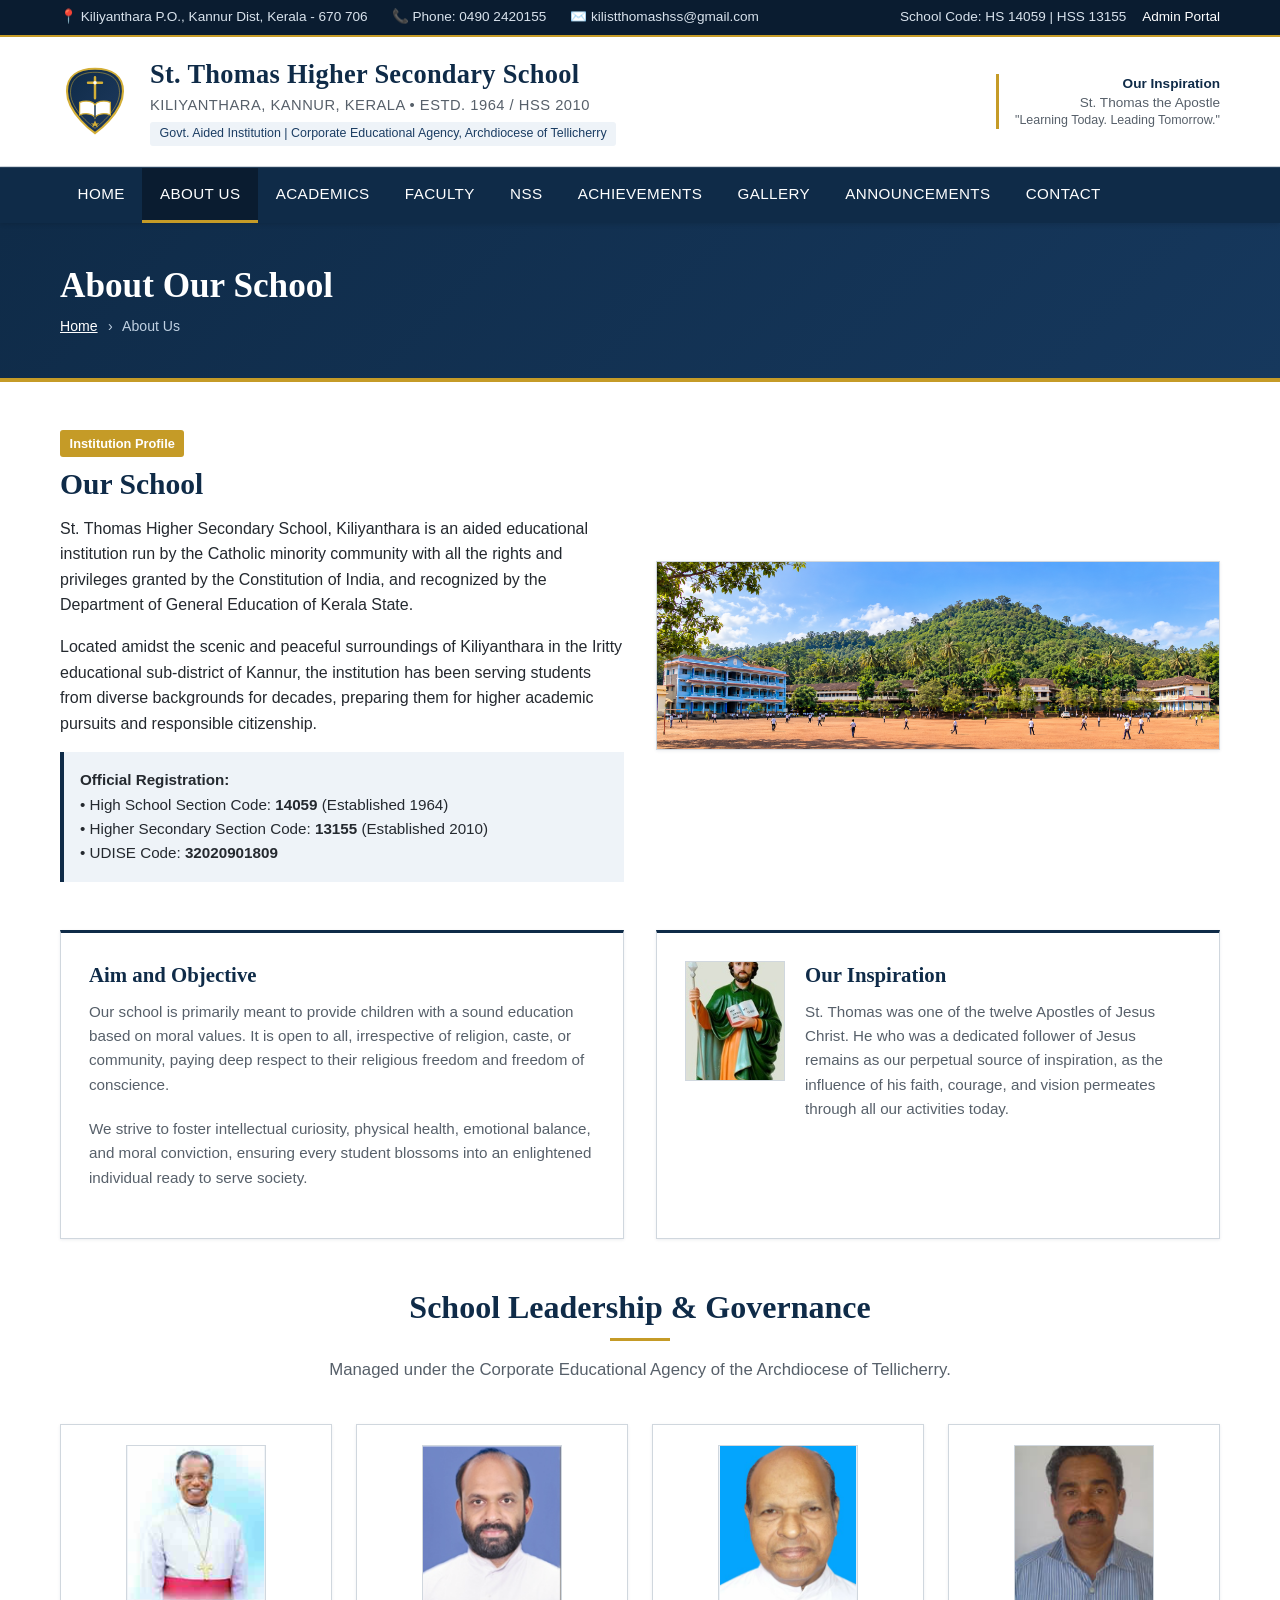
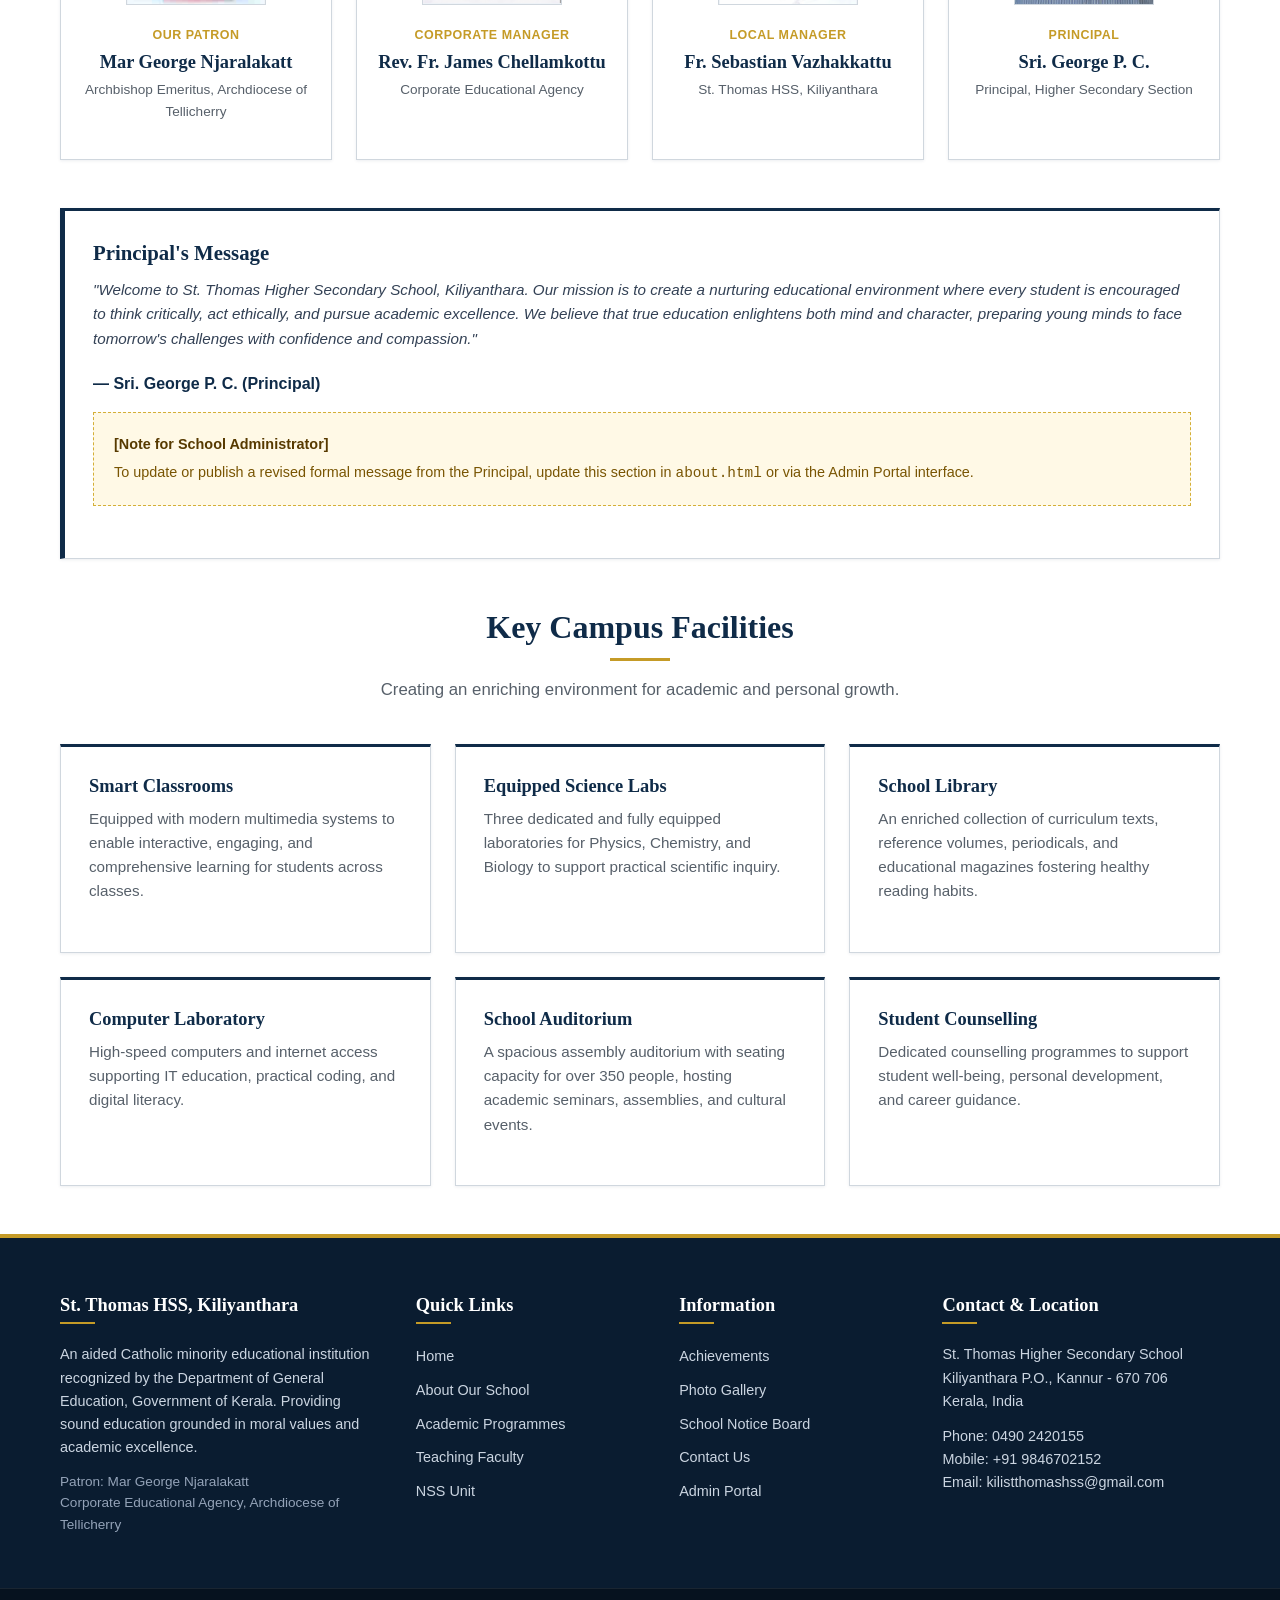
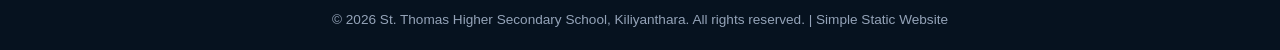
<file: about.html>
<!DOCTYPE html>
<html lang="en">
<head>
  <meta charset="UTF-8">
  <meta name="viewport" content="width=device-width, initial-scale=1.0">
  <meta http-equiv="X-UA-Compatible" content="ie=edge">
  <title>About Us | St. Thomas Higher Secondary School, Kiliyanthara</title>
  <link rel="icon" type="image/svg+xml" href="favicon.svg">
  <link rel="stylesheet" href="style.css">
</head>
<body>

  <!-- Top Utility Bar -->
  <div class="top-bar">
    <div class="container">
      <div class="top-bar-contact">
        <span>📍 Kiliyanthara P.O., Kannur Dist, Kerala - 670 706</span>
        <span>📞 Phone: 0490 2420155</span>
        <span>✉️ kilistthomashss@gmail.com</span>
      </div>
      <div class="top-bar-links">
        <span>School Code: HS 14059 | HSS 13155</span>
        <a href="admin.html">Admin Portal</a>
      </div>
    </div>
  </div>

  <!-- Header & School Branding -->
  <header class="site-header">
    <div class="container header-inner">
      <div class="brand-wrapper">
        <a href="index.html">
          <img src="favicon.svg" alt="St. Thomas School Crest" class="school-logo">
        </a>
        <div class="school-title-area">
          <h1>St. Thomas Higher Secondary School</h1>
          <div class="school-subtitle">Kiliyanthara, Kannur, Kerala • Estd. 1964 / HSS 2010</div>
          <div class="school-codes">Govt. Aided Institution | Corporate Educational Agency, Archdiocese of Tellicherry</div>
        </div>
      </div>
      <div class="header-extra">
        <strong>Our Inspiration</strong>
        <span>St. Thomas the Apostle</span>
        <div style="font-size: 0.78rem; color: #57606a;">"Learning Today. Leading Tomorrow."</div>
      </div>
    </div>
  </header>

  <!-- Primary Navigation Bar -->
  <nav class="navbar" aria-label="Main Navigation">
    <div class="container nav-container">
      <button class="mobile-nav-toggle" aria-label="Toggle navigation" aria-expanded="false">
        ☰ Menu
      </button>
      <ul class="nav-menu">
        <li class="nav-item"><a href="index.html" class="nav-link">Home</a></li>
        <li class="nav-item active"><a href="about.html" class="nav-link">About Us</a></li>
        <li class="nav-item"><a href="academics.html" class="nav-link">Academics</a></li>
        <li class="nav-item"><a href="faculty.html" class="nav-link">Faculty</a></li>
        <li class="nav-item"><a href="nss.html" class="nav-link">NSS</a></li>
        <li class="nav-item"><a href="achievements.html" class="nav-link">Achievements</a></li>
        <li class="nav-item"><a href="gallery.html" class="nav-link">Gallery</a></li>
        <li class="nav-item"><a href="announcements.html" class="nav-link">Announcements</a></li>
        <li class="nav-item"><a href="contact.html" class="nav-link">Contact</a></li>
      </ul>
    </div>
  </nav>

  <!-- Page Title Banner -->
  <section class="page-title-banner">
    <div class="container">
      <h1>About Our School</h1>
      <div class="breadcrumb">
        <a href="index.html">Home</a> <span>›</span> About Us
      </div>
    </div>
  </section>

  <!-- Main About Content Section -->
  <section class="section">
    <div class="container">
      <div class="grid-2" style="align-items: center; margin-bottom: 3rem;">
        <div>
          <span class="badge-gold">Institution Profile</span>
          <h2 style="margin-top: 0.5rem;">Our School</h2>
          <p>
            St. Thomas Higher Secondary School, Kiliyanthara is an aided educational institution run by the Catholic minority community with all the rights and privileges granted by the Constitution of India, and recognized by the Department of General Education of Kerala State.
          </p>
          <p>
            Located amidst the scenic and peaceful surroundings of Kiliyanthara in the Iritty educational sub-district of Kannur, the institution has been serving students from diverse backgrounds for decades, preparing them for higher academic pursuits and responsible citizenship.
          </p>
          <div style="background: var(--color-accent-blue); padding: 1rem; border-left: 4px solid var(--color-primary); font-size: 0.95rem;">
            <strong>Official Registration:</strong><br>
            • High School Section Code: <strong>14059</strong> (Established 1964)<br>
            • Higher Secondary Section Code: <strong>13155</strong> (Established 2010)<br>
            • UDISE Code: <strong>32020901809</strong>
          </div>
        </div>
        <div>
          <img src="image1.png" alt="St. Thomas School Building" style="border: 1px solid var(--color-border); box-shadow: var(--box-shadow);" onerror="this.src='gallery1.jpg'">
        </div>
      </div>

      <!-- Aim & Objective & Inspiration -->
      <div class="grid-2" style="margin-bottom: 3rem;">
        <div class="feature-box">
          <h3>Aim and Objective</h3>
          <p>
            Our school is primarily meant to provide children with a sound education based on moral values. It is open to all, irrespective of religion, caste, or community, paying deep respect to their religious freedom and freedom of conscience.
          </p>
          <p>
            We strive to foster intellectual curiosity, physical health, emotional balance, and moral conviction, ensuring every student blossoms into an enlightened individual ready to serve society.
          </p>
        </div>

        <div class="feature-box">
          <div style="display: flex; gap: 1.25rem; align-items: flex-start;">
            <div style="width: 100px; height: 120px; flex-shrink: 0; border: 1px solid var(--color-border);">
              <img src="st_thomas.jpg" alt="St. Thomas the Apostle" style="width: 100%; height: 100%; object-fit: cover;" onerror="this.style.display='none'">
            </div>
            <div>
              <h3>Our Inspiration</h3>
              <p>
                St. Thomas was one of the twelve Apostles of Jesus Christ. He who was a dedicated follower of Jesus remains as our perpetual source of inspiration, as the influence of his faith, courage, and vision permeates through all our activities today.
              </p>
            </div>
          </div>
        </div>
      </div>

      <!-- School Leadership Hierarchy (Verified Information) -->
      <div class="section-header">
        <h2>School Leadership & Governance</h2>
        <p>Managed under the Corporate Educational Agency of the Archdiocese of Tellicherry.</p>
      </div>

      <div class="leadership-grid" style="margin-bottom: 3rem;">
        <div class="leader-card">
          <div class="leader-photo-wrapper">
            <img src="patron.jpg" alt="Mar George Njaralakatt" class="leader-photo" onerror="this.style.display='none'">
          </div>
          <span class="leader-role">Our Patron</span>
          <h3 class="leader-name">Mar George Njaralakatt</h3>
          <p class="leader-desc">Archbishop Emeritus, Archdiocese of Tellicherry</p>
        </div>

        <div class="leader-card">
          <div class="leader-photo-wrapper">
            <img src="corp_manager.png" alt="Rev. Fr. James Chellamkottu" class="leader-photo" onerror="this.style.display='none'">
          </div>
          <span class="leader-role">Corporate Manager</span>
          <h3 class="leader-name">Rev. Fr. James Chellamkottu</h3>
          <p class="leader-desc">Corporate Educational Agency</p>
        </div>

        <div class="leader-card">
          <div class="leader-photo-wrapper">
            <img src="manager.png" alt="Fr. Sebastian Vazhakkattu" class="leader-photo" onerror="this.style.display='none'">
          </div>
          <span class="leader-role">Local Manager</span>
          <h3 class="leader-name">Fr. Sebastian Vazhakkattu</h3>
          <p class="leader-desc">St. Thomas HSS, Kiliyanthara</p>
        </div>

        <div class="leader-card">
          <div class="leader-photo-wrapper">
            <img src="principal.jpg" alt="Sri. George P. C." class="leader-photo" onerror="this.style.display='none'">
          </div>
          <span class="leader-role">Principal</span>
          <h3 class="leader-name">Sri. George P. C.</h3>
          <p class="leader-desc">Principal, Higher Secondary Section</p>
        </div>
      </div>

      <!-- Principal's Message Placeholder -->
      <div class="feature-box" style="border-left: 5px solid var(--color-primary); margin-bottom: 2rem;">
        <h3>Principal's Message</h3>
        <p style="font-style: italic; color: #334155;">
          "Welcome to St. Thomas Higher Secondary School, Kiliyanthara. Our mission is to create a nurturing educational environment where every student is encouraged to think critically, act ethically, and pursue academic excellence. We believe that true education enlightens both mind and character, preparing young minds to face tomorrow's challenges with confidence and compassion."
        </p>
        <div style="margin-top: 1rem; font-weight: bold; color: var(--color-primary);">
          — Sri. George P. C. (Principal)
        </div>
        <div class="placeholder-callout" style="margin-top: 1rem;">
          <strong>[Note for School Administrator]</strong>
          To update or publish a revised formal message from the Principal, update this section in <code>about.html</code> or via the Admin Portal interface.
        </div>
      </div>

      <!-- Campus Infrastructure & Facilities Overview -->
      <div class="section-header" style="margin-top: 3rem;">
        <h2>Key Campus Facilities</h2>
        <p>Creating an enriching environment for academic and personal growth.</p>
      </div>

      <div class="grid-3">
        <div class="feature-box">
          <h4>Smart Classrooms</h4>
          <p>Equipped with modern multimedia systems to enable interactive, engaging, and comprehensive learning for students across classes.</p>
        </div>
        <div class="feature-box">
          <h4>Equipped Science Labs</h4>
          <p>Three dedicated and fully equipped laboratories for Physics, Chemistry, and Biology to support practical scientific inquiry.</p>
        </div>
        <div class="feature-box">
          <h4>School Library</h4>
          <p>An enriched collection of curriculum texts, reference volumes, periodicals, and educational magazines fostering healthy reading habits.</p>
        </div>
        <div class="feature-box">
          <h4>Computer Laboratory</h4>
          <p>High-speed computers and internet access supporting IT education, practical coding, and digital literacy.</p>
        </div>
        <div class="feature-box">
          <h4>School Auditorium</h4>
          <p>A spacious assembly auditorium with seating capacity for over 350 people, hosting academic seminars, assemblies, and cultural events.</p>
        </div>
        <div class="feature-box">
          <h4>Student Counselling</h4>
          <p>Dedicated counselling programmes to support student well-being, personal development, and career guidance.</p>
        </div>
      </div>

    </div>
  </section>

  <!-- Site Footer -->
  <footer class="site-footer">
    <div class="container footer-grid">
      <div class="footer-col">
        <h4>St. Thomas HSS, Kiliyanthara</h4>
        <p>
          An aided Catholic minority educational institution recognized by the Department of General Education, Government of Kerala. Providing sound education grounded in moral values and academic excellence.
        </p>
        <p style="font-size: 0.85rem; color: #94a3b8;">
          Patron: Mar George Njaralakatt<br>
          Corporate Educational Agency, Archdiocese of Tellicherry
        </p>
      </div>

      <div class="footer-col">
        <h4>Quick Links</h4>
        <ul class="footer-links">
          <li><a href="index.html">Home</a></li>
          <li><a href="about.html">About Our School</a></li>
          <li><a href="academics.html">Academic Programmes</a></li>
          <li><a href="faculty.html">Teaching Faculty</a></li>
          <li><a href="nss.html">NSS Unit</a></li>
        </ul>
      </div>

      <div class="footer-col">
        <h4>Information</h4>
        <ul class="footer-links">
          <li><a href="achievements.html">Achievements</a></li>
          <li><a href="gallery.html">Photo Gallery</a></li>
          <li><a href="announcements.html">School Notice Board</a></li>
          <li><a href="contact.html">Contact Us</a></li>
          <li><a href="admin.html">Admin Portal</a></li>
        </ul>
      </div>

      <div class="footer-col">
        <h4>Contact & Location</h4>
        <p>
          St. Thomas Higher Secondary School<br>
          Kiliyanthara P.O., Kannur - 670 706<br>
          Kerala, India
        </p>
        <p>
          Phone: 0490 2420155<br>
          Mobile: +91 9846702152<br>
          Email: kilistthomashss@gmail.com
        </p>
      </div>
    </div>

    <div class="footer-bottom">
      <div class="container">
        <p>© 2026 St. Thomas Higher Secondary School, Kiliyanthara. All rights reserved. | Simple Static Website</p>
      </div>
    </div>
  </footer>

  <script src="script.js"></script>
</body>
</html>
</file>
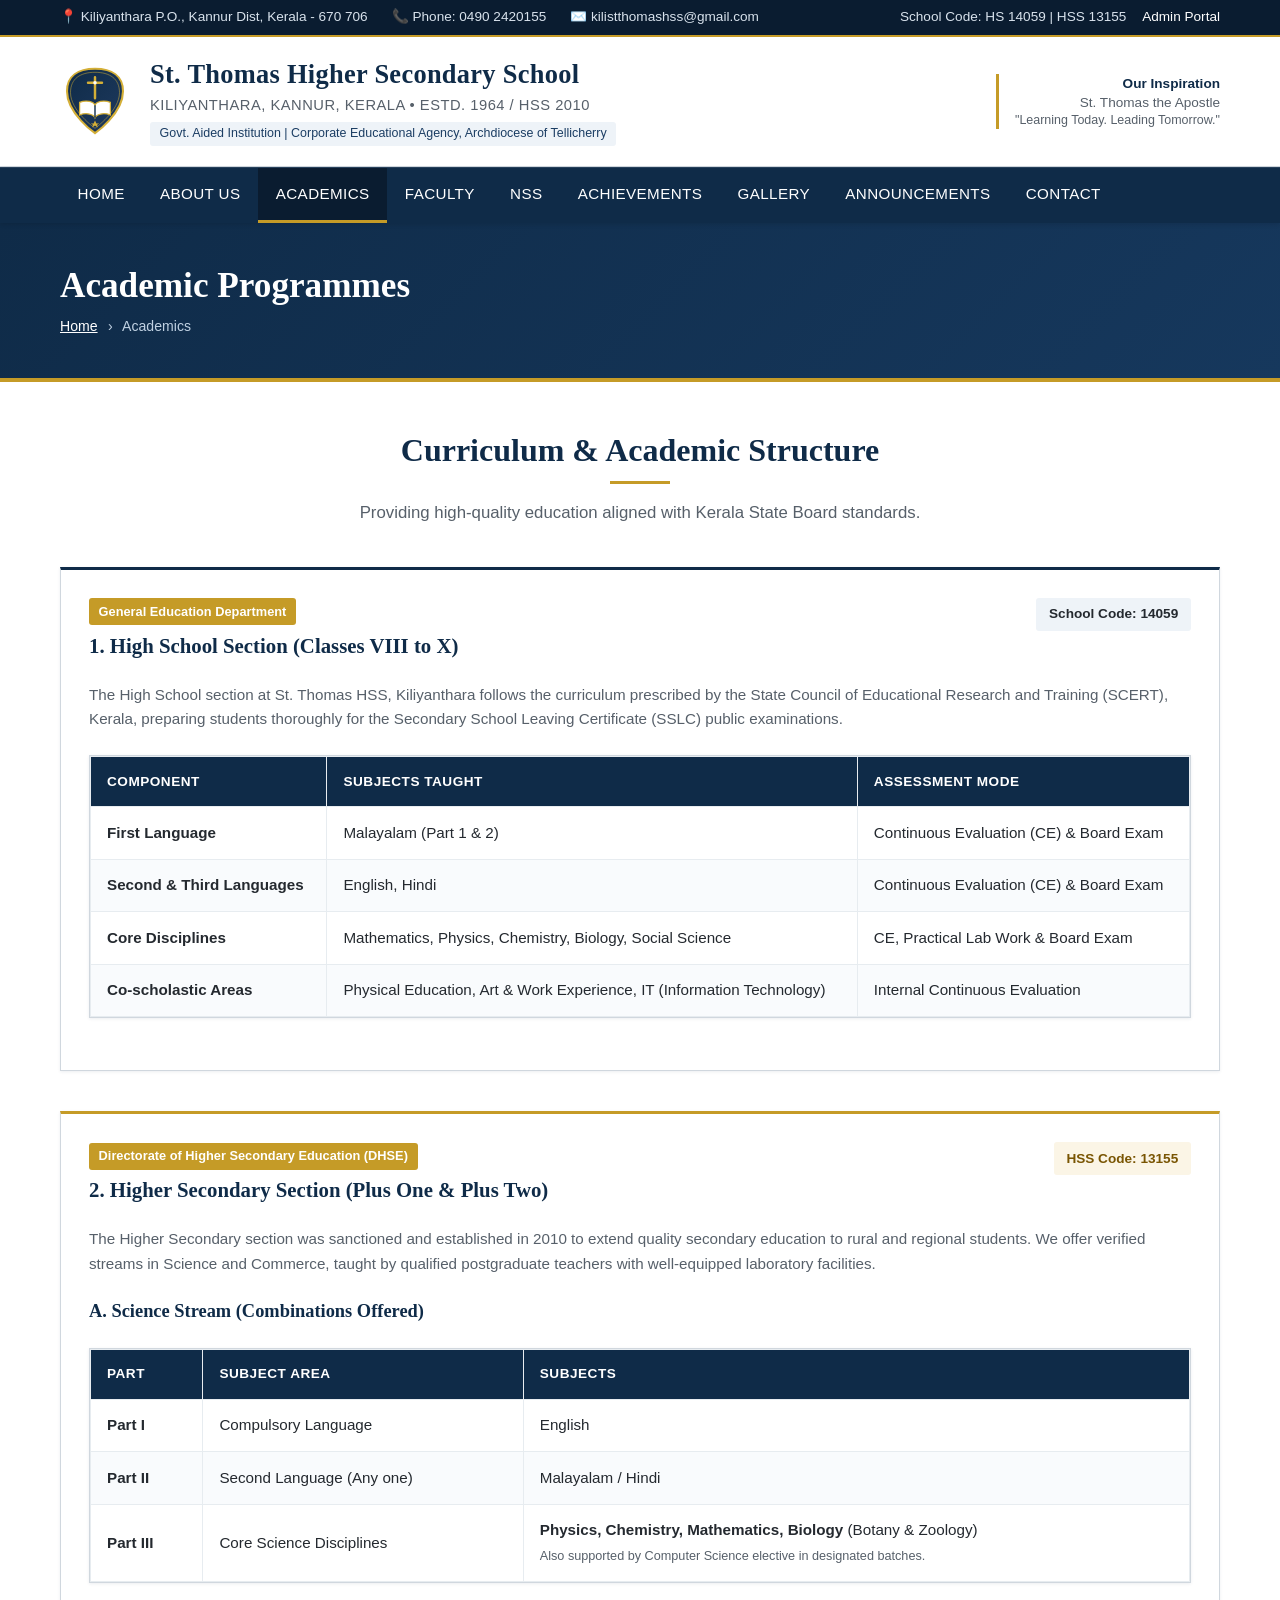
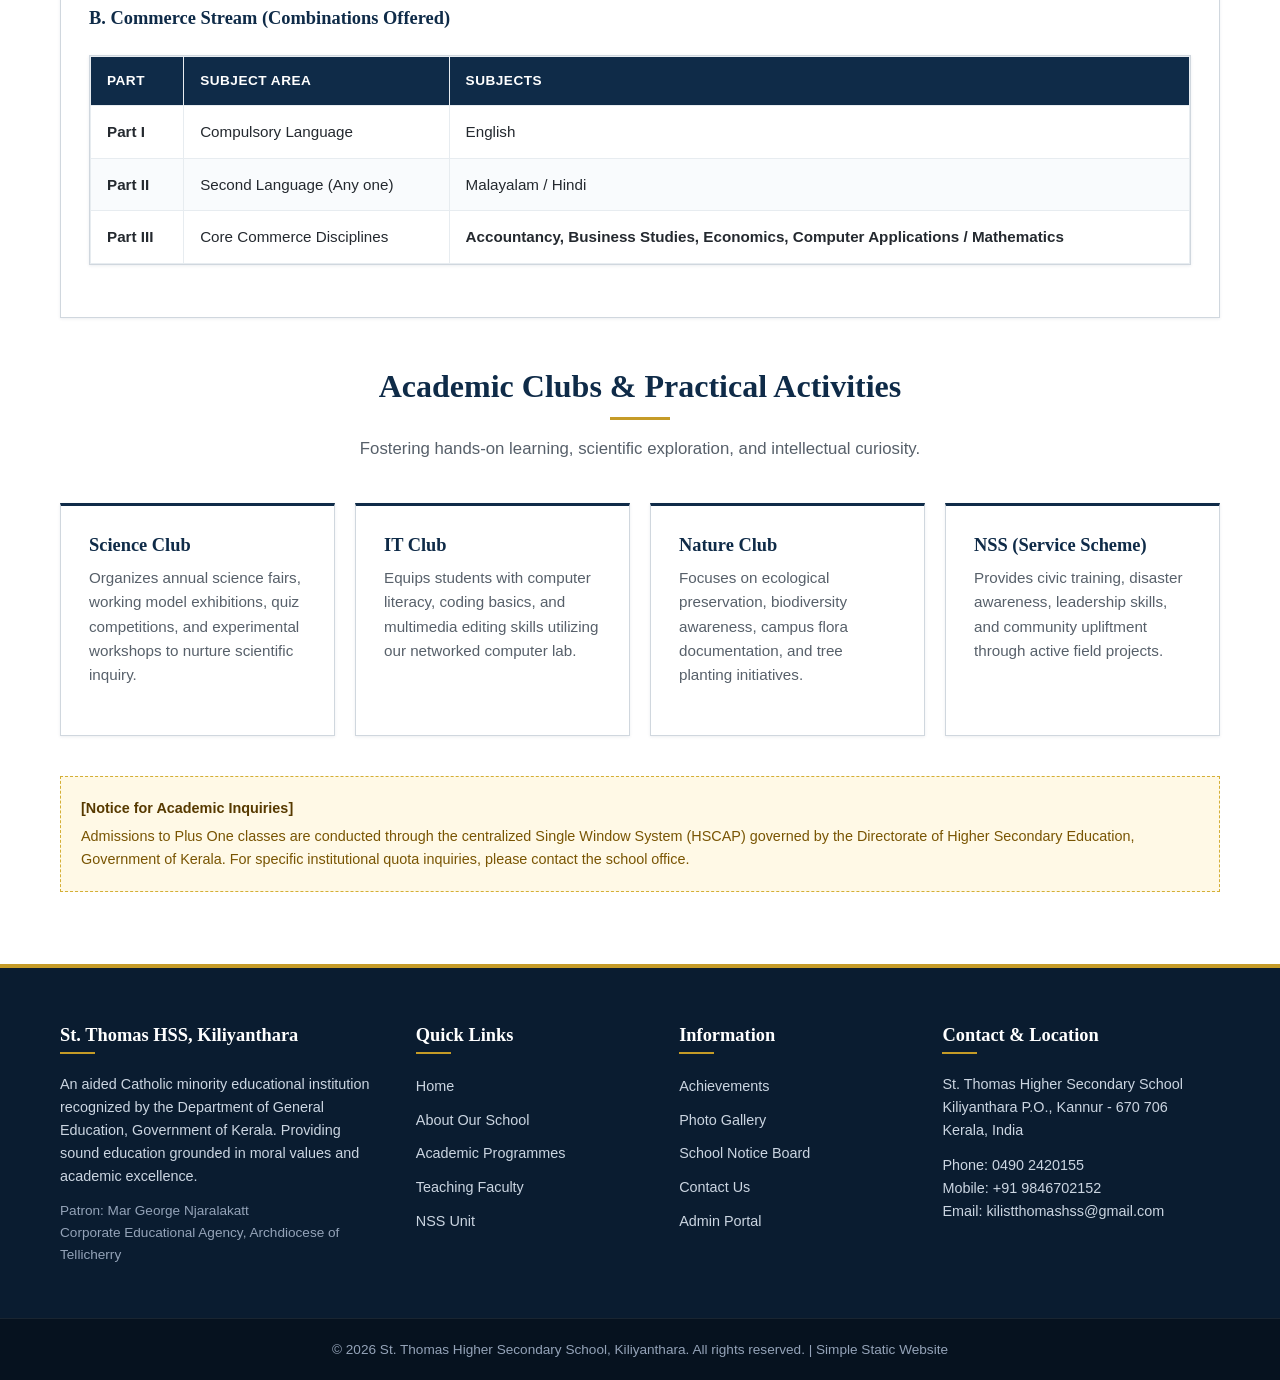
<file: academics.html>
<!DOCTYPE html>
<html lang="en">
<head>
  <meta charset="UTF-8">
  <meta name="viewport" content="width=device-width, initial-scale=1.0">
  <meta http-equiv="X-UA-Compatible" content="ie=edge">
  <title>Academics | St. Thomas Higher Secondary School, Kiliyanthara</title>
  <link rel="icon" type="image/svg+xml" href="favicon.svg">
  <link rel="stylesheet" href="style.css">
</head>
<body>

  <!-- Top Utility Bar -->
  <div class="top-bar">
    <div class="container">
      <div class="top-bar-contact">
        <span>📍 Kiliyanthara P.O., Kannur Dist, Kerala - 670 706</span>
        <span>📞 Phone: 0490 2420155</span>
        <span>✉️ kilistthomashss@gmail.com</span>
      </div>
      <div class="top-bar-links">
        <span>School Code: HS 14059 | HSS 13155</span>
        <a href="admin.html">Admin Portal</a>
      </div>
    </div>
  </div>

  <!-- Header & School Branding -->
  <header class="site-header">
    <div class="container header-inner">
      <div class="brand-wrapper">
        <a href="index.html">
          <img src="favicon.svg" alt="St. Thomas School Crest" class="school-logo">
        </a>
        <div class="school-title-area">
          <h1>St. Thomas Higher Secondary School</h1>
          <div class="school-subtitle">Kiliyanthara, Kannur, Kerala • Estd. 1964 / HSS 2010</div>
          <div class="school-codes">Govt. Aided Institution | Corporate Educational Agency, Archdiocese of Tellicherry</div>
        </div>
      </div>
      <div class="header-extra">
        <strong>Our Inspiration</strong>
        <span>St. Thomas the Apostle</span>
        <div style="font-size: 0.78rem; color: #57606a;">"Learning Today. Leading Tomorrow."</div>
      </div>
    </div>
  </header>

  <!-- Primary Navigation Bar -->
  <nav class="navbar" aria-label="Main Navigation">
    <div class="container nav-container">
      <button class="mobile-nav-toggle" aria-label="Toggle navigation" aria-expanded="false">
        ☰ Menu
      </button>
      <ul class="nav-menu">
        <li class="nav-item"><a href="index.html" class="nav-link">Home</a></li>
        <li class="nav-item"><a href="about.html" class="nav-link">About Us</a></li>
        <li class="nav-item active"><a href="academics.html" class="nav-link">Academics</a></li>
        <li class="nav-item"><a href="faculty.html" class="nav-link">Faculty</a></li>
        <li class="nav-item"><a href="nss.html" class="nav-link">NSS</a></li>
        <li class="nav-item"><a href="achievements.html" class="nav-link">Achievements</a></li>
        <li class="nav-item"><a href="gallery.html" class="nav-link">Gallery</a></li>
        <li class="nav-item"><a href="announcements.html" class="nav-link">Announcements</a></li>
        <li class="nav-item"><a href="contact.html" class="nav-link">Contact</a></li>
      </ul>
    </div>
  </nav>

  <!-- Page Title Banner -->
  <section class="page-title-banner">
    <div class="container">
      <h1>Academic Programmes</h1>
      <div class="breadcrumb">
        <a href="index.html">Home</a> <span>›</span> Academics
      </div>
    </div>
  </section>

  <!-- Academic Overview Section -->
  <section class="section">
    <div class="container">
      <div class="section-header">
        <h2>Curriculum & Academic Structure</h2>
        <p>Providing high-quality education aligned with Kerala State Board standards.</p>
      </div>

      <!-- High School Section -->
      <div class="feature-box" style="margin-bottom: 2.5rem; border-top-color: var(--color-primary);">
        <div style="display: flex; justify-content: space-between; align-items: flex-start; flex-wrap: wrap; gap: 1rem;">
          <div>
            <span class="badge-gold">General Education Department</span>
            <h3 style="margin-top: 0.4rem;">1. High School Section (Classes VIII to X)</h3>
          </div>
          <div style="background: var(--color-accent-blue); padding: 0.35rem 0.8rem; border-radius: 3px; font-weight: 600; font-size: 0.85rem;">
            School Code: 14059
          </div>
        </div>
        <p style="margin-top: 0.75rem;">
          The High School section at St. Thomas HSS, Kiliyanthara follows the curriculum prescribed by the State Council of Educational Research and Training (SCERT), Kerala, preparing students thoroughly for the Secondary School Leaving Certificate (SSLC) public examinations.
        </p>
        <div class="school-table-wrapper">
          <table class="school-table">
            <thead>
              <tr>
                <th>Component</th>
                <th>Subjects Taught</th>
                <th>Assessment Mode</th>
              </tr>
            </thead>
            <tbody>
              <tr>
                <td><strong>First Language</strong></td>
                <td>Malayalam (Part 1 & 2)</td>
                <td>Continuous Evaluation (CE) & Board Exam</td>
              </tr>
              <tr>
                <td><strong>Second & Third Languages</strong></td>
                <td>English, Hindi</td>
                <td>Continuous Evaluation (CE) & Board Exam</td>
              </tr>
              <tr>
                <td><strong>Core Disciplines</strong></td>
                <td>Mathematics, Physics, Chemistry, Biology, Social Science</td>
                <td>CE, Practical Lab Work & Board Exam</td>
              </tr>
              <tr>
                <td><strong>Co-scholastic Areas</strong></td>
                <td>Physical Education, Art & Work Experience, IT (Information Technology)</td>
                <td>Internal Continuous Evaluation</td>
              </tr>
            </tbody>
          </table>
        </div>
      </div>

      <!-- Higher Secondary Section -->
      <div class="feature-box" style="margin-bottom: 2.5rem; border-top-color: var(--color-gold);">
        <div style="display: flex; justify-content: space-between; align-items: flex-start; flex-wrap: wrap; gap: 1rem;">
          <div>
            <span class="badge-gold">Directorate of Higher Secondary Education (DHSE)</span>
            <h3 style="margin-top: 0.4rem;">2. Higher Secondary Section (Plus One & Plus Two)</h3>
          </div>
          <div style="background: var(--color-gold-light); color: #795503; padding: 0.35rem 0.8rem; border-radius: 3px; font-weight: 600; font-size: 0.85rem;">
            HSS Code: 13155
          </div>
        </div>
        <p style="margin-top: 0.75rem;">
          The Higher Secondary section was sanctioned and established in 2010 to extend quality secondary education to rural and regional students. We offer verified streams in Science and Commerce, taught by qualified postgraduate teachers with well-equipped laboratory facilities.
        </p>

        <!-- Science Stream Table -->
        <h4 style="margin-top: 1.5rem; color: var(--color-primary);">A. Science Stream (Combinations Offered)</h4>
        <div class="school-table-wrapper">
          <table class="school-table">
            <thead>
              <tr>
                <th>Part</th>
                <th>Subject Area</th>
                <th>Subjects</th>
              </tr>
            </thead>
            <tbody>
              <tr>
                <td><strong>Part I</strong></td>
                <td>Compulsory Language</td>
                <td>English</td>
              </tr>
              <tr>
                <td><strong>Part II</strong></td>
                <td>Second Language (Any one)</td>
                <td>Malayalam / Hindi</td>
              </tr>
              <tr>
                <td><strong>Part III</strong></td>
                <td>Core Science Disciplines</td>
                <td>
                  <strong>Physics, Chemistry, Mathematics, Biology</strong> (Botany & Zoology)<br>
                  <small style="color: var(--color-text-muted);">Also supported by Computer Science elective in designated batches.</small>
                </td>
              </tr>
            </tbody>
          </table>
        </div>

        <!-- Commerce Stream Table -->
        <h4 style="margin-top: 1.5rem; color: var(--color-primary);">B. Commerce Stream (Combinations Offered)</h4>
        <div class="school-table-wrapper">
          <table class="school-table">
            <thead>
              <tr>
                <th>Part</th>
                <th>Subject Area</th>
                <th>Subjects</th>
              </tr>
            </thead>
            <tbody>
              <tr>
                <td><strong>Part I</strong></td>
                <td>Compulsory Language</td>
                <td>English</td>
              </tr>
              <tr>
                <td><strong>Part II</strong></td>
                <td>Second Language (Any one)</td>
                <td>Malayalam / Hindi</td>
              </tr>
              <tr>
                <td><strong>Part III</strong></td>
                <td>Core Commerce Disciplines</td>
                <td>
                  <strong>Accountancy, Business Studies, Economics, Computer Applications / Mathematics</strong>
                </td>
              </tr>
            </tbody>
          </table>
        </div>
      </div>

      <!-- Co-curricular Academic Clubs -->
      <div class="section-header" style="margin-top: 3rem;">
        <h2>Academic Clubs & Practical Activities</h2>
        <p>Fostering hands-on learning, scientific exploration, and intellectual curiosity.</p>
      </div>

      <div class="grid-4">
        <div class="feature-box">
          <h4>Science Club</h4>
          <p>Organizes annual science fairs, working model exhibitions, quiz competitions, and experimental workshops to nurture scientific inquiry.</p>
        </div>
        <div class="feature-box">
          <h4>IT Club</h4>
          <p>Equips students with computer literacy, coding basics, and multimedia editing skills utilizing our networked computer lab.</p>
        </div>
        <div class="feature-box">
          <h4>Nature Club</h4>
          <p>Focuses on ecological preservation, biodiversity awareness, campus flora documentation, and tree planting initiatives.</p>
        </div>
        <div class="feature-box">
          <h4>NSS (Service Scheme)</h4>
          <p>Provides civic training, disaster awareness, leadership skills, and community upliftment through active field projects.</p>
        </div>
      </div>

      <div class="placeholder-callout" style="margin-top: 2.5rem;">
        <strong>[Notice for Academic Inquiries]</strong>
        Admissions to Plus One classes are conducted through the centralized Single Window System (HSCAP) governed by the Directorate of Higher Secondary Education, Government of Kerala. For specific institutional quota inquiries, please contact the school office.
      </div>

    </div>
  </section>

  <!-- Site Footer -->
  <footer class="site-footer">
    <div class="container footer-grid">
      <div class="footer-col">
        <h4>St. Thomas HSS, Kiliyanthara</h4>
        <p>
          An aided Catholic minority educational institution recognized by the Department of General Education, Government of Kerala. Providing sound education grounded in moral values and academic excellence.
        </p>
        <p style="font-size: 0.85rem; color: #94a3b8;">
          Patron: Mar George Njaralakatt<br>
          Corporate Educational Agency, Archdiocese of Tellicherry
        </p>
      </div>

      <div class="footer-col">
        <h4>Quick Links</h4>
        <ul class="footer-links">
          <li><a href="index.html">Home</a></li>
          <li><a href="about.html">About Our School</a></li>
          <li><a href="academics.html">Academic Programmes</a></li>
          <li><a href="faculty.html">Teaching Faculty</a></li>
          <li><a href="nss.html">NSS Unit</a></li>
        </ul>
      </div>

      <div class="footer-col">
        <h4>Information</h4>
        <ul class="footer-links">
          <li><a href="achievements.html">Achievements</a></li>
          <li><a href="gallery.html">Photo Gallery</a></li>
          <li><a href="announcements.html">School Notice Board</a></li>
          <li><a href="contact.html">Contact Us</a></li>
          <li><a href="admin.html">Admin Portal</a></li>
        </ul>
      </div>

      <div class="footer-col">
        <h4>Contact & Location</h4>
        <p>
          St. Thomas Higher Secondary School<br>
          Kiliyanthara P.O., Kannur - 670 706<br>
          Kerala, India
        </p>
        <p>
          Phone: 0490 2420155<br>
          Mobile: +91 9846702152<br>
          Email: kilistthomashss@gmail.com
        </p>
      </div>
    </div>

    <div class="footer-bottom">
      <div class="container">
        <p>© 2026 St. Thomas Higher Secondary School, Kiliyanthara. All rights reserved. | Simple Static Website</p>
      </div>
    </div>
  </footer>

  <script src="script.js"></script>
</body>
</html>
</file>
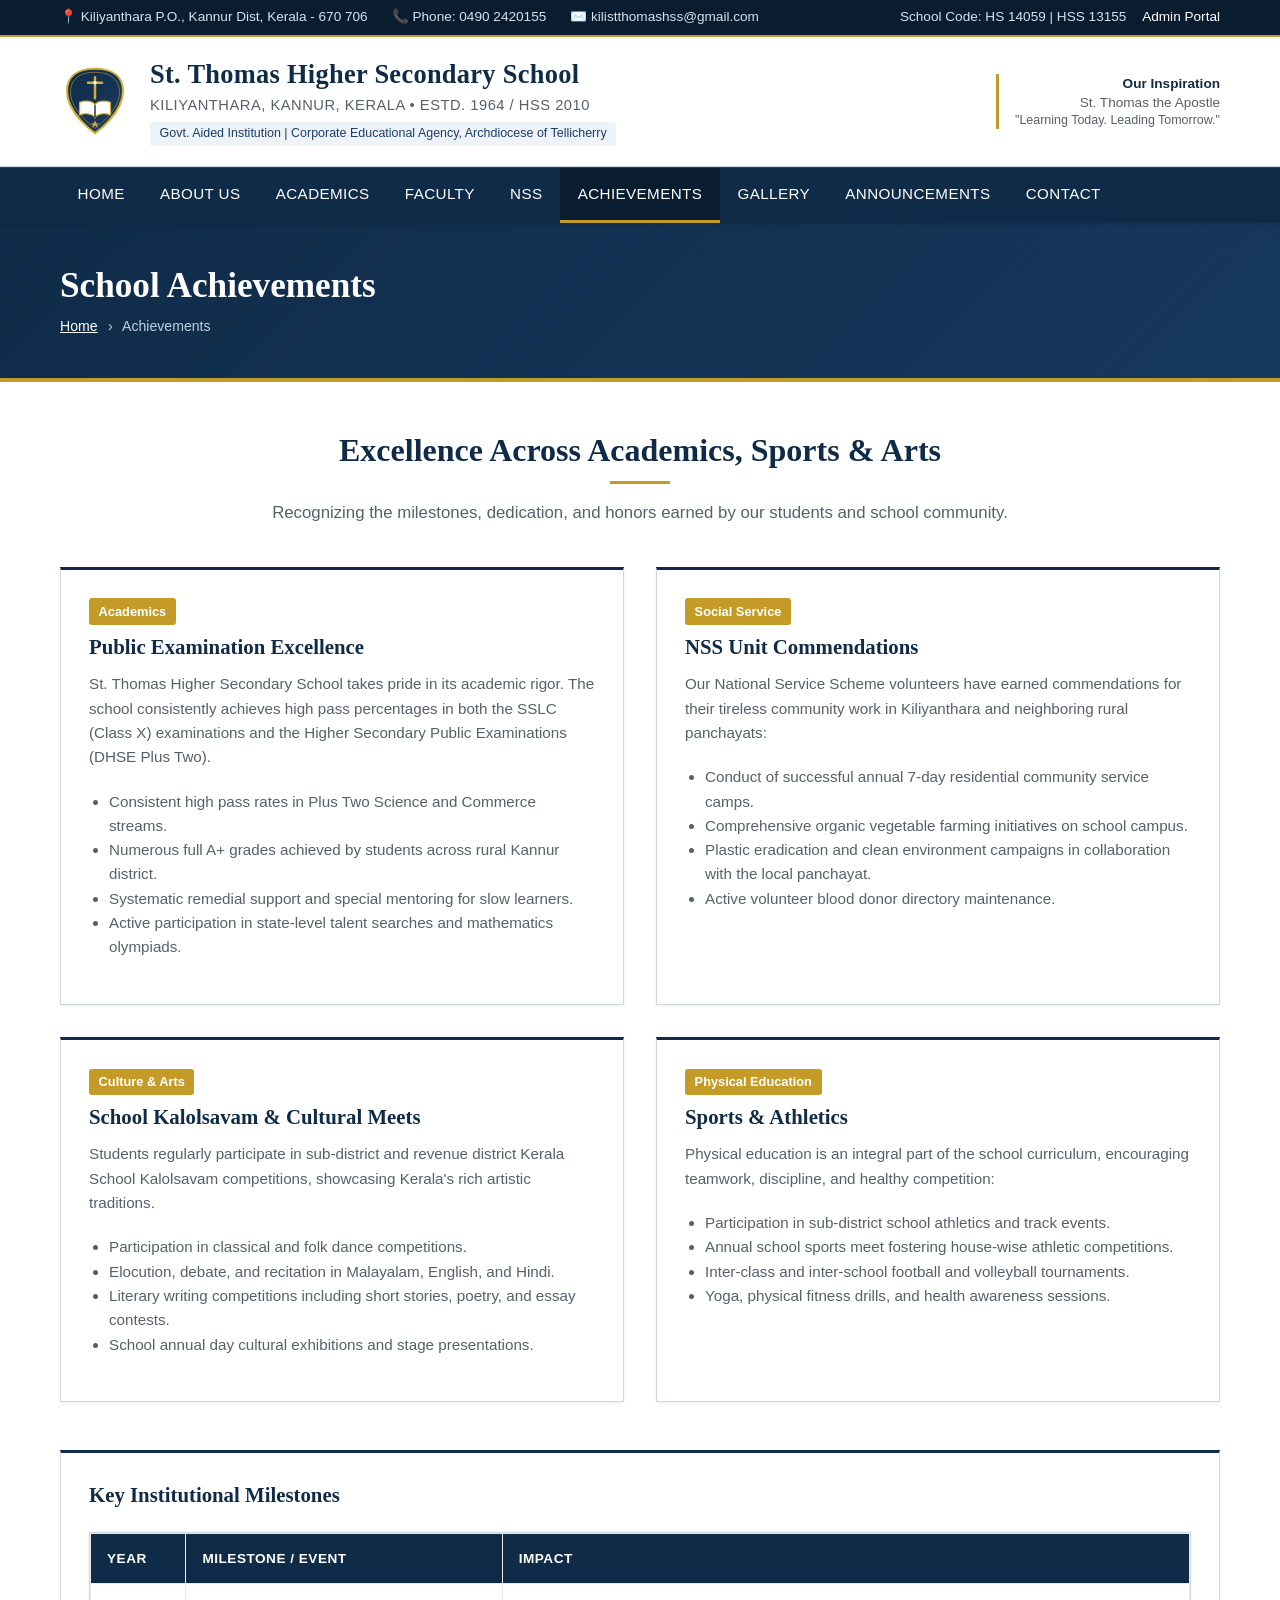
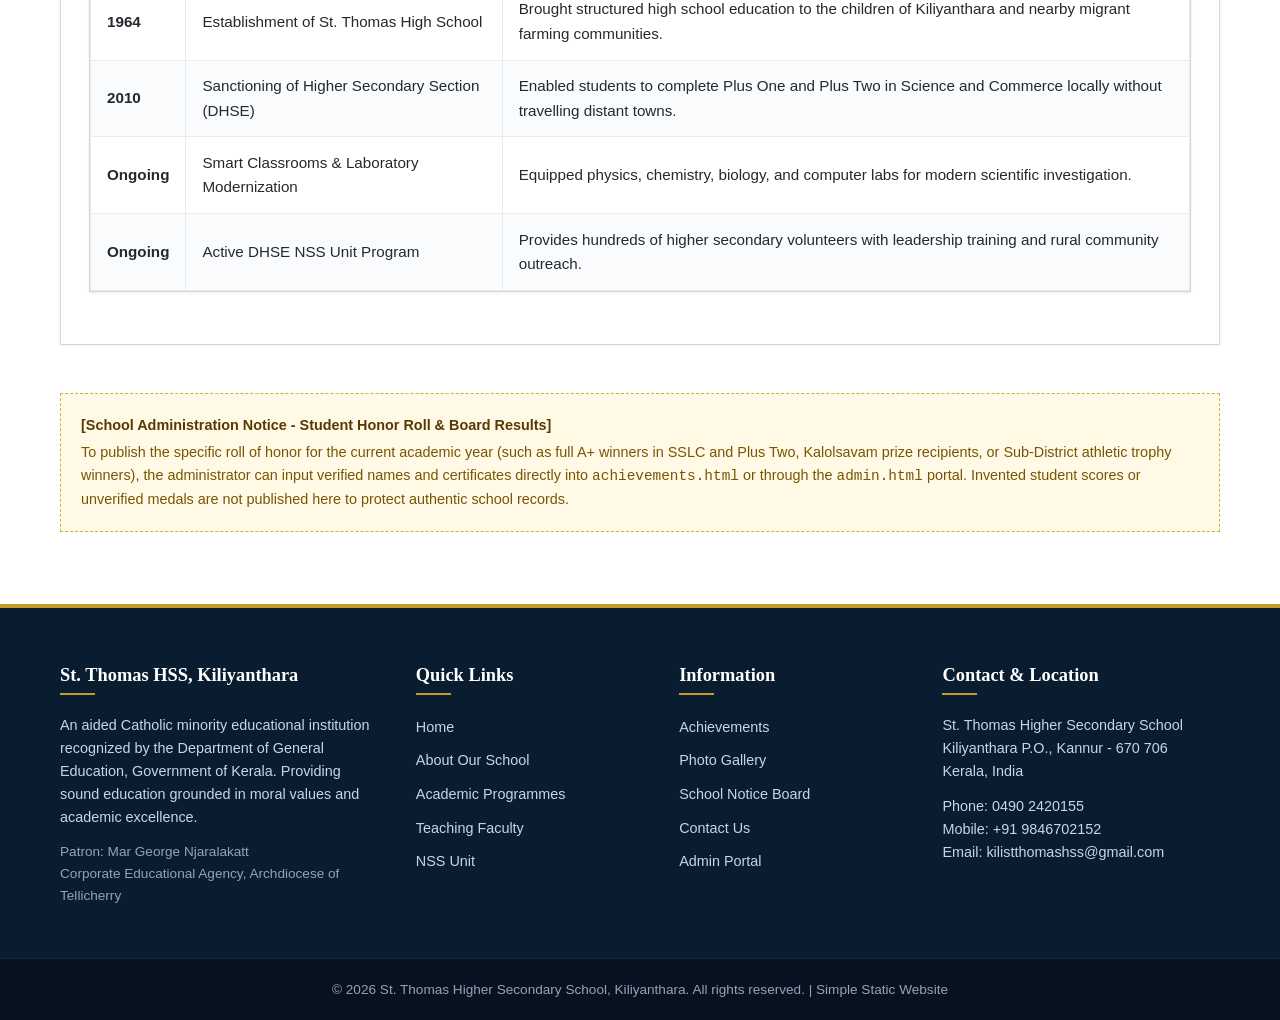
<file: achievements.html>
<!DOCTYPE html>
<html lang="en">
<head>
  <meta charset="UTF-8">
  <meta name="viewport" content="width=device-width, initial-scale=1.0">
  <meta http-equiv="X-UA-Compatible" content="ie=edge">
  <title>Achievements | St. Thomas Higher Secondary School, Kiliyanthara</title>
  <link rel="icon" type="image/svg+xml" href="favicon.svg">
  <link rel="stylesheet" href="style.css">
</head>
<body>

  <!-- Top Utility Bar -->
  <div class="top-bar">
    <div class="container">
      <div class="top-bar-contact">
        <span>📍 Kiliyanthara P.O., Kannur Dist, Kerala - 670 706</span>
        <span>📞 Phone: 0490 2420155</span>
        <span>✉️ kilistthomashss@gmail.com</span>
      </div>
      <div class="top-bar-links">
        <span>School Code: HS 14059 | HSS 13155</span>
        <a href="admin.html">Admin Portal</a>
      </div>
    </div>
  </div>

  <!-- Header & School Branding -->
  <header class="site-header">
    <div class="container header-inner">
      <div class="brand-wrapper">
        <a href="index.html">
          <img src="favicon.svg" alt="St. Thomas School Crest" class="school-logo">
        </a>
        <div class="school-title-area">
          <h1>St. Thomas Higher Secondary School</h1>
          <div class="school-subtitle">Kiliyanthara, Kannur, Kerala • Estd. 1964 / HSS 2010</div>
          <div class="school-codes">Govt. Aided Institution | Corporate Educational Agency, Archdiocese of Tellicherry</div>
        </div>
      </div>
      <div class="header-extra">
        <strong>Our Inspiration</strong>
        <span>St. Thomas the Apostle</span>
        <div style="font-size: 0.78rem; color: #57606a;">"Learning Today. Leading Tomorrow."</div>
      </div>
    </div>
  </header>

  <!-- Primary Navigation Bar -->
  <nav class="navbar" aria-label="Main Navigation">
    <div class="container nav-container">
      <button class="mobile-nav-toggle" aria-label="Toggle navigation" aria-expanded="false">
        ☰ Menu
      </button>
      <ul class="nav-menu">
        <li class="nav-item"><a href="index.html" class="nav-link">Home</a></li>
        <li class="nav-item"><a href="about.html" class="nav-link">About Us</a></li>
        <li class="nav-item"><a href="academics.html" class="nav-link">Academics</a></li>
        <li class="nav-item"><a href="faculty.html" class="nav-link">Faculty</a></li>
        <li class="nav-item"><a href="nss.html" class="nav-link">NSS</a></li>
        <li class="nav-item active"><a href="achievements.html" class="nav-link">Achievements</a></li>
        <li class="nav-item"><a href="gallery.html" class="nav-link">Gallery</a></li>
        <li class="nav-item"><a href="announcements.html" class="nav-link">Announcements</a></li>
        <li class="nav-item"><a href="contact.html" class="nav-link">Contact</a></li>
      </ul>
    </div>
  </nav>

  <!-- Page Title Banner -->
  <section class="page-title-banner">
    <div class="container">
      <h1>School Achievements</h1>
      <div class="breadcrumb">
        <a href="index.html">Home</a> <span>›</span> Achievements
      </div>
    </div>
  </section>

  <!-- Achievements Content Section -->
  <section class="section">
    <div class="container">
      <div class="section-header">
        <h2>Excellence Across Academics, Sports & Arts</h2>
        <p>Recognizing the milestones, dedication, and honors earned by our students and school community.</p>
      </div>

      <!-- Categories Grid -->
      <div class="grid-2" style="margin-bottom: 3rem;">
        
        <!-- 1. Academic Performance -->
        <div class="feature-box">
          <span class="badge-gold">Academics</span>
          <h3 style="margin-top: 0.5rem;">Public Examination Excellence</h3>
          <p>
            St. Thomas Higher Secondary School takes pride in its academic rigor. The school consistently achieves high pass percentages in both the SSLC (Class X) examinations and the Higher Secondary Public Examinations (DHSE Plus Two).
          </p>
          <ul style="color: var(--color-text-muted); font-size: 0.95rem;">
            <li>Consistent high pass rates in Plus Two Science and Commerce streams.</li>
            <li>Numerous full A+ grades achieved by students across rural Kannur district.</li>
            <li>Systematic remedial support and special mentoring for slow learners.</li>
            <li>Active participation in state-level talent searches and mathematics olympiads.</li>
          </ul>
        </div>

        <!-- 2. NSS & Community Recognition -->
        <div class="feature-box">
          <span class="badge-gold">Social Service</span>
          <h3 style="margin-top: 0.5rem;">NSS Unit Commendations</h3>
          <p>
            Our National Service Scheme volunteers have earned commendations for their tireless community work in Kiliyanthara and neighboring rural panchayats:
          </p>
          <ul style="color: var(--color-text-muted); font-size: 0.95rem;">
            <li>Conduct of successful annual 7-day residential community service camps.</li>
            <li>Comprehensive organic vegetable farming initiatives on school campus.</li>
            <li>Plastic eradication and clean environment campaigns in collaboration with the local panchayat.</li>
            <li>Active volunteer blood donor directory maintenance.</li>
          </ul>
        </div>

        <!-- 3. Arts & Cultural Competitions -->
        <div class="feature-box">
          <span class="badge-gold">Culture & Arts</span>
          <h3 style="margin-top: 0.5rem;">School Kalolsavam & Cultural Meets</h3>
          <p>
            Students regularly participate in sub-district and revenue district Kerala School Kalolsavam competitions, showcasing Kerala's rich artistic traditions.
          </p>
          <ul style="color: var(--color-text-muted); font-size: 0.95rem;">
            <li>Participation in classical and folk dance competitions.</li>
            <li>Elocution, debate, and recitation in Malayalam, English, and Hindi.</li>
            <li>Literary writing competitions including short stories, poetry, and essay contests.</li>
            <li>School annual day cultural exhibitions and stage presentations.</li>
          </ul>
        </div>

        <!-- 4. Sports & Games -->
        <div class="feature-box">
          <span class="badge-gold">Physical Education</span>
          <h3 style="margin-top: 0.5rem;">Sports & Athletics</h3>
          <p>
            Physical education is an integral part of the school curriculum, encouraging teamwork, discipline, and healthy competition:
          </p>
          <ul style="color: var(--color-text-muted); font-size: 0.95rem;">
            <li>Participation in sub-district school athletics and track events.</li>
            <li>Annual school sports meet fostering house-wise athletic competitions.</li>
            <li>Inter-class and inter-school football and volleyball tournaments.</li>
            <li>Yoga, physical fitness drills, and health awareness sessions.</li>
          </ul>
        </div>

      </div>

      <!-- Institutional Milestones Table -->
      <div class="feature-box" style="margin-bottom: 3rem;">
        <h3>Key Institutional Milestones</h3>
        <div class="school-table-wrapper">
          <table class="school-table">
            <thead>
              <tr>
                <th>Year</th>
                <th>Milestone / Event</th>
                <th>Impact</th>
              </tr>
            </thead>
            <tbody>
              <tr>
                <td><strong>1964</strong></td>
                <td>Establishment of St. Thomas High School</td>
                <td>Brought structured high school education to the children of Kiliyanthara and nearby migrant farming communities.</td>
              </tr>
              <tr>
                <td><strong>2010</strong></td>
                <td>Sanctioning of Higher Secondary Section (DHSE)</td>
                <td>Enabled students to complete Plus One and Plus Two in Science and Commerce locally without travelling distant towns.</td>
              </tr>
              <tr>
                <td><strong>Ongoing</strong></td>
                <td>Smart Classrooms & Laboratory Modernization</td>
                <td>Equipped physics, chemistry, biology, and computer labs for modern scientific investigation.</td>
              </tr>
              <tr>
                <td><strong>Ongoing</strong></td>
                <td>Active DHSE NSS Unit Program</td>
                <td>Provides hundreds of higher secondary volunteers with leadership training and rural community outreach.</td>
              </tr>
            </tbody>
          </table>
        </div>
      </div>

      <!-- Verified Information Placeholder for Current Year -->
      <div class="placeholder-callout">
        <strong>[School Administration Notice - Student Honor Roll & Board Results]</strong>
        To publish the specific roll of honor for the current academic year (such as full A+ winners in SSLC and Plus Two, Kalolsavam prize recipients, or Sub-District athletic trophy winners), the administrator can input verified names and certificates directly into <code>achievements.html</code> or through the <code>admin.html</code> portal. Invented student scores or unverified medals are not published here to protect authentic school records.
      </div>

    </div>
  </section>

  <!-- Site Footer -->
  <footer class="site-footer">
    <div class="container footer-grid">
      <div class="footer-col">
        <h4>St. Thomas HSS, Kiliyanthara</h4>
        <p>
          An aided Catholic minority educational institution recognized by the Department of General Education, Government of Kerala. Providing sound education grounded in moral values and academic excellence.
        </p>
        <p style="font-size: 0.85rem; color: #94a3b8;">
          Patron: Mar George Njaralakatt<br>
          Corporate Educational Agency, Archdiocese of Tellicherry
        </p>
      </div>

      <div class="footer-col">
        <h4>Quick Links</h4>
        <ul class="footer-links">
          <li><a href="index.html">Home</a></li>
          <li><a href="about.html">About Our School</a></li>
          <li><a href="academics.html">Academic Programmes</a></li>
          <li><a href="faculty.html">Teaching Faculty</a></li>
          <li><a href="nss.html">NSS Unit</a></li>
        </ul>
      </div>

      <div class="footer-col">
        <h4>Information</h4>
        <ul class="footer-links">
          <li><a href="achievements.html">Achievements</a></li>
          <li><a href="gallery.html">Photo Gallery</a></li>
          <li><a href="announcements.html">School Notice Board</a></li>
          <li><a href="contact.html">Contact Us</a></li>
          <li><a href="admin.html">Admin Portal</a></li>
        </ul>
      </div>

      <div class="footer-col">
        <h4>Contact & Location</h4>
        <p>
          St. Thomas Higher Secondary School<br>
          Kiliyanthara P.O., Kannur - 670 706<br>
          Kerala, India
        </p>
        <p>
          Phone: 0490 2420155<br>
          Mobile: +91 9846702152<br>
          Email: kilistthomashss@gmail.com
        </p>
      </div>
    </div>

    <div class="footer-bottom">
      <div class="container">
        <p>© 2026 St. Thomas Higher Secondary School, Kiliyanthara. All rights reserved. | Simple Static Website</p>
      </div>
    </div>
  </footer>

  <script src="script.js"></script>
</body>
</html>
</file>
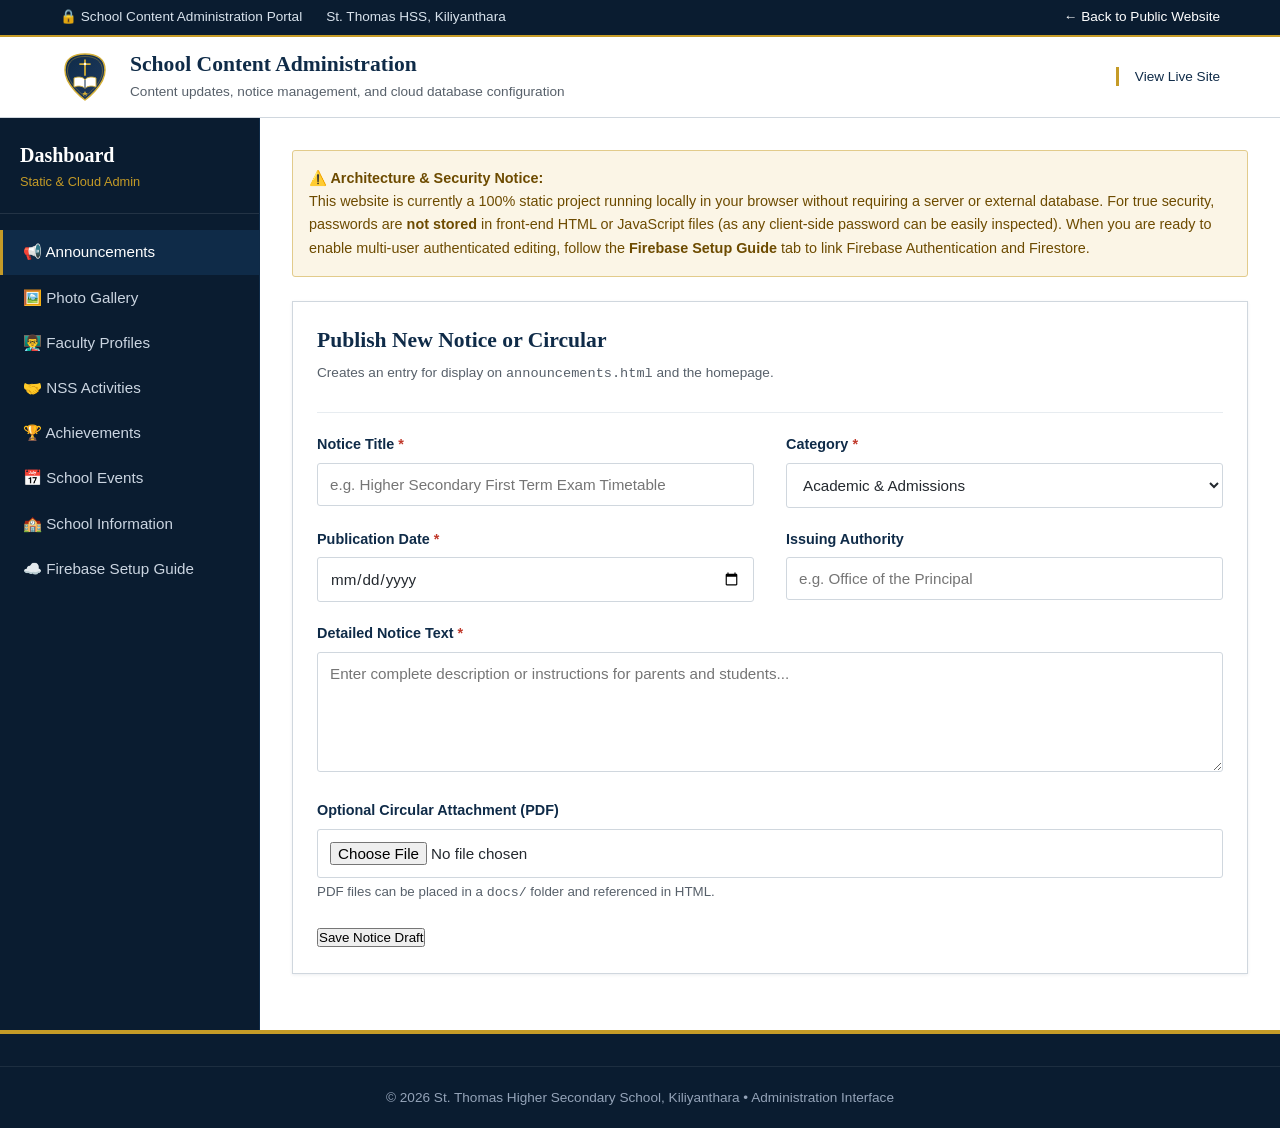
<file: admin.html>
<!DOCTYPE html>
<html lang="en">
<head>
  <meta charset="UTF-8">
  <meta name="viewport" content="width=device-width, initial-scale=1.0">
  <meta http-equiv="X-UA-Compatible" content="ie=edge">
  <title>Admin Interface | St. Thomas Higher Secondary School, Kiliyanthara</title>
  <link rel="icon" type="image/svg+xml" href="favicon.svg">
  <link rel="stylesheet" href="style.css">
</head>
<body>

  <!-- Top Utility Bar -->
  <div class="top-bar">
    <div class="container">
      <div class="top-bar-contact">
        <span>🔒 School Content Administration Portal</span>
        <span>St. Thomas HSS, Kiliyanthara</span>
      </div>
      <div class="top-bar-links">
        <a href="index.html">← Back to Public Website</a>
      </div>
    </div>
  </div>

  <!-- Header -->
  <header class="site-header" style="padding: 0.85rem 0;">
    <div class="container header-inner">
      <div class="brand-wrapper">
        <a href="index.html">
          <img src="favicon.svg" alt="St. Thomas Crest" class="school-logo" style="width: 50px; height: 50px;">
        </a>
        <div>
          <h2 style="font-size: 1.35rem; margin-bottom: 0;">School Content Administration</h2>
          <span style="font-size: 0.85rem; color: var(--color-text-muted);">Content updates, notice management, and cloud database configuration</span>
        </div>
      </div>
      <div class="header-extra">
        <a href="index.html" class="btn btn-outline btn-sm">View Live Site</a>
      </div>
    </div>
  </header>

  <!-- Admin Interface Layout -->
  <div class="admin-layout">
    
    <!-- Sidebar Navigation -->
    <aside class="admin-sidebar">
      <div class="admin-sidebar-header">
        <h2>Dashboard</h2>
        <p>Static & Cloud Admin</p>
      </div>

      <ul class="admin-nav">
        <li class="admin-nav-item">
          <button type="button" class="active" data-tab="tab-announcements">
            📢 Announcements
          </button>
        </li>
        <li class="admin-nav-item">
          <button type="button" data-tab="tab-gallery">
            🖼️ Photo Gallery
          </button>
        </li>
        <li class="admin-nav-item">
          <button type="button" data-tab="tab-faculty">
            👨‍🏫 Faculty Profiles
          </button>
        </li>
        <li class="admin-nav-item">
          <button type="button" data-tab="tab-nss">
            🤝 NSS Activities
          </button>
        </li>
        <li class="admin-nav-item">
          <button type="button" data-tab="tab-achievements">
            🏆 Achievements
          </button>
        </li>
        <li class="admin-nav-item">
          <button type="button" data-tab="tab-events">
            📅 School Events
          </button>
        </li>
        <li class="admin-nav-item">
          <button type="button" data-tab="tab-school-info">
            🏫 School Information
          </button>
        </li>
        <li class="admin-nav-item">
          <button type="button" data-tab="tab-cloud-setup">
            ☁️ Firebase Setup Guide
          </button>
        </li>
      </ul>
    </aside>

    <!-- Content Workspace -->
    <main class="admin-content">

      <!-- Security / Static Architecture Notice -->
      <div class="admin-alert-box">
        <strong>⚠️ Architecture & Security Notice:</strong><br>
        This website is currently a 100% static project running locally in your browser without requiring a server or external database.
        For true security, passwords are <strong>not stored</strong> in front-end HTML or JavaScript files (as any client-side password can be easily inspected).
        When you are ready to enable multi-user authenticated editing, follow the <strong>Firebase Setup Guide</strong> tab to link Firebase Authentication and Firestore.
      </div>

      <!-- Tab 1: Announcements -->
      <div class="admin-tab-pane active" id="tab-announcements">
        <div class="admin-card">
          <div class="admin-card-header">
            <h3>Publish New Notice or Circular</h3>
            <p style="font-size: 0.85rem; color: var(--color-text-muted);">Creates an entry for display on <code>announcements.html</code> and the homepage.</p>
          </div>
          <form onsubmit="event.preventDefault(); alert('In static mode: Copy this notice content into announcements.html, or connect Firebase Firestore for real-time live updates.');">
            <div class="grid-2">
              <div class="form-group">
                <label class="form-label">Notice Title <span class="required">*</span></label>
                <input type="text" class="form-control" placeholder="e.g. Higher Secondary First Term Exam Timetable" required>
              </div>
              <div class="form-group">
                <label class="form-label">Category <span class="required">*</span></label>
                <select class="form-control" required>
                  <option value="academic">Academic & Admissions</option>
                  <option value="exam">Examinations</option>
                  <option value="nss">NSS Unit</option>
                  <option value="general">General Notice</option>
                </select>
              </div>
            </div>
            <div class="grid-2">
              <div class="form-group">
                <label class="form-label">Publication Date <span class="required">*</span></label>
                <input type="date" class="form-control" required>
              </div>
              <div class="form-group">
                <label class="form-label">Issuing Authority</label>
                <input type="text" class="form-control" placeholder="e.g. Office of the Principal">
              </div>
            </div>
            <div class="form-group">
              <label class="form-label">Detailed Notice Text <span class="required">*</span></label>
              <textarea class="form-control" placeholder="Enter complete description or instructions for parents and students..." required></textarea>
            </div>
            <div class="form-group">
              <label class="form-label">Optional Circular Attachment (PDF)</label>
              <input type="file" class="form-control" accept=".pdf,.doc,.docx">
              <small style="color: var(--color-text-muted);">PDF files can be placed in a <code>docs/</code> folder and referenced in HTML.</small>
            </div>
            <button type="submit" class="btn btn-primary">Save Notice Draft</button>
          </form>
        </div>
      </div>

      <!-- Tab 2: Gallery -->
      <div class="admin-tab-pane" id="tab-gallery">
        <div class="admin-card">
          <div class="admin-card-header">
            <h3>Upload & Manage Photo Gallery</h3>
            <p style="font-size: 0.85rem; color: var(--color-text-muted);">Add new photographs to <code>gallery.html</code>.</p>
          </div>
          <form onsubmit="event.preventDefault(); alert('To add photos to the static site: copy your image file to the  folder, then add a gallery-card element in gallery.html.');">
            <div class="grid-2">
              <div class="form-group">
                <label class="form-label">Photo Title</label>
                <input type="text" class="form-control" placeholder="e.g. Annual Sports Meet 100m Dash">
              </div>
              <div class="form-group">
                <label class="form-label">Gallery Category</label>
                <select class="form-control">
                  <option value="campus">School Campus</option>
                  <option value="academic">Academic Activities</option>
                  <option value="nss">NSS Activities</option>
                  <option value="arts">Arts & Culture</option>
                  <option value="sports">Sports</option>
                </select>
              </div>
            </div>
            <div class="form-group">
              <label class="form-label">Image File (JPG, PNG)</label>
              <input type="file" class="form-control" accept="image/*">
            </div>
            <div class="form-group">
              <label class="form-label">Caption / Description</label>
              <textarea class="form-control" placeholder="Short description of the event or activity..."></textarea>
            </div>
            <button type="submit" class="btn btn-primary">Add Photo to Gallery</button>
          </form>
        </div>
      </div>

      <!-- Tab 3: Faculty -->
      <div class="admin-tab-pane" id="tab-faculty">
        <div class="admin-card">
          <div class="admin-card-header">
            <h3>Faculty Directory Management</h3>
            <p style="font-size: 0.85rem; color: var(--color-text-muted);">Update staff rosters, subjects, or contact numbers on <code>faculty.html</code>.</p>
          </div>
          <form onsubmit="event.preventDefault(); alert('Faculty details are stored cleanly in faculty.html. Update the roster there or connect Cloud Firestore.');">
            <div class="grid-2">
              <div class="form-group">
                <label class="form-label">Teacher Name</label>
                <input type="text" class="form-control" placeholder="e.g. Ancy Varghese">
              </div>
              <div class="form-group">
                <label class="form-label">Designation</label>
                <input type="text" class="form-control" placeholder="e.g. HSST / HST / Principal">
              </div>
            </div>
            <div class="grid-2">
              <div class="form-group">
                <label class="form-label">Subject / Discipline</label>
                <input type="text" class="form-control" placeholder="e.g. Chemistry / Mathematics">
              </div>
              <div class="form-group">
                <label class="form-label">Department</label>
                <select class="form-control">
                  <option value="Science">Science Department</option>
                  <option value="Commerce">Commerce Department</option>
                  <option value="Languages">Languages (Malayalam, English, Hindi)</option>
                  <option value="Computer">Computer Applications</option>
                  <option value="HighSchool">High School Section</option>
                </select>
              </div>
            </div>
            <div class="form-group">
              <label class="form-label">Official Contact / Extension</label>
              <input type="text" class="form-control" placeholder="Optional phone number or school extension">
            </div>
            <button type="submit" class="btn btn-primary">Save Faculty Entry</button>
          </form>
        </div>
      </div>

      <!-- Tab 4: NSS Activities -->
      <div class="admin-tab-pane" id="tab-nss">
        <div class="admin-card">
          <div class="admin-card-header">
            <h3>National Service Scheme (NSS) Records</h3>
            <p style="font-size: 0.85rem; color: var(--color-text-muted);">Record unit programs, volunteer counts, and annual special camps on <code>nss.html</code>.</p>
          </div>
          <form onsubmit="event.preventDefault(); alert('NSS details can be updated in nss.html or stored in Firestore.');">
            <div class="grid-2">
              <div class="form-group">
                <label class="form-label">Activity Title</label>
                <input type="text" class="form-control" placeholder="e.g. World Environment Day Sapling Plantation">
              </div>
              <div class="form-group">
                <label class="form-label">Activity Category</label>
                <select class="form-control">
                  <option value="Environment">Environmental / Green Campus</option>
                  <option value="Community">Village Outreach / Sanitation</option>
                  <option value="Agriculture">Organic Farming Project</option>
                  <option value="Camp">Annual 7-Day Residential Camp</option>
                  <option value="Health">Blood Donation / Health Camp</option>
                </select>
              </div>
            </div>
            <div class="grid-2">
              <div class="form-group">
                <label class="form-label">Date Conducted</label>
                <input type="date" class="form-control">
              </div>
              <div class="form-group">
                <label class="form-label">Participating Volunteers</label>
                <input type="number" class="form-control" placeholder="e.g. 50">
              </div>
            </div>
            <div class="form-group">
              <label class="form-label">Report & Outcomes</label>
              <textarea class="form-control" placeholder="Summary of community service carried out, location, and outcomes..."></textarea>
            </div>
            <button type="submit" class="btn btn-primary">Save NSS Record</button>
          </form>
        </div>
      </div>

      <!-- Tab 5: Achievements -->
      <div class="admin-tab-pane" id="tab-achievements">
        <div class="admin-card">
          <div class="admin-card-header">
            <h3>Student Honors & School Achievements</h3>
            <p style="font-size: 0.85rem; color: var(--color-text-muted);">Publish verified results on <code>achievements.html</code>.</p>
          </div>
          <form onsubmit="event.preventDefault(); alert('Add verified student awards directly into achievements.html.');">
            <div class="grid-2">
              <div class="form-group">
                <label class="form-label">Student / Team Name</label>
                <input type="text" class="form-control" placeholder="e.g. Class XII Science Batch 2026">
              </div>
              <div class="form-group">
                <label class="form-label">Category</label>
                <select class="form-control">
                  <option value="BoardExam">Board Exam (SSLC / DHSE Full A+)</option>
                  <option value="Kalolsavam">Arts & Kalolsavam</option>
                  <option value="Sports">Sports & Athletics</option>
                  <option value="Science">Science Fair & Olympiad</option>
                  <option value="NSS">NSS Award / Recognition</option>
                </select>
              </div>
            </div>
            <div class="grid-2">
              <div class="form-group">
                <label class="form-label">Award / Rank Secured</label>
                <input type="text" class="form-control" placeholder="e.g. First Prize in District Level Elocution">
              </div>
              <div class="form-group">
                <label class="form-label">Academic Year</label>
                <input type="text" class="form-control" placeholder="e.g. 2025-2026">
              </div>
            </div>
            <button type="submit" class="btn btn-primary">Publish Achievement</button>
          </form>
        </div>
      </div>

      <!-- Tab 6: Events -->
      <div class="admin-tab-pane" id="tab-events">
        <div class="admin-card">
          <div class="admin-card-header">
            <h3>School Events & Academic Calendar</h3>
            <p style="font-size: 0.85rem; color: var(--color-text-muted);">Schedule assemblies, sports days, and celebrations.</p>
          </div>
          <form onsubmit="event.preventDefault(); alert('Event scheduled. For public broadcast, append to announcements.html.');">
            <div class="grid-2">
              <div class="form-group">
                <label class="form-label">Event Name</label>
                <input type="text" class="form-control" placeholder="e.g. Annual School Day & Kalolsavam">
              </div>
              <div class="form-group">
                <label class="form-label">Event Date</label>
                <input type="date" class="form-control">
              </div>
            </div>
            <div class="grid-2">
              <div class="form-group">
                <label class="form-label">Venue</label>
                <input type="text" class="form-control" placeholder="e.g. School Main Auditorium">
              </div>
              <div class="form-group">
                <label class="form-label">Time</label>
                <input type="text" class="form-control" placeholder="e.g. 10:00 AM - 3:30 PM">
              </div>
            </div>
            <button type="submit" class="btn btn-primary">Save Calendar Event</button>
          </form>
        </div>
      </div>

      <!-- Tab 7: School Info -->
      <div class="admin-tab-pane" id="tab-school-info">
        <div class="admin-card">
          <div class="admin-card-header">
            <h3>General School Credentials & Metadata</h3>
            <p style="font-size: 0.85rem; color: var(--color-text-muted);">Verified institutional data for reference across site headers and footers.</p>
          </div>
          <div class="grid-2">
            <div class="form-group">
              <label class="form-label">Official Institution Name</label>
              <input type="text" class="form-control" value="St. Thomas Higher Secondary School, Kiliyanthara" readonly>
            </div>
            <div class="form-group">
              <label class="form-label">Postal Address</label>
              <input type="text" class="form-control" value="Kiliyanthara P.O., Kannur District, Kerala - 670 706" readonly>
            </div>
          </div>
          <div class="grid-3">
            <div class="form-group">
              <label class="form-label">High School Code</label>
              <input type="text" class="form-control" value="14059" readonly>
            </div>
            <div class="form-group">
              <label class="form-label">Higher Secondary Code</label>
              <input type="text" class="form-control" value="13155" readonly>
            </div>
            <div class="form-group">
              <label class="form-label">UDISE Code</label>
              <input type="text" class="form-control" value="32020901809" readonly>
            </div>
          </div>
          <div class="grid-2">
            <div class="form-group">
              <label class="form-label">Office Telephone</label>
              <input type="text" class="form-control" value="0490 2420155" readonly>
            </div>
            <div class="form-group">
              <label class="form-label">Mobile Contact</label>
              <input type="text" class="form-control" value="+91 9846702152" readonly>
            </div>
          </div>
          <div class="form-group">
            <label class="form-label">Official Email</label>
            <input type="text" class="form-control" value="kilistthomashss@gmail.com" readonly>
          </div>
        </div>
      </div>

      <!-- Tab 8: Firebase & Cloud CMS Setup Guide -->
      <div class="admin-tab-pane" id="tab-cloud-setup">
        <div class="admin-card">
          <div class="admin-card-header">
            <h3>How to Connect Firebase for Live Multi-User Admin</h3>
            <p style="font-size: 0.85rem; color: var(--color-text-muted);">Step-by-step instructions for adding real authentication and cloud database updates.</p>
          </div>
          
          <div style="font-size: 0.95rem; line-height: 1.7; color: var(--color-text-main);">
            <p>
              To allow school administrators to securely log in, publish notices, and upload photos directly from a browser without modifying HTML code manually, follow these steps using Google Firebase (which provides a generous free tier):
            </p>

            <h4 style="color: var(--color-primary); margin-top: 1.5rem;">Step 1: Create a Free Firebase Project</h4>
            <ol>
              <li>Go to <a href="https://console.firebase.google.com/" target="_blank" style="color: var(--color-primary); text-decoration: underline;">https://console.firebase.google.com/</a>.</li>
              <li>Click <strong>"Add project"</strong> and name it (e.g. <code>st-thomas-kiliyanthara</code>).</li>
              <li>Under <strong>Project Settings</strong>, click <strong>"Add web app"</strong> to obtain your project configuration keys.</li>
            </ol>

            <h4 style="color: var(--color-primary); margin-top: 1.5rem;">Step 2: Enable Firebase Authentication</h4>
            <ol>
              <li>Navigate to <strong>Authentication</strong> &gt; <strong>Sign-in method</strong>.</li>
              <li>Enable <strong>Email/Password</strong> authentication.</li>
              <li>Add the school administrator's email (e.g. <code>admin@stthomashss.org</code>) under the <strong>Users</strong> tab.</li>
              <li>This ensures that only authorized staff with verified credentials can make changes.</li>
            </ol>

            <h4 style="color: var(--color-primary); margin-top: 1.5rem;">Step 3: Enable Cloud Firestore</h4>
            <ol>
              <li>Go to <strong>Firestore Database</strong> and click <strong>Create database</strong>.</li>
              <li>Set up collections such as <code>announcements</code>, <code>gallery</code>, and <code>faculty</code>.</li>
              <li>Set Firestore Security Rules to allow <em>read</em> access for the public website, and <em>write</em> access only for authenticated users:
                <pre style="background: #f1f5f9; padding: 1rem; border: 1px solid var(--color-border); margin: 0.5rem 0; overflow-x: auto; font-size: 0.85rem;">
service cloud.firestore {
  match /databases/{database}/documents {
    match /{document=**} {
      allow read: if true;
      allow write: if request.auth != null;
    }
  }
}</pre>
              </li>
            </ol>

            <h4 style="color: var(--color-primary); margin-top: 1.5rem;">Step 4: Enable Firebase Storage (for Photos & Circulars)</h4>
            <ol>
              <li>Navigate to <strong>Storage</strong> and click <strong>Get started</strong>.</li>
              <li>Configure rules to allow public downloads and authenticated uploads.</li>
              <li>Uploaded event photographs will generate direct public download URLs that can be saved into Firestore.</li>
            </ol>

            <div style="background-color: var(--color-accent-blue); padding: 1rem; border-left: 4px solid var(--color-primary); margin-top: 1.5rem;">
              <strong>Alternative: Netlify CMS / Decap CMS</strong><br>
              If deploying to Netlify, you can alternatively enable <strong>Decap CMS</strong> (formerly Netlify CMS). It uses Git commits under the hood to store content directly in your repository without any external database fees.
            </div>
          </div>
        </div>
      </div>

    </main>
  </div>

  <!-- Site Footer -->
  <footer class="site-footer" style="padding-top: 2rem;">
    <div class="footer-bottom" style="background-color: var(--color-primary-dark);">
      <div class="container">
        <p>© 2026 St. Thomas Higher Secondary School, Kiliyanthara • Administration Interface</p>
      </div>
    </div>
  </footer>

  <script src="script.js"></script>
</body>
</html>
</file>
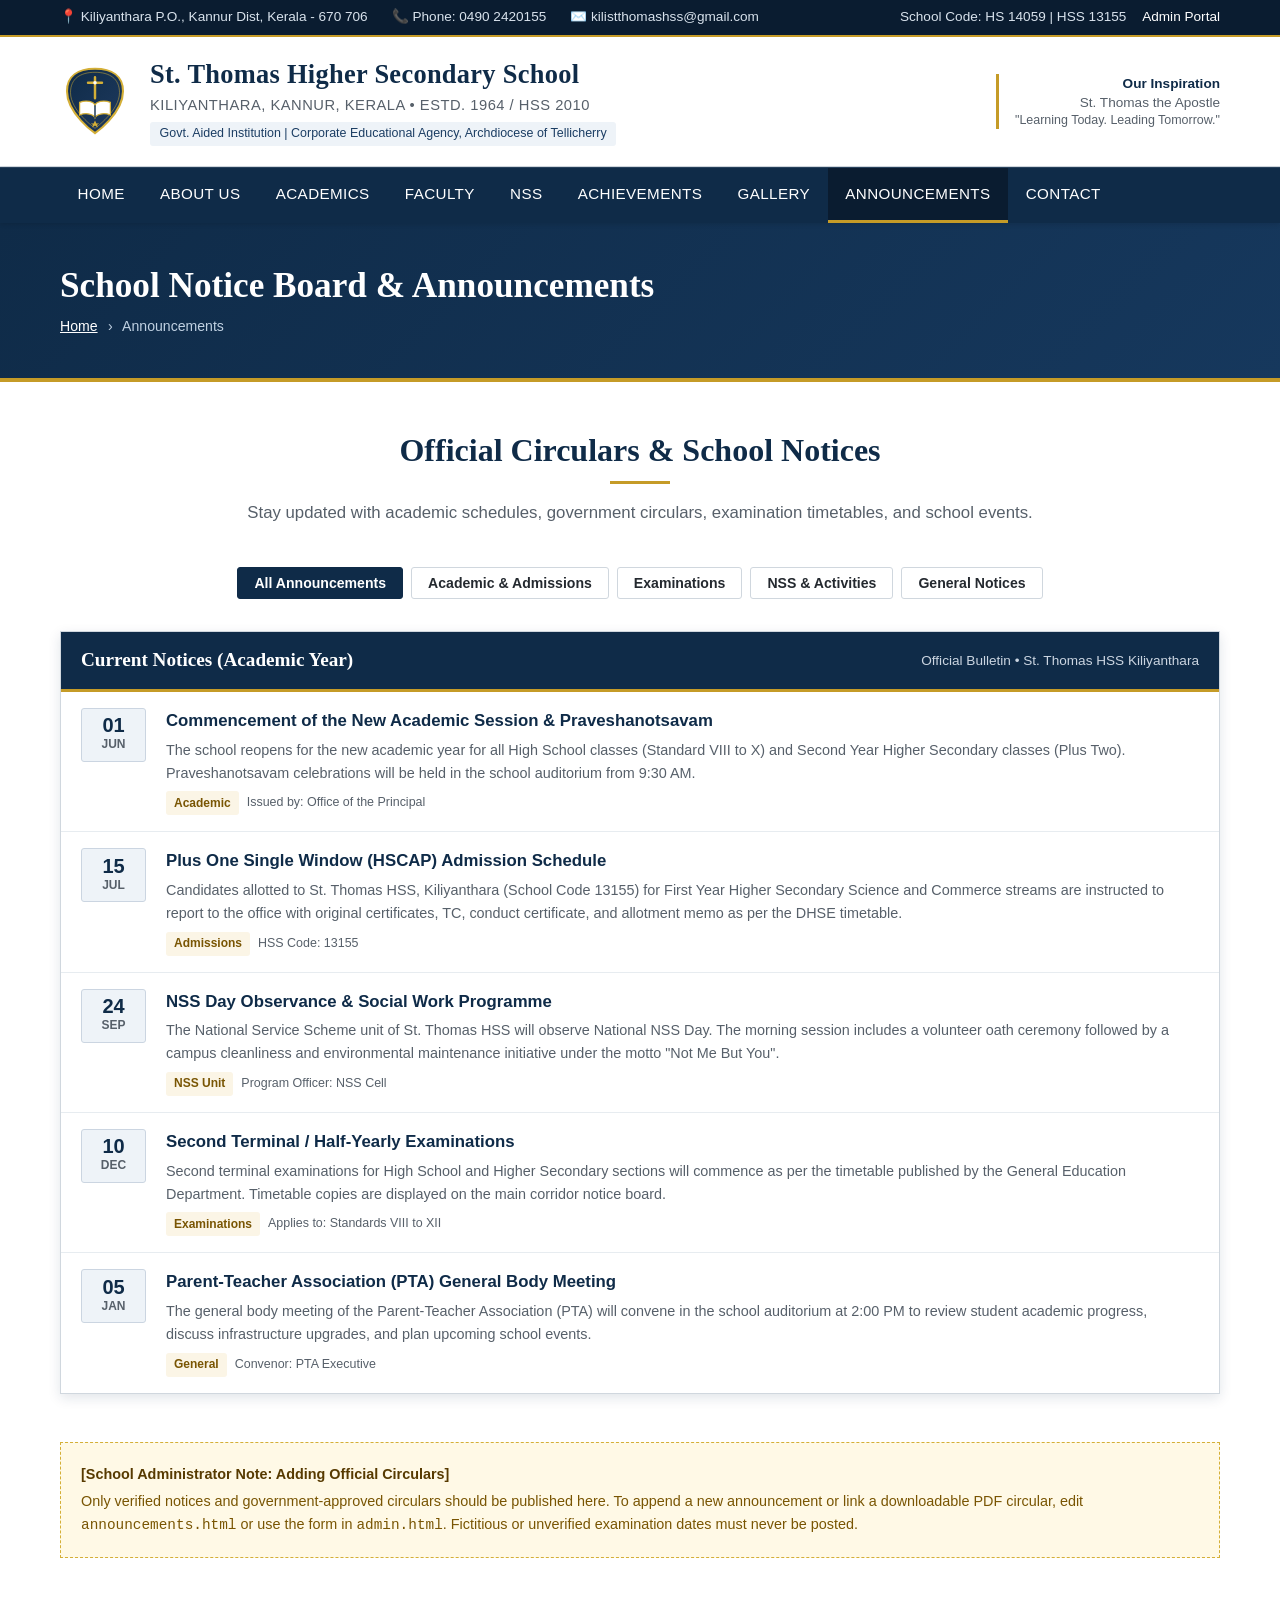
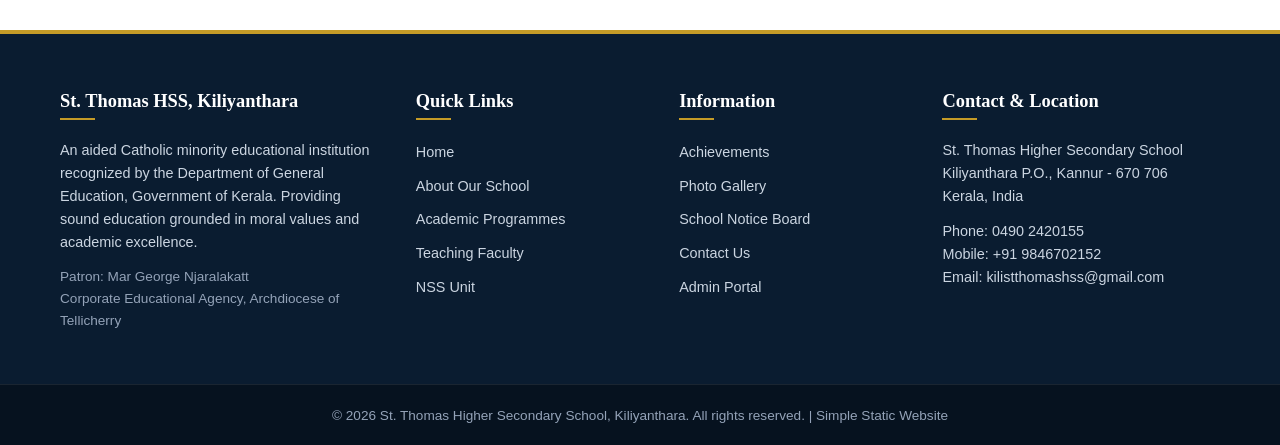
<file: announcements.html>
<!DOCTYPE html>
<html lang="en">
<head>
  <meta charset="UTF-8">
  <meta name="viewport" content="width=device-width, initial-scale=1.0">
  <meta http-equiv="X-UA-Compatible" content="ie=edge">
  <title>Announcements & Notice Board | St. Thomas Higher Secondary School, Kiliyanthara</title>
  <link rel="icon" type="image/svg+xml" href="favicon.svg">
  <link rel="stylesheet" href="style.css">
</head>
<body>

  <!-- Top Utility Bar -->
  <div class="top-bar">
    <div class="container">
      <div class="top-bar-contact">
        <span>📍 Kiliyanthara P.O., Kannur Dist, Kerala - 670 706</span>
        <span>📞 Phone: 0490 2420155</span>
        <span>✉️ kilistthomashss@gmail.com</span>
      </div>
      <div class="top-bar-links">
        <span>School Code: HS 14059 | HSS 13155</span>
        <a href="admin.html">Admin Portal</a>
      </div>
    </div>
  </div>

  <!-- Header & School Branding -->
  <header class="site-header">
    <div class="container header-inner">
      <div class="brand-wrapper">
        <a href="index.html">
          <img src="favicon.svg" alt="St. Thomas School Crest" class="school-logo">
        </a>
        <div class="school-title-area">
          <h1>St. Thomas Higher Secondary School</h1>
          <div class="school-subtitle">Kiliyanthara, Kannur, Kerala • Estd. 1964 / HSS 2010</div>
          <div class="school-codes">Govt. Aided Institution | Corporate Educational Agency, Archdiocese of Tellicherry</div>
        </div>
      </div>
      <div class="header-extra">
        <strong>Our Inspiration</strong>
        <span>St. Thomas the Apostle</span>
        <div style="font-size: 0.78rem; color: #57606a;">"Learning Today. Leading Tomorrow."</div>
      </div>
    </div>
  </header>

  <!-- Primary Navigation Bar -->
  <nav class="navbar" aria-label="Main Navigation">
    <div class="container nav-container">
      <button class="mobile-nav-toggle" aria-label="Toggle navigation" aria-expanded="false">
        ☰ Menu
      </button>
      <ul class="nav-menu">
        <li class="nav-item"><a href="index.html" class="nav-link">Home</a></li>
        <li class="nav-item"><a href="about.html" class="nav-link">About Us</a></li>
        <li class="nav-item"><a href="academics.html" class="nav-link">Academics</a></li>
        <li class="nav-item"><a href="faculty.html" class="nav-link">Faculty</a></li>
        <li class="nav-item"><a href="nss.html" class="nav-link">NSS</a></li>
        <li class="nav-item"><a href="achievements.html" class="nav-link">Achievements</a></li>
        <li class="nav-item"><a href="gallery.html" class="nav-link">Gallery</a></li>
        <li class="nav-item active"><a href="announcements.html" class="nav-link">Announcements</a></li>
        <li class="nav-item"><a href="contact.html" class="nav-link">Contact</a></li>
      </ul>
    </div>
  </nav>

  <!-- Page Title Banner -->
  <section class="page-title-banner">
    <div class="container">
      <h1>School Notice Board & Announcements</h1>
      <div class="breadcrumb">
        <a href="index.html">Home</a> <span>›</span> Announcements
      </div>
    </div>
  </section>

  <!-- Announcements Content Section -->
  <section class="section">
    <div class="container">
      <div class="section-header">
        <h2>Official Circulars & School Notices</h2>
        <p>Stay updated with academic schedules, government circulars, examination timetables, and school events.</p>
      </div>

      <!-- Filter Tabs for Notices -->
      <div class="gallery-filters" style="margin-bottom: 2rem;">
        <button class="filter-btn notice-filter-btn active" data-category="all">All Announcements</button>
        <button class="filter-btn notice-filter-btn" data-category="academic">Academic & Admissions</button>
        <button class="filter-btn notice-filter-btn" data-category="exam">Examinations</button>
        <button class="filter-btn notice-filter-btn" data-category="nss">NSS & Activities</button>
        <button class="filter-btn notice-filter-btn" data-category="general">General Notices</button>
      </div>

      <!-- Traditional School Notice Board Layout -->
      <div class="notice-board" style="box-shadow: var(--box-shadow-hover);">
        <div class="notice-board-header">
          <h3>Current Notices (Academic Year)</h3>
          <span style="font-size: 0.85rem; color: #cbd5e1;">Official Bulletin • St. Thomas HSS Kiliyanthara</span>
        </div>
        
        <ul class="notice-list">
          
          <!-- Notice 1 -->
          <li class="notice-item" data-category="academic">
            <div class="notice-date-badge">
              <div class="notice-date-day">01</div>
              <div class="notice-date-month">Jun</div>
            </div>
            <div class="notice-details">
              <div class="notice-title">Commencement of the New Academic Session & Praveshanotsavam</div>
              <div class="notice-desc">
                The school reopens for the new academic year for all High School classes (Standard VIII to X) and Second Year Higher Secondary classes (Plus Two). Praveshanotsavam celebrations will be held in the school auditorium from 9:30 AM.
              </div>
              <div style="display: flex; gap: 0.5rem; align-items: center; flex-wrap: wrap;">
                <span class="notice-tag">Academic</span>
                <span style="font-size: 0.78rem; color: var(--color-text-muted);">Issued by: Office of the Principal</span>
              </div>
            </div>
          </li>

          <!-- Notice 2 -->
          <li class="notice-item" data-category="academic">
            <div class="notice-date-badge">
              <div class="notice-date-day">15</div>
              <div class="notice-date-month">Jul</div>
            </div>
            <div class="notice-details">
              <div class="notice-title">Plus One Single Window (HSCAP) Admission Schedule</div>
              <div class="notice-desc">
                Candidates allotted to St. Thomas HSS, Kiliyanthara (School Code 13155) for First Year Higher Secondary Science and Commerce streams are instructed to report to the office with original certificates, TC, conduct certificate, and allotment memo as per the DHSE timetable.
              </div>
              <div style="display: flex; gap: 0.5rem; align-items: center; flex-wrap: wrap;">
                <span class="notice-tag">Admissions</span>
                <span style="font-size: 0.78rem; color: var(--color-text-muted);">HSS Code: 13155</span>
              </div>
            </div>
          </li>

          <!-- Notice 3 -->
          <li class="notice-item" data-category="nss">
            <div class="notice-date-badge">
              <div class="notice-date-day">24</div>
              <div class="notice-date-month">Sep</div>
            </div>
            <div class="notice-details">
              <div class="notice-title">NSS Day Observance & Social Work Programme</div>
              <div class="notice-desc">
                The National Service Scheme unit of St. Thomas HSS will observe National NSS Day. The morning session includes a volunteer oath ceremony followed by a campus cleanliness and environmental maintenance initiative under the motto "Not Me But You".
              </div>
              <div style="display: flex; gap: 0.5rem; align-items: center; flex-wrap: wrap;">
                <span class="notice-tag">NSS Unit</span>
                <span style="font-size: 0.78rem; color: var(--color-text-muted);">Program Officer: NSS Cell</span>
              </div>
            </div>
          </li>

          <!-- Notice 4 -->
          <li class="notice-item" data-category="exam">
            <div class="notice-date-badge">
              <div class="notice-date-day">10</div>
              <div class="notice-date-month">Dec</div>
            </div>
            <div class="notice-details">
              <div class="notice-title">Second Terminal / Half-Yearly Examinations</div>
              <div class="notice-desc">
                Second terminal examinations for High School and Higher Secondary sections will commence as per the timetable published by the General Education Department. Timetable copies are displayed on the main corridor notice board.
              </div>
              <div style="display: flex; gap: 0.5rem; align-items: center; flex-wrap: wrap;">
                <span class="notice-tag">Examinations</span>
                <span style="font-size: 0.78rem; color: var(--color-text-muted);">Applies to: Standards VIII to XII</span>
              </div>
            </div>
          </li>

          <!-- Notice 5 -->
          <li class="notice-item" data-category="general">
            <div class="notice-date-badge">
              <div class="notice-date-day">05</div>
              <div class="notice-date-month">Jan</div>
            </div>
            <div class="notice-details">
              <div class="notice-title">Parent-Teacher Association (PTA) General Body Meeting</div>
              <div class="notice-desc">
                The general body meeting of the Parent-Teacher Association (PTA) will convene in the school auditorium at 2:00 PM to review student academic progress, discuss infrastructure upgrades, and plan upcoming school events.
              </div>
              <div style="display: flex; gap: 0.5rem; align-items: center; flex-wrap: wrap;">
                <span class="notice-tag">General</span>
                <span style="font-size: 0.78rem; color: var(--color-text-muted);">Convenor: PTA Executive</span>
              </div>
            </div>
          </li>

        </ul>
      </div>

      <!-- Notice for School Administrator -->
      <div class="placeholder-callout" style="margin-top: 3rem;">
        <strong>[School Administrator Note: Adding Official Circulars]</strong>
        Only verified notices and government-approved circulars should be published here. To append a new announcement or link a downloadable PDF circular, edit <code>announcements.html</code> or use the form in <code>admin.html</code>. Fictitious or unverified examination dates must never be posted.
      </div>

    </div>
  </section>

  <!-- Site Footer -->
  <footer class="site-footer">
    <div class="container footer-grid">
      <div class="footer-col">
        <h4>St. Thomas HSS, Kiliyanthara</h4>
        <p>
          An aided Catholic minority educational institution recognized by the Department of General Education, Government of Kerala. Providing sound education grounded in moral values and academic excellence.
        </p>
        <p style="font-size: 0.85rem; color: #94a3b8;">
          Patron: Mar George Njaralakatt<br>
          Corporate Educational Agency, Archdiocese of Tellicherry
        </p>
      </div>

      <div class="footer-col">
        <h4>Quick Links</h4>
        <ul class="footer-links">
          <li><a href="index.html">Home</a></li>
          <li><a href="about.html">About Our School</a></li>
          <li><a href="academics.html">Academic Programmes</a></li>
          <li><a href="faculty.html">Teaching Faculty</a></li>
          <li><a href="nss.html">NSS Unit</a></li>
        </ul>
      </div>

      <div class="footer-col">
        <h4>Information</h4>
        <ul class="footer-links">
          <li><a href="achievements.html">Achievements</a></li>
          <li><a href="gallery.html">Photo Gallery</a></li>
          <li><a href="announcements.html">School Notice Board</a></li>
          <li><a href="contact.html">Contact Us</a></li>
          <li><a href="admin.html">Admin Portal</a></li>
        </ul>
      </div>

      <div class="footer-col">
        <h4>Contact & Location</h4>
        <p>
          St. Thomas Higher Secondary School<br>
          Kiliyanthara P.O., Kannur - 670 706<br>
          Kerala, India
        </p>
        <p>
          Phone: 0490 2420155<br>
          Mobile: +91 9846702152<br>
          Email: kilistthomashss@gmail.com
        </p>
      </div>
    </div>

    <div class="footer-bottom">
      <div class="container">
        <p>© 2026 St. Thomas Higher Secondary School, Kiliyanthara. All rights reserved. | Simple Static Website</p>
      </div>
    </div>
  </footer>

  <script src="script.js"></script>
</body>
</html>
</file>
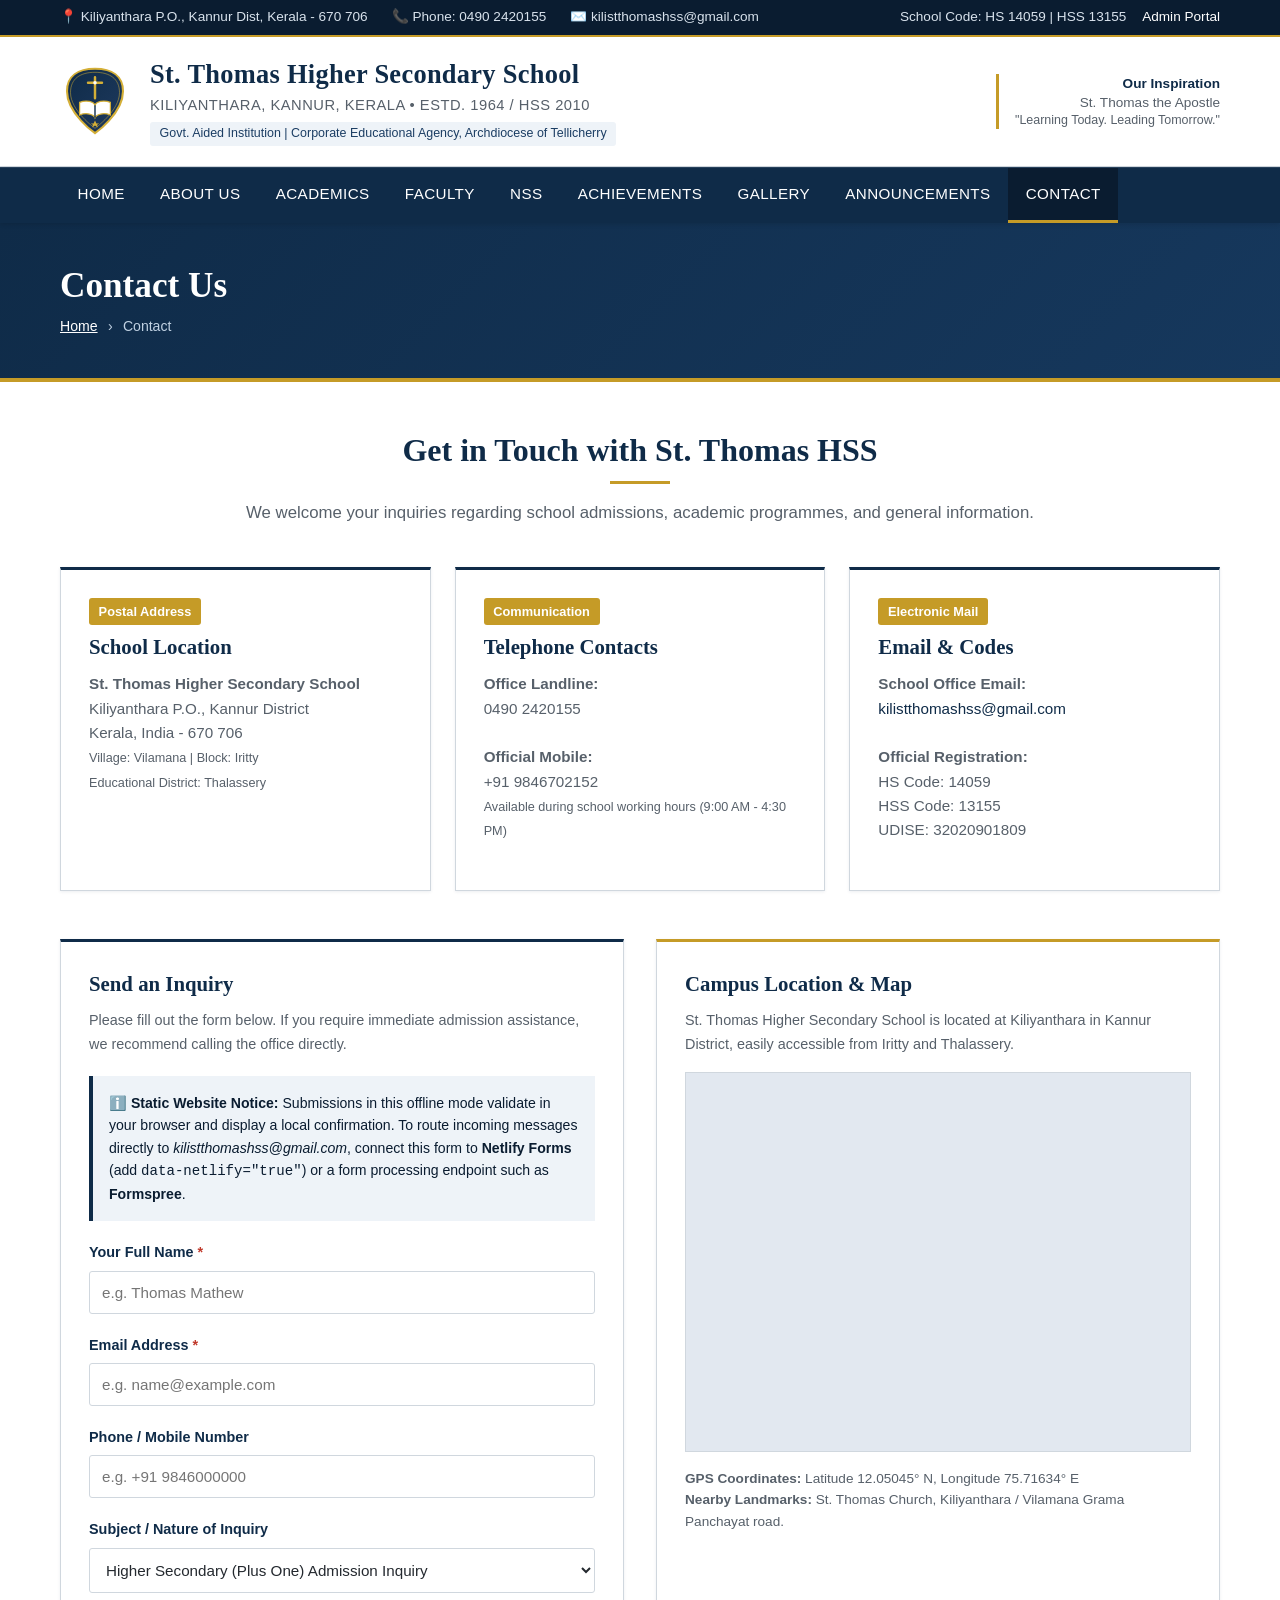
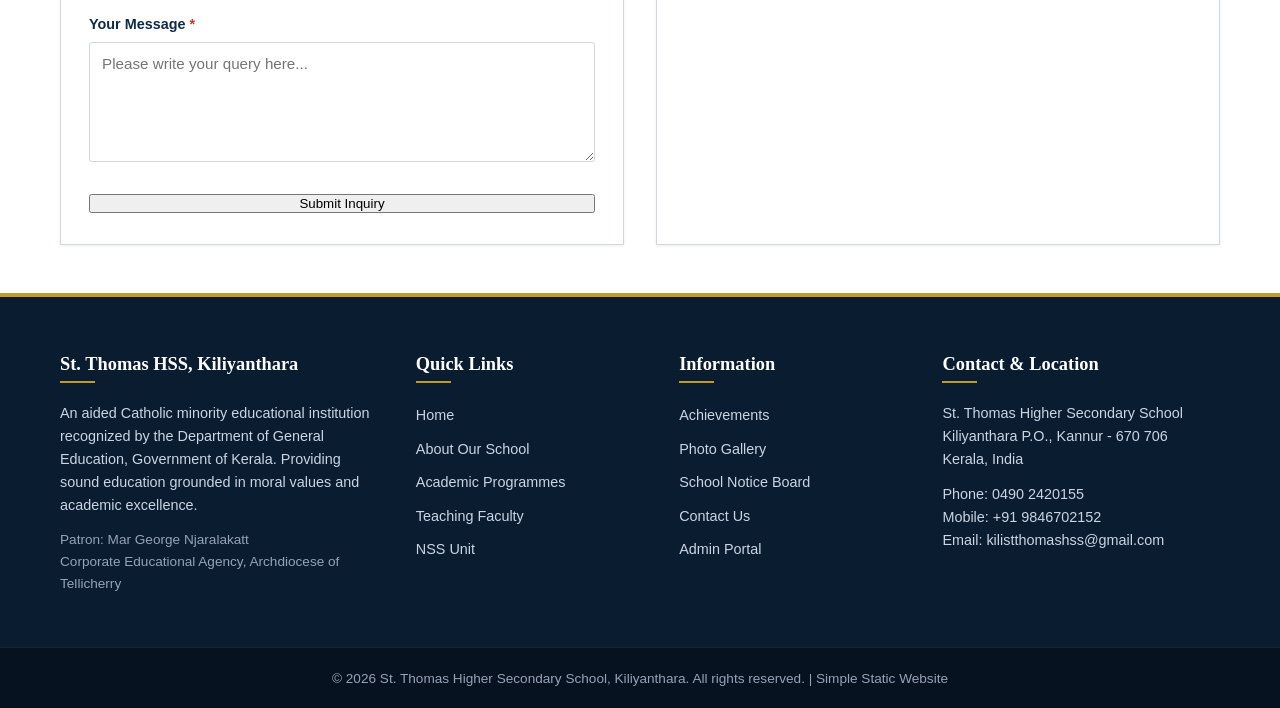
<file: contact.html>
<!DOCTYPE html>
<html lang="en">
<head>
  <meta charset="UTF-8">
  <meta name="viewport" content="width=device-width, initial-scale=1.0">
  <meta http-equiv="X-UA-Compatible" content="ie=edge">
  <title>Contact Us | St. Thomas Higher Secondary School, Kiliyanthara</title>
  <link rel="icon" type="image/svg+xml" href="favicon.svg">
  <link rel="stylesheet" href="style.css">
</head>
<body>

  <!-- Top Utility Bar -->
  <div class="top-bar">
    <div class="container">
      <div class="top-bar-contact">
        <span>📍 Kiliyanthara P.O., Kannur Dist, Kerala - 670 706</span>
        <span>📞 Phone: 0490 2420155</span>
        <span>✉️ kilistthomashss@gmail.com</span>
      </div>
      <div class="top-bar-links">
        <span>School Code: HS 14059 | HSS 13155</span>
        <a href="admin.html">Admin Portal</a>
      </div>
    </div>
  </div>

  <!-- Header & School Branding -->
  <header class="site-header">
    <div class="container header-inner">
      <div class="brand-wrapper">
        <a href="index.html">
          <img src="favicon.svg" alt="St. Thomas School Crest" class="school-logo">
        </a>
        <div class="school-title-area">
          <h1>St. Thomas Higher Secondary School</h1>
          <div class="school-subtitle">Kiliyanthara, Kannur, Kerala • Estd. 1964 / HSS 2010</div>
          <div class="school-codes">Govt. Aided Institution | Corporate Educational Agency, Archdiocese of Tellicherry</div>
        </div>
      </div>
      <div class="header-extra">
        <strong>Our Inspiration</strong>
        <span>St. Thomas the Apostle</span>
        <div style="font-size: 0.78rem; color: #57606a;">"Learning Today. Leading Tomorrow."</div>
      </div>
    </div>
  </header>

  <!-- Primary Navigation Bar -->
  <nav class="navbar" aria-label="Main Navigation">
    <div class="container nav-container">
      <button class="mobile-nav-toggle" aria-label="Toggle navigation" aria-expanded="false">
        ☰ Menu
      </button>
      <ul class="nav-menu">
        <li class="nav-item"><a href="index.html" class="nav-link">Home</a></li>
        <li class="nav-item"><a href="about.html" class="nav-link">About Us</a></li>
        <li class="nav-item"><a href="academics.html" class="nav-link">Academics</a></li>
        <li class="nav-item"><a href="faculty.html" class="nav-link">Faculty</a></li>
        <li class="nav-item"><a href="nss.html" class="nav-link">NSS</a></li>
        <li class="nav-item"><a href="achievements.html" class="nav-link">Achievements</a></li>
        <li class="nav-item"><a href="gallery.html" class="nav-link">Gallery</a></li>
        <li class="nav-item"><a href="announcements.html" class="nav-link">Announcements</a></li>
        <li class="nav-item active"><a href="contact.html" class="nav-link">Contact</a></li>
      </ul>
    </div>
  </nav>

  <!-- Page Title Banner -->
  <section class="page-title-banner">
    <div class="container">
      <h1>Contact Us</h1>
      <div class="breadcrumb">
        <a href="index.html">Home</a> <span>›</span> Contact
      </div>
    </div>
  </section>

  <!-- Contact Information Section -->
  <section class="section">
    <div class="container">
      <div class="section-header">
        <h2>Get in Touch with St. Thomas HSS</h2>
        <p>We welcome your inquiries regarding school admissions, academic programmes, and general information.</p>
      </div>

      <!-- Quick Info Boxes -->
      <div class="grid-3" style="margin-bottom: 3rem;">
        <div class="feature-box">
          <span class="badge-gold">Postal Address</span>
          <h3 style="margin-top: 0.5rem;">School Location</h3>
          <p>
            <strong>St. Thomas Higher Secondary School</strong><br>
            Kiliyanthara P.O., Kannur District<br>
            Kerala, India - 670 706<br>
            <small style="color: var(--color-text-muted);">
              Village: Vilamana | Block: Iritty<br>
              Educational District: Thalassery
            </small>
          </p>
        </div>

        <div class="feature-box">
          <span class="badge-gold">Communication</span>
          <h3 style="margin-top: 0.5rem;">Telephone Contacts</h3>
          <p>
            <strong>Office Landline:</strong><br>
            0490 2420155<br><br>
            <strong>Official Mobile:</strong><br>
            +91 9846702152<br>
            <small style="color: var(--color-text-muted);">Available during school working hours (9:00 AM - 4:30 PM)</small>
          </p>
        </div>

        <div class="feature-box">
          <span class="badge-gold">Electronic Mail</span>
          <h3 style="margin-top: 0.5rem;">Email & Codes</h3>
          <p>
            <strong>School Office Email:</strong><br>
            <a href="mailto:kilistthomashss@gmail.com">kilistthomashss@gmail.com</a><br><br>
            <strong>Official Registration:</strong><br>
            HS Code: 14059<br>
            HSS Code: 13155<br>
            UDISE: 32020901809
          </p>
        </div>
      </div>

      <!-- Form & Map Grid -->
      <div class="grid-2">
        <!-- Inquiry Form -->
        <div class="feature-box" style="border-top-color: var(--color-primary);">
          <h3>Send an Inquiry</h3>
          <p style="font-size: 0.9rem; color: var(--color-text-muted);">
            Please fill out the form below. If you require immediate admission assistance, we recommend calling the office directly.
          </p>

          <div class="form-static-alert">
            ℹ️ <strong>Static Website Notice:</strong> Submissions in this offline mode validate in your browser and display a local confirmation. To route incoming messages directly to <em>kilistthomashss@gmail.com</em>, connect this form to <strong>Netlify Forms</strong> (add <code>data-netlify="true"</code>) or a form processing endpoint such as <strong>Formspree</strong>.
          </div>

          <form id="schoolContactForm" method="POST">
            <div class="form-group">
              <label class="form-label" for="contactName">Your Full Name <span class="required">*</span></label>
              <input type="text" id="contactName" name="name" class="form-control" placeholder="e.g. Thomas Mathew" required>
            </div>

            <div class="form-group">
              <label class="form-label" for="contactEmail">Email Address <span class="required">*</span></label>
              <input type="email" id="contactEmail" name="email" class="form-control" placeholder="e.g. name@example.com" required>
            </div>

            <div class="form-group">
              <label class="form-label" for="contactPhone">Phone / Mobile Number</label>
              <input type="tel" id="contactPhone" name="phone" class="form-control" placeholder="e.g. +91 9846000000">
            </div>

            <div class="form-group">
              <label class="form-label" for="contactSubject">Subject / Nature of Inquiry</label>
              <select id="contactSubject" name="subject" class="form-control">
                <option value="Admission Inquiry - Plus One">Higher Secondary (Plus One) Admission Inquiry</option>
                <option value="High School Admission">High School Admission</option>
                <option value="Transfer Certificate / Documents">Transfer Certificate / Official Documents</option>
                <option value="NSS Unit Query">NSS Unit Query</option>
                <option value="General Information">General Information</option>
              </select>
            </div>

            <div class="form-group">
              <label class="form-label" for="contactMessage">Your Message <span class="required">*</span></label>
              <textarea id="contactMessage" name="message" class="form-control" placeholder="Please write your query here..." required></textarea>
            </div>

            <button type="submit" class="btn btn-primary" style="width: 100%;">Submit Inquiry</button>
            <div id="formStatus"></div>
          </form>
        </div>

        <!-- Google Map Section -->
        <div>
          <div class="feature-box" style="border-top-color: var(--color-gold); height: 100%;">
            <h3>Campus Location & Map</h3>
            <p style="font-size: 0.9rem; color: var(--color-text-muted); margin-bottom: 1rem;">
              St. Thomas Higher Secondary School is located at Kiliyanthara in Kannur District, easily accessible from Iritty and Thalassery.
            </p>
            <div style="border: 1px solid var(--color-border); overflow: hidden; background: #e2e8f0; height: 380px;">
              <iframe 
                title="St. Thomas Higher Secondary School Location Map"
                src="https://maps.google.com/maps?q=12.0504529,75.7163419&hl=en&z=14&output=embed"
                width="100%" 
                height="100%" 
                style="border:0;" 
                allowfullscreen="" 
                loading="lazy">
              </iframe>
            </div>
            <div style="margin-top: 1rem; font-size: 0.85rem; color: var(--color-text-muted);">
              <strong>GPS Coordinates:</strong> Latitude 12.05045° N, Longitude 75.71634° E<br>
              <strong>Nearby Landmarks:</strong> St. Thomas Church, Kiliyanthara / Vilamana Grama Panchayat road.
            </div>
          </div>
        </div>
      </div>

    </div>
  </section>

  <!-- Site Footer -->
  <footer class="site-footer">
    <div class="container footer-grid">
      <div class="footer-col">
        <h4>St. Thomas HSS, Kiliyanthara</h4>
        <p>
          An aided Catholic minority educational institution recognized by the Department of General Education, Government of Kerala. Providing sound education grounded in moral values and academic excellence.
        </p>
        <p style="font-size: 0.85rem; color: #94a3b8;">
          Patron: Mar George Njaralakatt<br>
          Corporate Educational Agency, Archdiocese of Tellicherry
        </p>
      </div>

      <div class="footer-col">
        <h4>Quick Links</h4>
        <ul class="footer-links">
          <li><a href="index.html">Home</a></li>
          <li><a href="about.html">About Our School</a></li>
          <li><a href="academics.html">Academic Programmes</a></li>
          <li><a href="faculty.html">Teaching Faculty</a></li>
          <li><a href="nss.html">NSS Unit</a></li>
        </ul>
      </div>

      <div class="footer-col">
        <h4>Information</h4>
        <ul class="footer-links">
          <li><a href="achievements.html">Achievements</a></li>
          <li><a href="gallery.html">Photo Gallery</a></li>
          <li><a href="announcements.html">School Notice Board</a></li>
          <li><a href="contact.html">Contact Us</a></li>
          <li><a href="admin.html">Admin Portal</a></li>
        </ul>
      </div>

      <div class="footer-col">
        <h4>Contact & Location</h4>
        <p>
          St. Thomas Higher Secondary School<br>
          Kiliyanthara P.O., Kannur - 670 706<br>
          Kerala, India
        </p>
        <p>
          Phone: 0490 2420155<br>
          Mobile: +91 9846702152<br>
          Email: kilistthomashss@gmail.com
        </p>
      </div>
    </div>

    <div class="footer-bottom">
      <div class="container">
        <p>© 2026 St. Thomas Higher Secondary School, Kiliyanthara. All rights reserved. | Simple Static Website</p>
      </div>
    </div>
  </footer>

  <script src="script.js"></script>
</body>
</html>
</file>
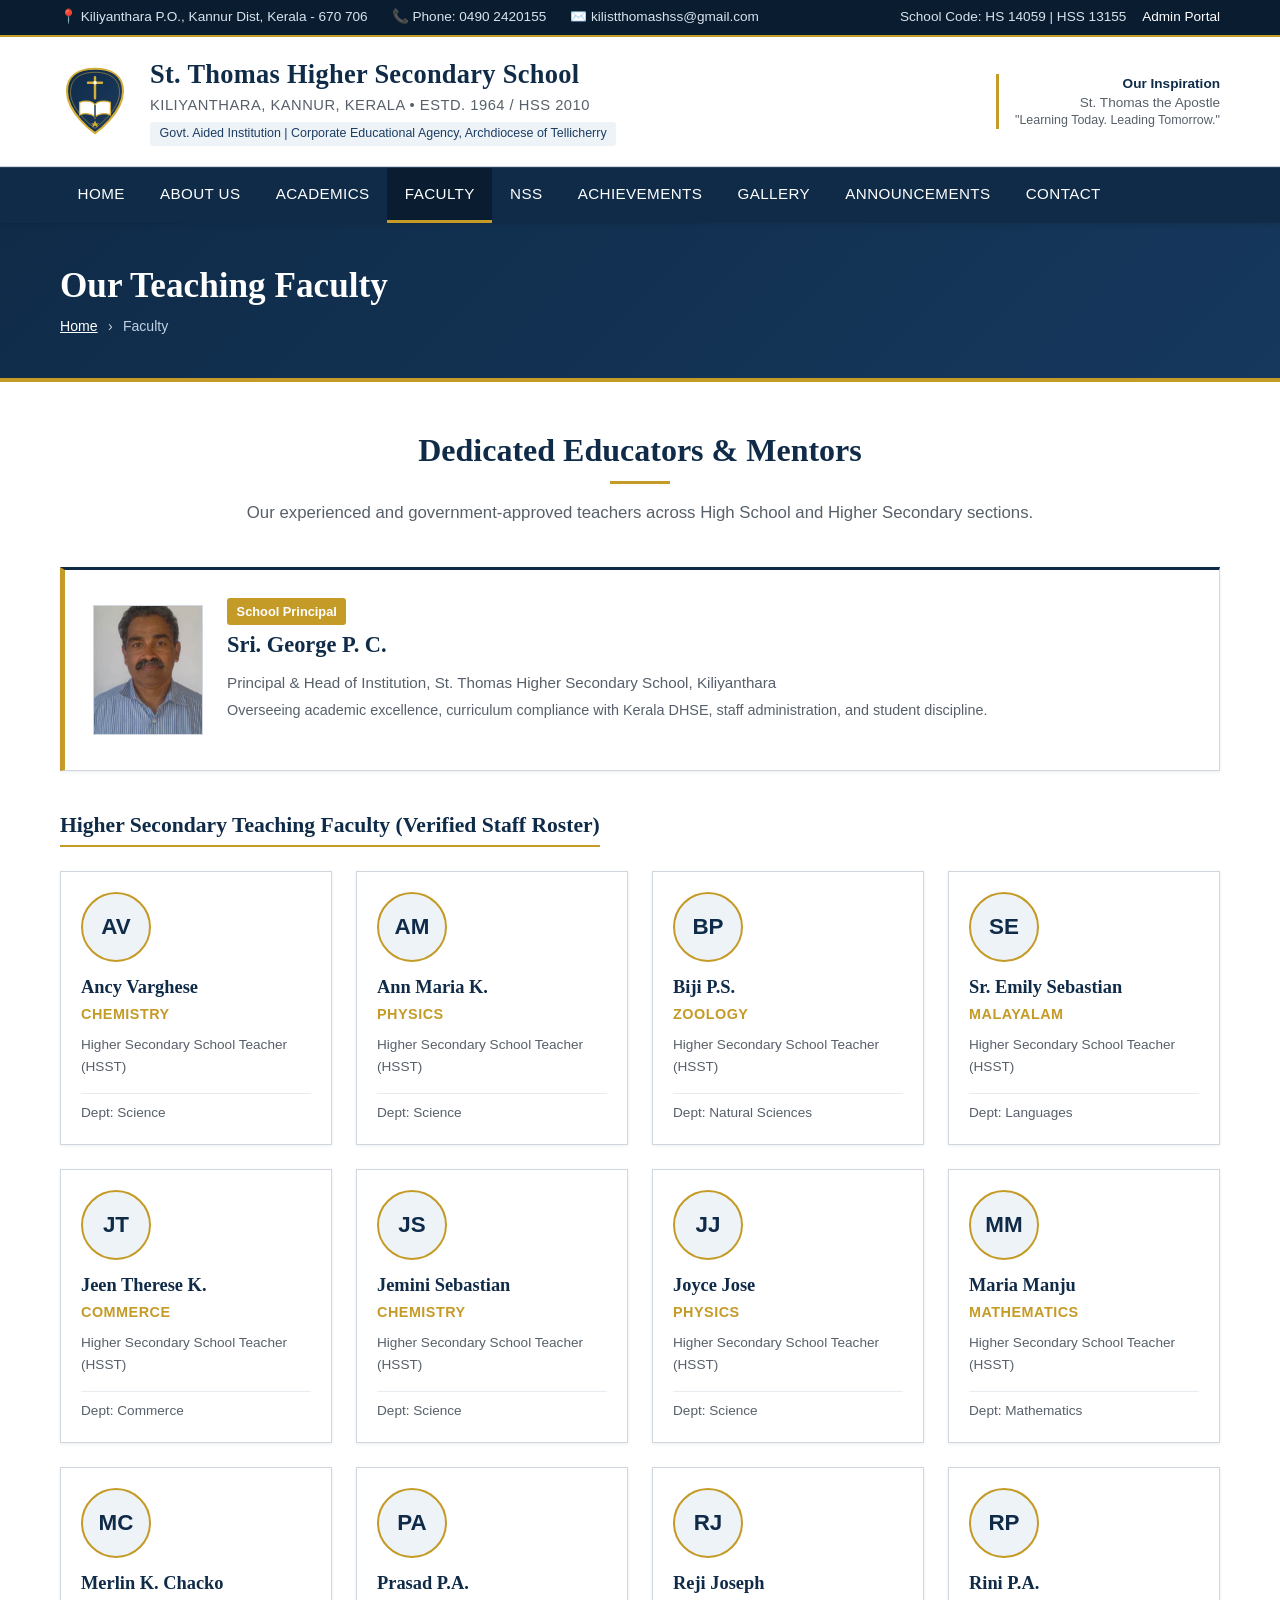
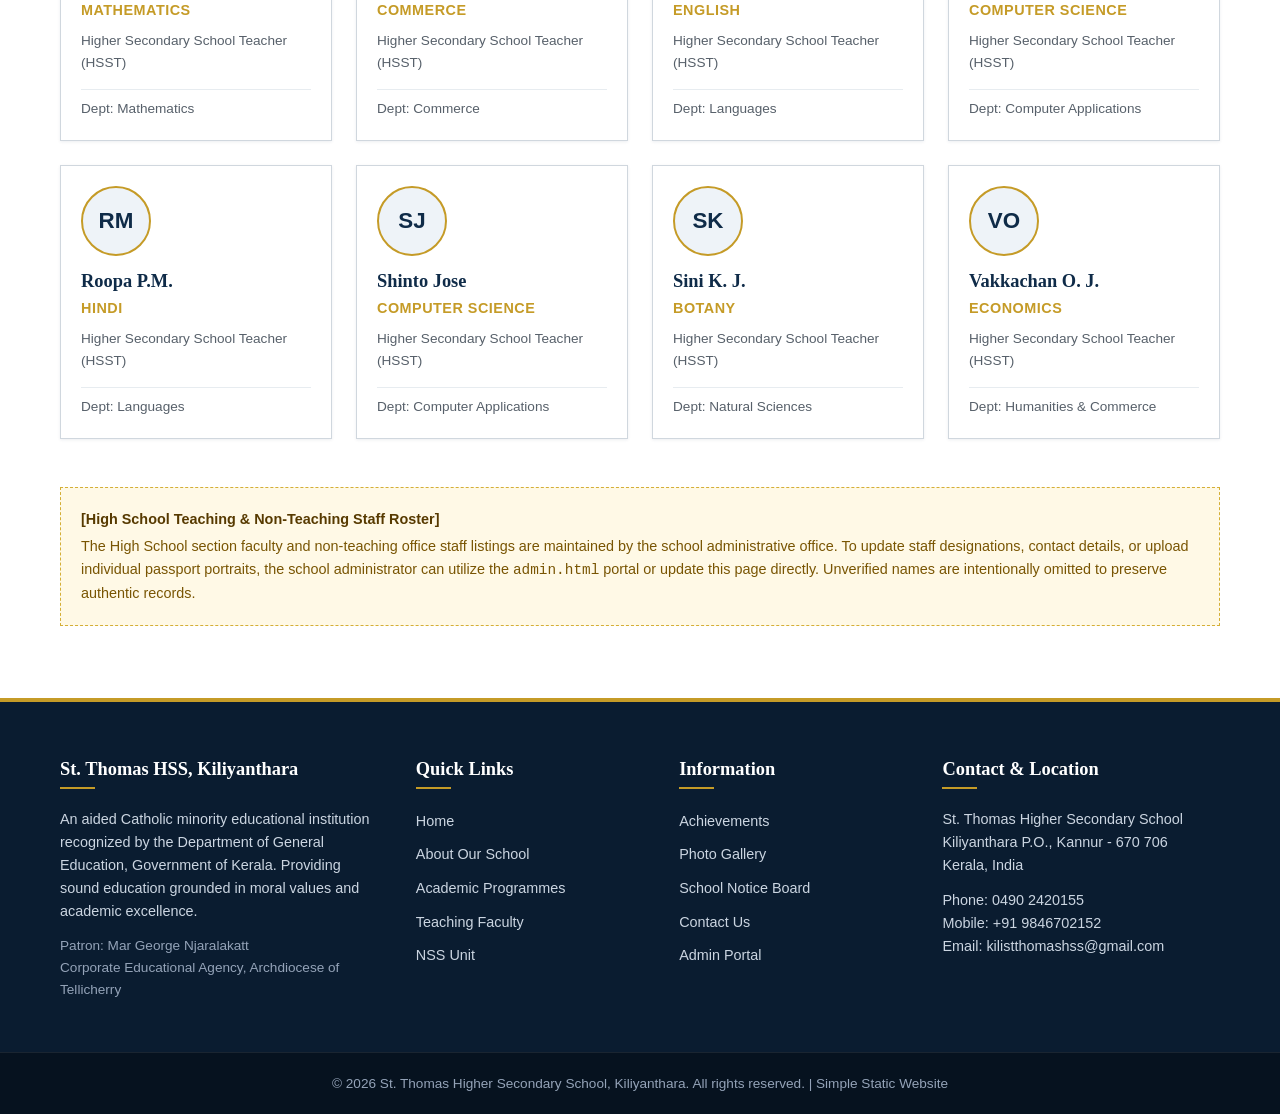
<file: faculty.html>
<!DOCTYPE html>
<html lang="en">
<head>
  <meta charset="UTF-8">
  <meta name="viewport" content="width=device-width, initial-scale=1.0">
  <meta http-equiv="X-UA-Compatible" content="ie=edge">
  <title>Faculty | St. Thomas Higher Secondary School, Kiliyanthara</title>
  <link rel="icon" type="image/svg+xml" href="favicon.svg">
  <link rel="stylesheet" href="style.css">
</head>
<body>

  <!-- Top Utility Bar -->
  <div class="top-bar">
    <div class="container">
      <div class="top-bar-contact">
        <span>📍 Kiliyanthara P.O., Kannur Dist, Kerala - 670 706</span>
        <span>📞 Phone: 0490 2420155</span>
        <span>✉️ kilistthomashss@gmail.com</span>
      </div>
      <div class="top-bar-links">
        <span>School Code: HS 14059 | HSS 13155</span>
        <a href="admin.html">Admin Portal</a>
      </div>
    </div>
  </div>

  <!-- Header & School Branding -->
  <header class="site-header">
    <div class="container header-inner">
      <div class="brand-wrapper">
        <a href="index.html">
          <img src="favicon.svg" alt="St. Thomas School Crest" class="school-logo">
        </a>
        <div class="school-title-area">
          <h1>St. Thomas Higher Secondary School</h1>
          <div class="school-subtitle">Kiliyanthara, Kannur, Kerala • Estd. 1964 / HSS 2010</div>
          <div class="school-codes">Govt. Aided Institution | Corporate Educational Agency, Archdiocese of Tellicherry</div>
        </div>
      </div>
      <div class="header-extra">
        <strong>Our Inspiration</strong>
        <span>St. Thomas the Apostle</span>
        <div style="font-size: 0.78rem; color: #57606a;">"Learning Today. Leading Tomorrow."</div>
      </div>
    </div>
  </header>

  <!-- Primary Navigation Bar -->
  <nav class="navbar" aria-label="Main Navigation">
    <div class="container nav-container">
      <button class="mobile-nav-toggle" aria-label="Toggle navigation" aria-expanded="false">
        ☰ Menu
      </button>
      <ul class="nav-menu">
        <li class="nav-item"><a href="index.html" class="nav-link">Home</a></li>
        <li class="nav-item"><a href="about.html" class="nav-link">About Us</a></li>
        <li class="nav-item"><a href="academics.html" class="nav-link">Academics</a></li>
        <li class="nav-item active"><a href="faculty.html" class="nav-link">Faculty</a></li>
        <li class="nav-item"><a href="nss.html" class="nav-link">NSS</a></li>
        <li class="nav-item"><a href="achievements.html" class="nav-link">Achievements</a></li>
        <li class="nav-item"><a href="gallery.html" class="nav-link">Gallery</a></li>
        <li class="nav-item"><a href="announcements.html" class="nav-link">Announcements</a></li>
        <li class="nav-item"><a href="contact.html" class="nav-link">Contact</a></li>
      </ul>
    </div>
  </nav>

  <!-- Page Title Banner -->
  <section class="page-title-banner">
    <div class="container">
      <h1>Our Teaching Faculty</h1>
      <div class="breadcrumb">
        <a href="index.html">Home</a> <span>›</span> Faculty
      </div>
    </div>
  </section>

  <!-- Faculty Content Section -->
  <section class="section">
    <div class="container">
      <div class="section-header">
        <h2>Dedicated Educators & Mentors</h2>
        <p>Our experienced and government-approved teachers across High School and Higher Secondary sections.</p>
      </div>

      <!-- Institutional Leadership -->
      <div class="feature-box" style="margin-bottom: 2.5rem; border-left: 5px solid var(--color-gold);">
        <div style="display: flex; gap: 1.5rem; align-items: center; flex-wrap: wrap;">
          <div style="width: 110px; height: 130px; border: 1px solid var(--color-border); overflow: hidden; background: #eee;">
            <img src="principal.jpg" alt="Sri. George P. C." style="width: 100%; height: 100%; object-fit: cover;" onerror="this.style.display='none'">
          </div>
          <div>
            <span class="badge-gold">School Principal</span>
            <h3 style="font-size: 1.4rem; color: var(--color-primary); margin-top: 0.3rem;">Sri. George P. C.</h3>
            <p style="margin-bottom: 0.2rem; color: var(--color-text-muted);">
              Principal & Head of Institution, St. Thomas Higher Secondary School, Kiliyanthara
            </p>
            <p style="font-size: 0.9rem; color: var(--color-text-muted);">
              Overseeing academic excellence, curriculum compliance with Kerala DHSE, staff administration, and student discipline.
            </p>
          </div>
        </div>
      </div>

      <!-- Verified Faculty Grid -->
      <h3 style="margin-bottom: 1.5rem; border-bottom: 2px solid var(--color-gold); padding-bottom: 0.4rem; display: inline-block;">
        Higher Secondary Teaching Faculty (Verified Staff Roster)
      </h3>

      <div class="faculty-grid">
        <!-- 1. Chemistry -->
        <div class="faculty-card">
          <div class="faculty-avatar">AV</div>
          <h4 class="faculty-name">Ancy Varghese</h4>
          <div class="faculty-subject">Chemistry</div>
          <p style="font-size: 0.85rem; color: var(--color-text-muted);">Higher Secondary School Teacher (HSST)</p>
          <div class="faculty-contact">Dept: Science</div>
        </div>

        <!-- 2. Physics -->
        <div class="faculty-card">
          <div class="faculty-avatar">AM</div>
          <h4 class="faculty-name">Ann Maria K.</h4>
          <div class="faculty-subject">Physics</div>
          <p style="font-size: 0.85rem; color: var(--color-text-muted);">Higher Secondary School Teacher (HSST)</p>
          <div class="faculty-contact">Dept: Science</div>
        </div>

        <!-- 3. Zoology -->
        <div class="faculty-card">
          <div class="faculty-avatar">BP</div>
          <h4 class="faculty-name">Biji P.S.</h4>
          <div class="faculty-subject">Zoology</div>
          <p style="font-size: 0.85rem; color: var(--color-text-muted);">Higher Secondary School Teacher (HSST)</p>
          <div class="faculty-contact">Dept: Natural Sciences</div>
        </div>

        <!-- 4. Malayalam -->
        <div class="faculty-card">
          <div class="faculty-avatar">SE</div>
          <h4 class="faculty-name">Sr. Emily Sebastian</h4>
          <div class="faculty-subject">Malayalam</div>
          <p style="font-size: 0.85rem; color: var(--color-text-muted);">Higher Secondary School Teacher (HSST)</p>
          <div class="faculty-contact">Dept: Languages</div>
        </div>

        <!-- 5. Commerce -->
        <div class="faculty-card">
          <div class="faculty-avatar">JT</div>
          <h4 class="faculty-name">Jeen Therese K.</h4>
          <div class="faculty-subject">Commerce</div>
          <p style="font-size: 0.85rem; color: var(--color-text-muted);">Higher Secondary School Teacher (HSST)</p>
          <div class="faculty-contact">Dept: Commerce</div>
        </div>

        <!-- 6. Chemistry -->
        <div class="faculty-card">
          <div class="faculty-avatar">JS</div>
          <h4 class="faculty-name">Jemini Sebastian</h4>
          <div class="faculty-subject">Chemistry</div>
          <p style="font-size: 0.85rem; color: var(--color-text-muted);">Higher Secondary School Teacher (HSST)</p>
          <div class="faculty-contact">Dept: Science</div>
        </div>

        <!-- 7. Physics -->
        <div class="faculty-card">
          <div class="faculty-avatar">JJ</div>
          <h4 class="faculty-name">Joyce Jose</h4>
          <div class="faculty-subject">Physics</div>
          <p style="font-size: 0.85rem; color: var(--color-text-muted);">Higher Secondary School Teacher (HSST)</p>
          <div class="faculty-contact">Dept: Science</div>
        </div>

        <!-- 8. Mathematics -->
        <div class="faculty-card">
          <div class="faculty-avatar">MM</div>
          <h4 class="faculty-name">Maria Manju</h4>
          <div class="faculty-subject">Mathematics</div>
          <p style="font-size: 0.85rem; color: var(--color-text-muted);">Higher Secondary School Teacher (HSST)</p>
          <div class="faculty-contact">Dept: Mathematics</div>
        </div>

        <!-- 9. Mathematics -->
        <div class="faculty-card">
          <div class="faculty-avatar">MC</div>
          <h4 class="faculty-name">Merlin K. Chacko</h4>
          <div class="faculty-subject">Mathematics</div>
          <p style="font-size: 0.85rem; color: var(--color-text-muted);">Higher Secondary School Teacher (HSST)</p>
          <div class="faculty-contact">Dept: Mathematics</div>
        </div>

        <!-- 10. Commerce -->
        <div class="faculty-card">
          <div class="faculty-avatar">PA</div>
          <h4 class="faculty-name">Prasad P.A.</h4>
          <div class="faculty-subject">Commerce</div>
          <p style="font-size: 0.85rem; color: var(--color-text-muted);">Higher Secondary School Teacher (HSST)</p>
          <div class="faculty-contact">Dept: Commerce</div>
        </div>

        <!-- 11. English -->
        <div class="faculty-card">
          <div class="faculty-avatar">RJ</div>
          <h4 class="faculty-name">Reji Joseph</h4>
          <div class="faculty-subject">English</div>
          <p style="font-size: 0.85rem; color: var(--color-text-muted);">Higher Secondary School Teacher (HSST)</p>
          <div class="faculty-contact">Dept: Languages</div>
        </div>

        <!-- 12. Computer Science -->
        <div class="faculty-card">
          <div class="faculty-avatar">RP</div>
          <h4 class="faculty-name">Rini P.A.</h4>
          <div class="faculty-subject">Computer Science</div>
          <p style="font-size: 0.85rem; color: var(--color-text-muted);">Higher Secondary School Teacher (HSST)</p>
          <div class="faculty-contact">Dept: Computer Applications</div>
        </div>

        <!-- 13. Hindi -->
        <div class="faculty-card">
          <div class="faculty-avatar">RM</div>
          <h4 class="faculty-name">Roopa P.M.</h4>
          <div class="faculty-subject">Hindi</div>
          <p style="font-size: 0.85rem; color: var(--color-text-muted);">Higher Secondary School Teacher (HSST)</p>
          <div class="faculty-contact">Dept: Languages</div>
        </div>

        <!-- 14. Computer Science -->
        <div class="faculty-card">
          <div class="faculty-avatar">SJ</div>
          <h4 class="faculty-name">Shinto Jose</h4>
          <div class="faculty-subject">Computer Science</div>
          <p style="font-size: 0.85rem; color: var(--color-text-muted);">Higher Secondary School Teacher (HSST)</p>
          <div class="faculty-contact">Dept: Computer Applications</div>
        </div>

        <!-- 15. Botany -->
        <div class="faculty-card">
          <div class="faculty-avatar">SK</div>
          <h4 class="faculty-name">Sini K. J.</h4>
          <div class="faculty-subject">Botany</div>
          <p style="font-size: 0.85rem; color: var(--color-text-muted);">Higher Secondary School Teacher (HSST)</p>
          <div class="faculty-contact">Dept: Natural Sciences</div>
        </div>

        <!-- 16. Economics -->
        <div class="faculty-card">
          <div class="faculty-avatar">VO</div>
          <h4 class="faculty-name">Vakkachan O. J.</h4>
          <div class="faculty-subject">Economics</div>
          <p style="font-size: 0.85rem; color: var(--color-text-muted);">Higher Secondary School Teacher (HSST)</p>
          <div class="faculty-contact">Dept: Humanities & Commerce</div>
        </div>
      </div>

      <!-- High School Faculty Placeholder Section -->
      <div class="placeholder-callout" style="margin-top: 3rem;">
        <strong>[High School Teaching & Non-Teaching Staff Roster]</strong>
        The High School section faculty and non-teaching office staff listings are maintained by the school administrative office. To update staff designations, contact details, or upload individual passport portraits, the school administrator can utilize the <code>admin.html</code> portal or update this page directly. Unverified names are intentionally omitted to preserve authentic records.
      </div>

    </div>
  </section>

  <!-- Site Footer -->
  <footer class="site-footer">
    <div class="container footer-grid">
      <div class="footer-col">
        <h4>St. Thomas HSS, Kiliyanthara</h4>
        <p>
          An aided Catholic minority educational institution recognized by the Department of General Education, Government of Kerala. Providing sound education grounded in moral values and academic excellence.
        </p>
        <p style="font-size: 0.85rem; color: #94a3b8;">
          Patron: Mar George Njaralakatt<br>
          Corporate Educational Agency, Archdiocese of Tellicherry
        </p>
      </div>

      <div class="footer-col">
        <h4>Quick Links</h4>
        <ul class="footer-links">
          <li><a href="index.html">Home</a></li>
          <li><a href="about.html">About Our School</a></li>
          <li><a href="academics.html">Academic Programmes</a></li>
          <li><a href="faculty.html">Teaching Faculty</a></li>
          <li><a href="nss.html">NSS Unit</a></li>
        </ul>
      </div>

      <div class="footer-col">
        <h4>Information</h4>
        <ul class="footer-links">
          <li><a href="achievements.html">Achievements</a></li>
          <li><a href="gallery.html">Photo Gallery</a></li>
          <li><a href="announcements.html">School Notice Board</a></li>
          <li><a href="contact.html">Contact Us</a></li>
          <li><a href="admin.html">Admin Portal</a></li>
        </ul>
      </div>

      <div class="footer-col">
        <h4>Contact & Location</h4>
        <p>
          St. Thomas Higher Secondary School<br>
          Kiliyanthara P.O., Kannur - 670 706<br>
          Kerala, India
        </p>
        <p>
          Phone: 0490 2420155<br>
          Mobile: +91 9846702152<br>
          Email: kilistthomashss@gmail.com
        </p>
      </div>
    </div>

    <div class="footer-bottom">
      <div class="container">
        <p>© 2026 St. Thomas Higher Secondary School, Kiliyanthara. All rights reserved. | Simple Static Website</p>
      </div>
    </div>
  </footer>

  <script src="script.js"></script>
</body>
</html>
</file>
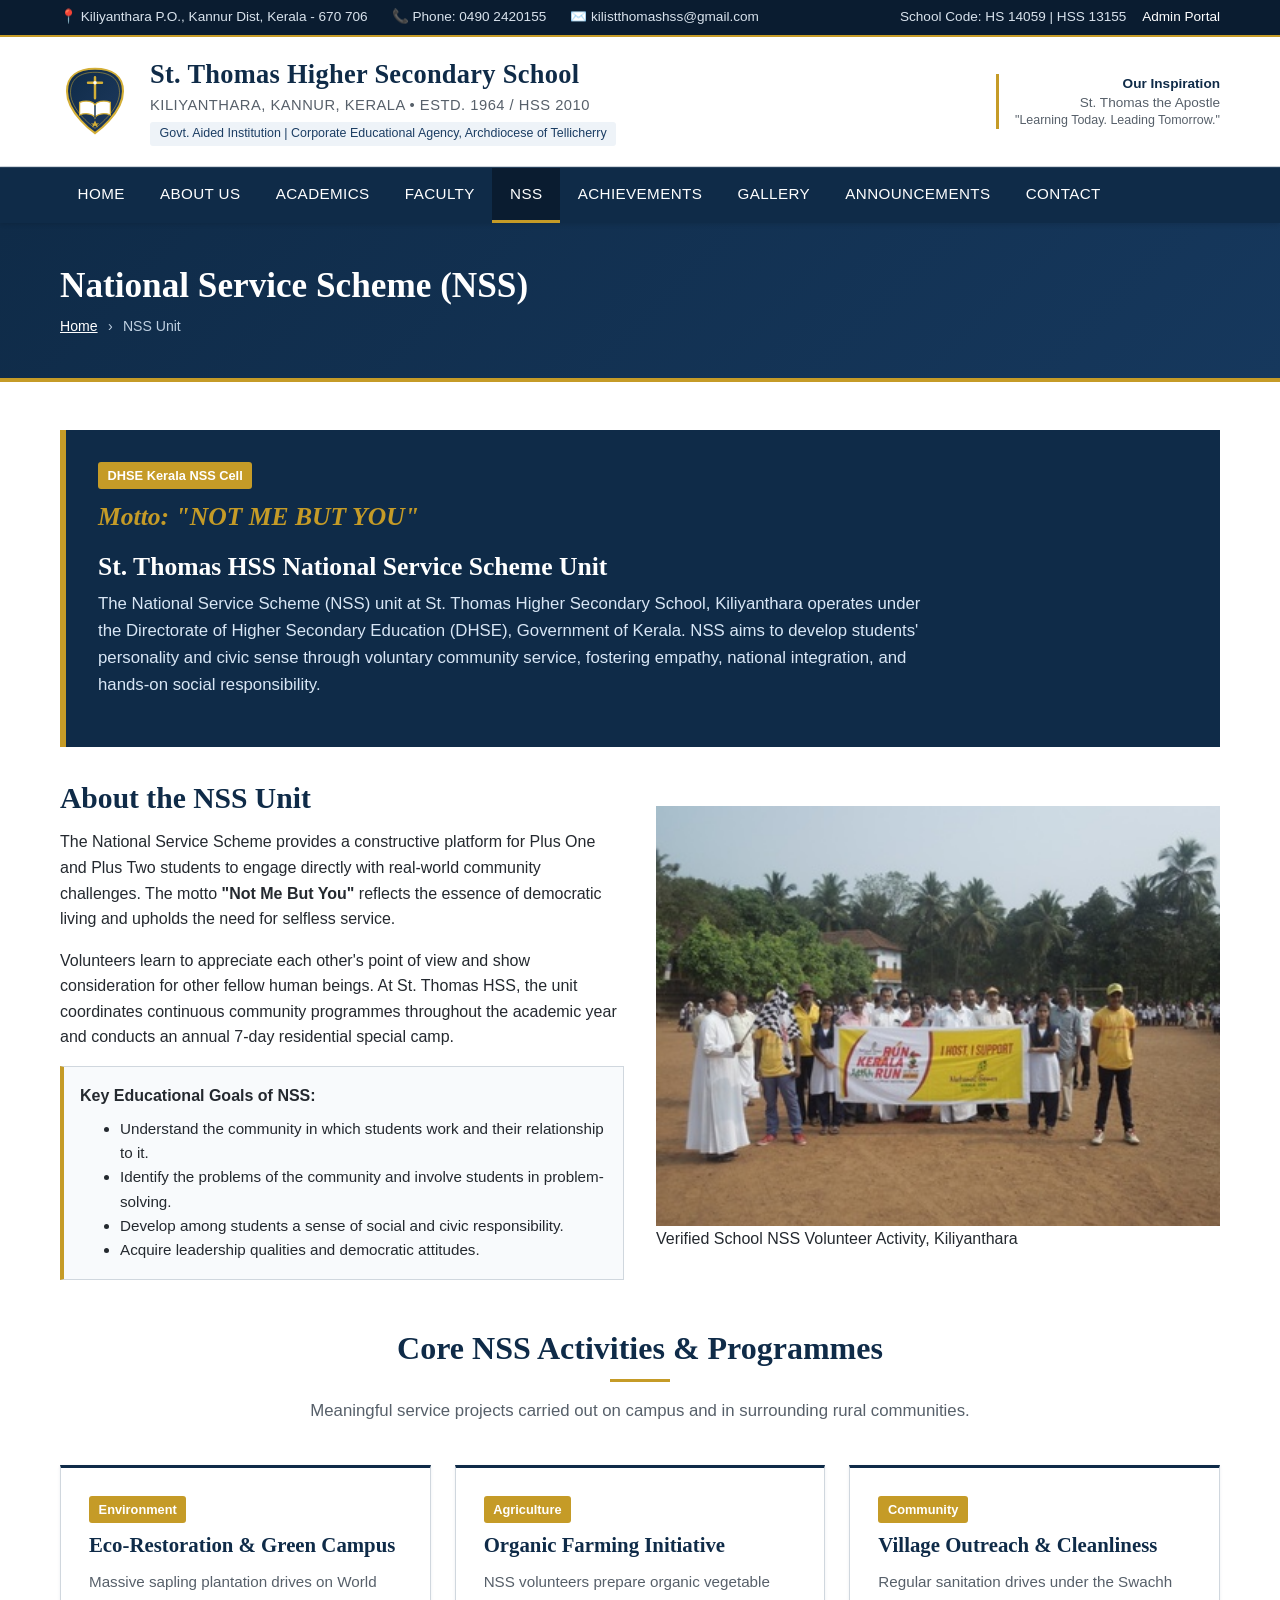
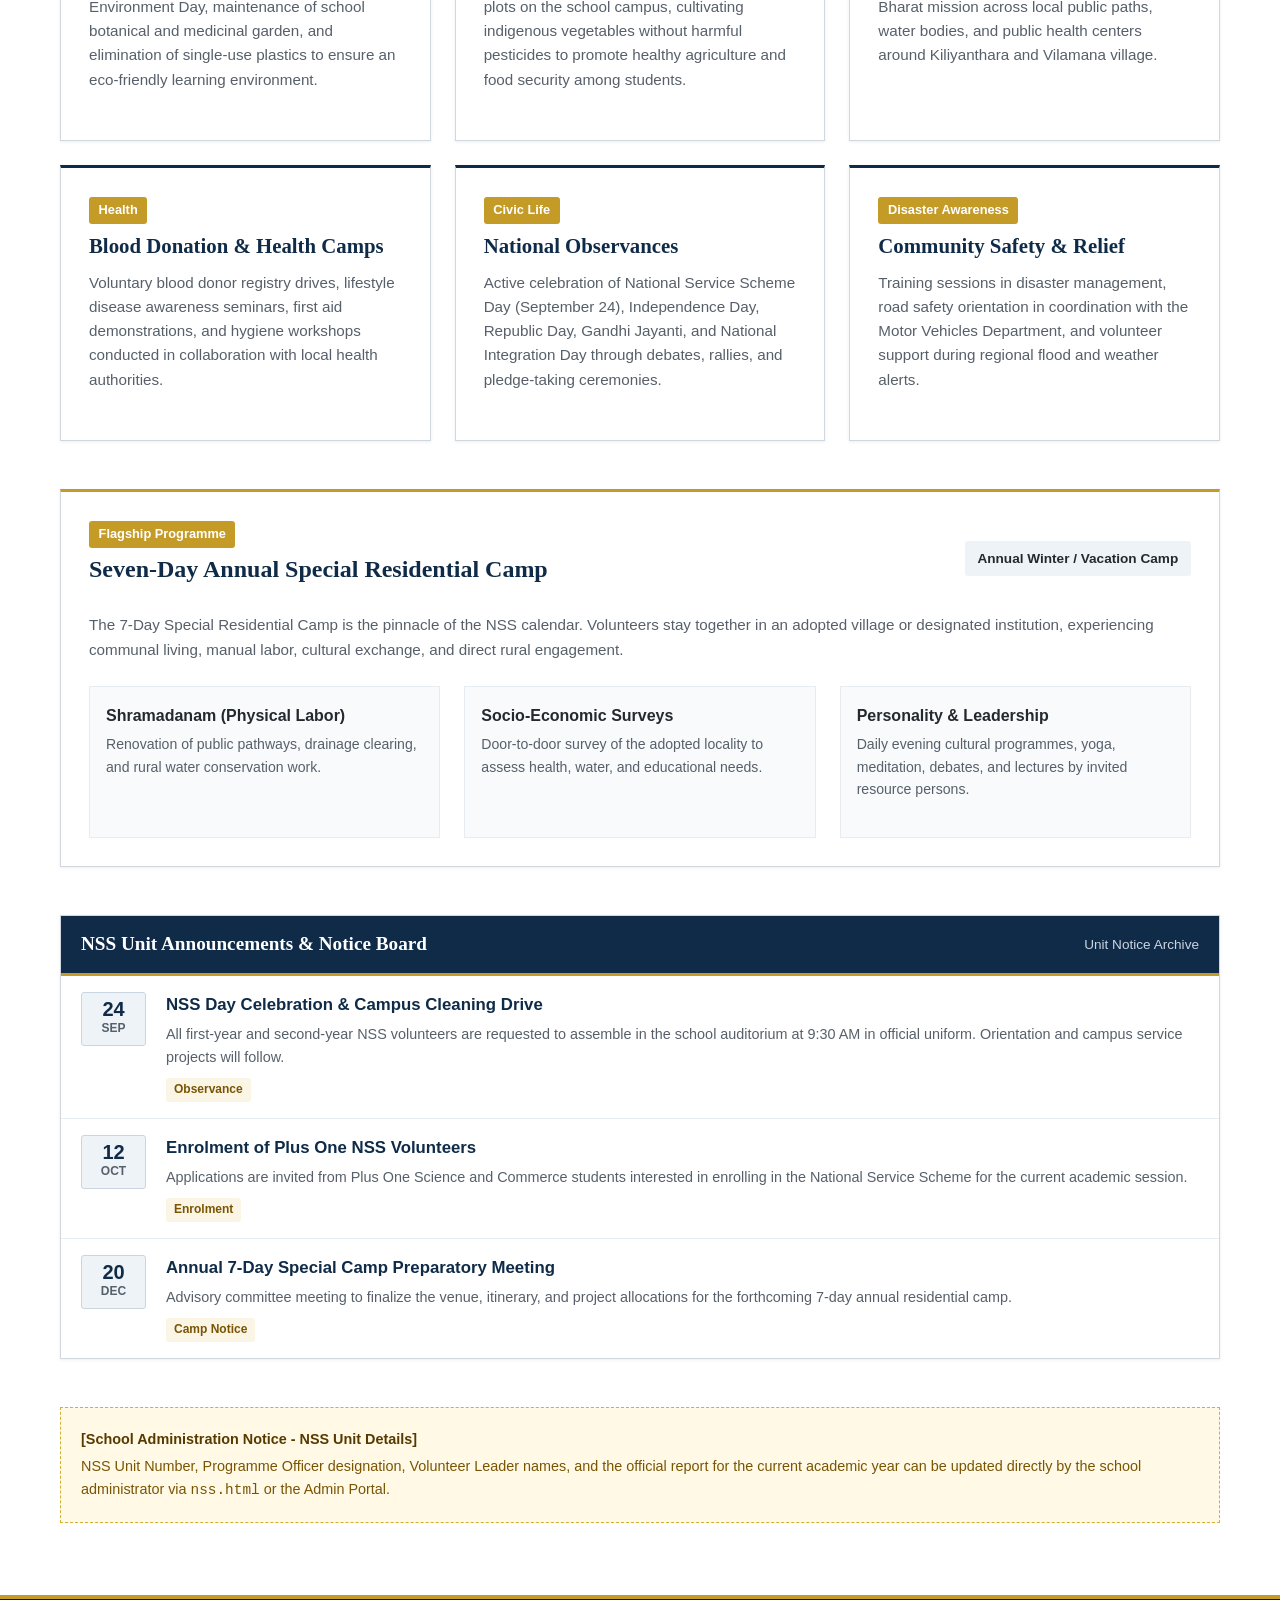
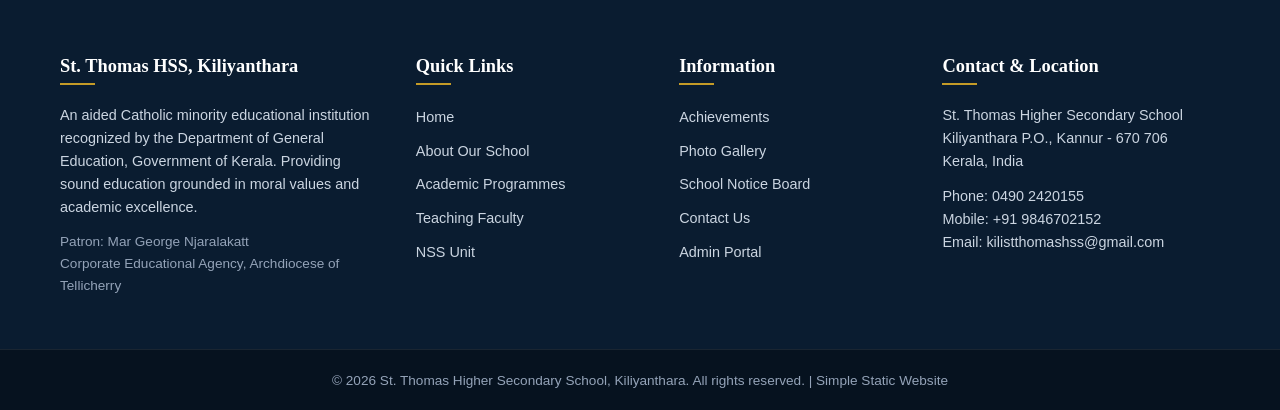
<file: nss.html>
<!DOCTYPE html>
<html lang="en">
<head>
  <meta charset="UTF-8">
  <meta name="viewport" content="width=device-width, initial-scale=1.0">
  <meta http-equiv="X-UA-Compatible" content="ie=edge">
  <title>NSS - National Service Scheme | St. Thomas Higher Secondary School, Kiliyanthara</title>
  <link rel="icon" type="image/svg+xml" href="favicon.svg">
  <link rel="stylesheet" href="style.css">
</head>
<body>

  <!-- Top Utility Bar -->
  <div class="top-bar">
    <div class="container">
      <div class="top-bar-contact">
        <span>📍 Kiliyanthara P.O., Kannur Dist, Kerala - 670 706</span>
        <span>📞 Phone: 0490 2420155</span>
        <span>✉️ kilistthomashss@gmail.com</span>
      </div>
      <div class="top-bar-links">
        <span>School Code: HS 14059 | HSS 13155</span>
        <a href="admin.html">Admin Portal</a>
      </div>
    </div>
  </div>

  <!-- Header & School Branding -->
  <header class="site-header">
    <div class="container header-inner">
      <div class="brand-wrapper">
        <a href="index.html">
          <img src="favicon.svg" alt="St. Thomas School Crest" class="school-logo">
        </a>
        <div class="school-title-area">
          <h1>St. Thomas Higher Secondary School</h1>
          <div class="school-subtitle">Kiliyanthara, Kannur, Kerala • Estd. 1964 / HSS 2010</div>
          <div class="school-codes">Govt. Aided Institution | Corporate Educational Agency, Archdiocese of Tellicherry</div>
        </div>
      </div>
      <div class="header-extra">
        <strong>Our Inspiration</strong>
        <span>St. Thomas the Apostle</span>
        <div style="font-size: 0.78rem; color: #57606a;">"Learning Today. Leading Tomorrow."</div>
      </div>
    </div>
  </header>

  <!-- Primary Navigation Bar -->
  <nav class="navbar" aria-label="Main Navigation">
    <div class="container nav-container">
      <button class="mobile-nav-toggle" aria-label="Toggle navigation" aria-expanded="false">
        ☰ Menu
      </button>
      <ul class="nav-menu">
        <li class="nav-item"><a href="index.html" class="nav-link">Home</a></li>
        <li class="nav-item"><a href="about.html" class="nav-link">About Us</a></li>
        <li class="nav-item"><a href="academics.html" class="nav-link">Academics</a></li>
        <li class="nav-item"><a href="faculty.html" class="nav-link">Faculty</a></li>
        <li class="nav-item active"><a href="nss.html" class="nav-link">NSS</a></li>
        <li class="nav-item"><a href="achievements.html" class="nav-link">Achievements</a></li>
        <li class="nav-item"><a href="gallery.html" class="nav-link">Gallery</a></li>
        <li class="nav-item"><a href="announcements.html" class="nav-link">Announcements</a></li>
        <li class="nav-item"><a href="contact.html" class="nav-link">Contact</a></li>
      </ul>
    </div>
  </nav>

  <!-- Page Title Banner -->
  <section class="page-title-banner">
    <div class="container">
      <h1>National Service Scheme (NSS)</h1>
      <div class="breadcrumb">
        <a href="index.html">Home</a> <span>›</span> NSS Unit
      </div>
    </div>
  </section>

  <!-- Main NSS Section -->
  <section class="section">
    <div class="container">
      
      <!-- Motto Banner -->
      <div class="nss-banner-card">
        <span class="badge-gold">DHSE Kerala NSS Cell</span>
        <div class="nss-motto-highlight" style="font-size: 1.6rem; margin-top: 0.5rem;">
          Motto: "NOT ME BUT YOU"
        </div>
        <h3>St. Thomas HSS National Service Scheme Unit</h3>
        <p style="color: #d8e6f5; max-width: 850px; font-size: 1.05rem;">
          The National Service Scheme (NSS) unit at St. Thomas Higher Secondary School, Kiliyanthara operates under the Directorate of Higher Secondary Education (DHSE), Government of Kerala. NSS aims to develop students' personality and civic sense through voluntary community service, fostering empathy, national integration, and hands-on social responsibility.
        </p>
      </div>

      <!-- Introduction Grid -->
      <div class="grid-2" style="align-items: center; margin-bottom: 3rem;">
        <div>
          <h2>About the NSS Unit</h2>
          <p>
            The National Service Scheme provides a constructive platform for Plus One and Plus Two students to engage directly with real-world community challenges. The motto <strong>"Not Me But You"</strong> reflects the essence of democratic living and upholds the need for selfless service.
          </p>
          <p>
            Volunteers learn to appreciate each other's point of view and show consideration for other fellow human beings. At St. Thomas HSS, the unit coordinates continuous community programmes throughout the academic year and conducts an annual 7-day residential special camp.
          </p>
          <div style="background-color: var(--color-bg-page); border: 1px solid var(--color-border); padding: 1rem; border-left: 4px solid var(--color-gold);">
            <strong>Key Educational Goals of NSS:</strong>
            <ul style="margin: 0.5rem 0 0 1.25rem; font-size: 0.95rem; color: var(--color-text-main);">
              <li>Understand the community in which students work and their relationship to it.</li>
              <li>Identify the problems of the community and involve students in problem-solving.</li>
              <li>Develop among students a sense of social and civic responsibility.</li>
              <li>Acquire leadership qualities and democratic attitudes.</li>
            </ul>
          </div>
        </div>

        <div>
          <div class="hero-image-wrapper">
            <img src="nss_activity.jpg" alt="St. Thomas HSS NSS Unit Activity" style="width: 100%; height: auto; max-height: 420px; object-fit: cover;">
            <div class="hero-caption">
              Verified School NSS Volunteer Activity, Kiliyanthara
            </div>
          </div>
        </div>
      </div>

      <!-- Core NSS Programmes & Focus Areas -->
      <div class="section-header">
        <h2>Core NSS Activities & Programmes</h2>
        <p>Meaningful service projects carried out on campus and in surrounding rural communities.</p>
      </div>

      <div class="grid-3" style="margin-bottom: 3rem;">
        <div class="feature-box">
          <span class="badge-gold">Environment</span>
          <h3 style="margin-top: 0.5rem;">Eco-Restoration & Green Campus</h3>
          <p>
            Massive sapling plantation drives on World Environment Day, maintenance of school botanical and medicinal garden, and elimination of single-use plastics to ensure an eco-friendly learning environment.
          </p>
        </div>

        <div class="feature-box">
          <span class="badge-gold">Agriculture</span>
          <h3 style="margin-top: 0.5rem;">Organic Farming Initiative</h3>
          <p>
            NSS volunteers prepare organic vegetable plots on the school campus, cultivating indigenous vegetables without harmful pesticides to promote healthy agriculture and food security among students.
          </p>
        </div>

        <div class="feature-box">
          <span class="badge-gold">Community</span>
          <h3 style="margin-top: 0.5rem;">Village Outreach & Cleanliness</h3>
          <p>
            Regular sanitation drives under the Swachh Bharat mission across local public paths, water bodies, and public health centers around Kiliyanthara and Vilamana village.
          </p>
        </div>

        <div class="feature-box">
          <span class="badge-gold">Health</span>
          <h3 style="margin-top: 0.5rem;">Blood Donation & Health Camps</h3>
          <p>
            Voluntary blood donor registry drives, lifestyle disease awareness seminars, first aid demonstrations, and hygiene workshops conducted in collaboration with local health authorities.
          </p>
        </div>

        <div class="feature-box">
          <span class="badge-gold">Civic Life</span>
          <h3 style="margin-top: 0.5rem;">National Observances</h3>
          <p>
            Active celebration of National Service Scheme Day (September 24), Independence Day, Republic Day, Gandhi Jayanti, and National Integration Day through debates, rallies, and pledge-taking ceremonies.
          </p>
        </div>

        <div class="feature-box">
          <span class="badge-gold">Disaster Awareness</span>
          <h3 style="margin-top: 0.5rem;">Community Safety & Relief</h3>
          <p>
            Training sessions in disaster management, road safety orientation in coordination with the Motor Vehicles Department, and volunteer support during regional flood and weather alerts.
          </p>
        </div>
      </div>

      <!-- Annual Special Camp Section -->
      <div class="feature-box" style="border-top-color: var(--color-gold); margin-bottom: 3rem;">
        <div style="display: flex; justify-content: space-between; align-items: center; flex-wrap: wrap; gap: 1rem; margin-bottom: 1rem;">
          <div>
            <span class="badge-gold">Flagship Programme</span>
            <h3 style="margin-top: 0.4rem; font-size: 1.5rem;">Seven-Day Annual Special Residential Camp</h3>
          </div>
          <div style="background: var(--color-accent-blue); padding: 0.4rem 0.8rem; border-radius: 3px; font-size: 0.85rem; font-weight: bold;">
            Annual Winter / Vacation Camp
          </div>
        </div>
        <p>
          The 7-Day Special Residential Camp is the pinnacle of the NSS calendar. Volunteers stay together in an adopted village or designated institution, experiencing communal living, manual labor, cultural exchange, and direct rural engagement.
        </p>
        <div class="grid-3" style="margin-top: 1.5rem;">
          <div style="background: var(--color-bg-page); padding: 1rem; border: 1px solid var(--color-border-light);">
            <strong>Shramadanam (Physical Labor)</strong>
            <p style="font-size: 0.88rem; color: var(--color-text-muted); margin-top: 0.3rem;">Renovation of public pathways, drainage clearing, and rural water conservation work.</p>
          </div>
          <div style="background: var(--color-bg-page); padding: 1rem; border: 1px solid var(--color-border-light);">
            <strong>Socio-Economic Surveys</strong>
            <p style="font-size: 0.88rem; color: var(--color-text-muted); margin-top: 0.3rem;">Door-to-door survey of the adopted locality to assess health, water, and educational needs.</p>
          </div>
          <div style="background: var(--color-bg-page); padding: 1rem; border: 1px solid var(--color-border-light);">
            <strong>Personality & Leadership</strong>
            <p style="font-size: 0.88rem; color: var(--color-text-muted); margin-top: 0.3rem;">Daily evening cultural programmes, yoga, meditation, debates, and lectures by invited resource persons.</p>
          </div>
        </div>
      </div>

      <!-- NSS Notice & Announcements -->
      <div class="notice-board" style="margin-bottom: 3rem;">
        <div class="notice-board-header">
          <h3>NSS Unit Announcements & Notice Board</h3>
          <span style="font-size: 0.85rem; color: #cbd5e1;">Unit Notice Archive</span>
        </div>
        <ul class="notice-list">
          <li class="notice-item">
            <div class="notice-date-badge">
              <div class="notice-date-day">24</div>
              <div class="notice-date-month">Sep</div>
            </div>
            <div class="notice-details">
              <div class="notice-title">NSS Day Celebration & Campus Cleaning Drive</div>
              <div class="notice-desc">All first-year and second-year NSS volunteers are requested to assemble in the school auditorium at 9:30 AM in official uniform. Orientation and campus service projects will follow.</div>
              <span class="notice-tag">Observance</span>
            </div>
          </li>
          <li class="notice-item">
            <div class="notice-date-badge">
              <div class="notice-date-day">12</div>
              <div class="notice-date-month">Oct</div>
            </div>
            <div class="notice-details">
              <div class="notice-title">Enrolment of Plus One NSS Volunteers</div>
              <div class="notice-desc">Applications are invited from Plus One Science and Commerce students interested in enrolling in the National Service Scheme for the current academic session.</div>
              <span class="notice-tag">Enrolment</span>
            </div>
          </li>
          <li class="notice-item">
            <div class="notice-date-badge">
              <div class="notice-date-day">20</div>
              <div class="notice-date-month">Dec</div>
            </div>
            <div class="notice-details">
              <div class="notice-title">Annual 7-Day Special Camp Preparatory Meeting</div>
              <div class="notice-desc">Advisory committee meeting to finalize the venue, itinerary, and project allocations for the forthcoming 7-day annual residential camp.</div>
              <span class="notice-tag">Camp Notice</span>
            </div>
          </li>
        </ul>
      </div>

      <!-- Verified Information Placeholder for Admin -->
      <div class="placeholder-callout">
        <strong>[School Administration Notice - NSS Unit Details]</strong>
        NSS Unit Number, Programme Officer designation, Volunteer Leader names, and the official report for the current academic year can be updated directly by the school administrator via <code>nss.html</code> or the Admin Portal.
      </div>

    </div>
  </section>

  <!-- Site Footer -->
  <footer class="site-footer">
    <div class="container footer-grid">
      <div class="footer-col">
        <h4>St. Thomas HSS, Kiliyanthara</h4>
        <p>
          An aided Catholic minority educational institution recognized by the Department of General Education, Government of Kerala. Providing sound education grounded in moral values and academic excellence.
        </p>
        <p style="font-size: 0.85rem; color: #94a3b8;">
          Patron: Mar George Njaralakatt<br>
          Corporate Educational Agency, Archdiocese of Tellicherry
        </p>
      </div>

      <div class="footer-col">
        <h4>Quick Links</h4>
        <ul class="footer-links">
          <li><a href="index.html">Home</a></li>
          <li><a href="about.html">About Our School</a></li>
          <li><a href="academics.html">Academic Programmes</a></li>
          <li><a href="faculty.html">Teaching Faculty</a></li>
          <li><a href="nss.html">NSS Unit</a></li>
        </ul>
      </div>

      <div class="footer-col">
        <h4>Information</h4>
        <ul class="footer-links">
          <li><a href="achievements.html">Achievements</a></li>
          <li><a href="gallery.html">Photo Gallery</a></li>
          <li><a href="announcements.html">School Notice Board</a></li>
          <li><a href="contact.html">Contact Us</a></li>
          <li><a href="admin.html">Admin Portal</a></li>
        </ul>
      </div>

      <div class="footer-col">
        <h4>Contact & Location</h4>
        <p>
          St. Thomas Higher Secondary School<br>
          Kiliyanthara P.O., Kannur - 670 706<br>
          Kerala, India
        </p>
        <p>
          Phone: 0490 2420155<br>
          Mobile: +91 9846702152<br>
          Email: kilistthomashss@gmail.com
        </p>
      </div>
    </div>

    <div class="footer-bottom">
      <div class="container">
        <p>© 2026 St. Thomas Higher Secondary School, Kiliyanthara. All rights reserved. | Simple Static Website</p>
      </div>
    </div>
  </footer>

  <script src="script.js"></script>
</body>
</html>
</file>
<file: style.css>
/* ==========================================================================
   ST. THOMAS HIGHER SECONDARY SCHOOL, KILIYANTHARA
   Official Stylesheet
   Design Philosophy: Dignified, Clean, Professional, Navy Blue & Gold
   ========================================================================== */

/* --- CSS Variables & Theme Tokens --- */
:root {
  --color-primary: #0f2b48;        /* Deep Navy Blue */
  --color-primary-dark: #0a1c30;   /* Midnight Navy */
  --color-primary-light: #1b3d63;  /* Slate Navy */
  --color-gold: #c59b27;           /* Warm School Gold */
  --color-gold-hover: #ab821a;     /* Deep Gold */
  --color-gold-light: #fbf5e6;     /* Gold Tint / Ivory */
  --color-accent-blue: #eef3f8;    /* Soft Navy Tint */
  --color-bg-white: #ffffff;       /* Pure White Background */
  --color-bg-page: #f8fafc;        /* Off-white background */
  --color-text-main: #24292f;      /* High-contrast readable body text */
  --color-text-muted: #57606a;     /* Subdued metadata */
  --color-border: #d0d7de;         /* Clean slate border */
  --color-border-light: #e7ecf0;   /* Subtle divider */
  
  --font-serif: "Georgia", "Times New Roman", "Cambria", serif;
  --font-sans: -apple-system, BlinkMacSystemFont, "Segoe UI", Roboto, "Helvetica Neue", Arial, sans-serif;
  
  --max-width: 1200px;
  --border-radius-sm: 3px;
  --border-radius-md: 4px;
  --box-shadow: 0 1px 3px rgba(15, 43, 72, 0.08);
  --box-shadow-hover: 0 4px 12px rgba(15, 43, 72, 0.12);
  --transition: all 0.2s ease-in-out;
}

/* --- Base Resets & Typography --- */
*, *::before, *::after {
  box-sizing: border-box;
  margin: 0;
  padding: 0;
}

html {
  font-size: 16px;
  scroll-behavior: smooth;
}

body {
  font-family: var(--font-sans);
  font-size: 1rem;
  line-height: 1.6;
  color: var(--color-text-main);
  background-color: var(--color-bg-white);
  -webkit-font-smoothing: antialiased;
}

h1, h2, h3, h4, h5, h6 {
  font-family: var(--font-serif);
  color: var(--color-primary);
  font-weight: 700;
  line-height: 1.3;
}

h1 { font-size: 2.25rem; margin-bottom: 0.75rem; }
h2 { font-size: 1.85rem; margin-bottom: 0.75rem; }
h3 { font-size: 1.35rem; margin-bottom: 0.5rem; }
h4 { font-size: 1.15rem; margin-bottom: 0.5rem; }

p {
  margin-bottom: 1rem;
}

a {
  color: var(--color-primary);
  text-decoration: none;
  transition: var(--transition);
}

a:hover, a:focus {
  color: var(--color-gold);
}

img {
  max-width: 100%;
  height: auto;
  display: block;
}

ul, ol {
  padding-left: 1.25rem;
  margin-bottom: 1rem;
}

/* --- Container Utility --- */
.container {
  width: 100%;
  max-width: var(--max-width);
  margin-left: auto;
  margin-right: auto;
  padding-left: 1.25rem;
  padding-right: 1.25rem;
}

/* --- Top Utility Bar --- */
.top-bar {
  background-color: var(--color-primary-dark);
  color: #d8e2ec;
  font-size: 0.85rem;
  border-bottom: 2px solid var(--color-gold);
  padding: 0.4rem 0;
}

.top-bar .container {
  display: flex;
  justify-content: space-between;
  align-items: center;
  flex-wrap: wrap;
  gap: 0.5rem;
}

.top-bar-contact {
  display: flex;
  gap: 1.5rem;
  flex-wrap: wrap;
}

.top-bar-contact span {
  display: inline-flex;
  align-items: center;
  gap: 0.35rem;
}

.top-bar-links a {
  color: #ffffff;
  padding-left: 0.75rem;
  font-weight: 500;
}

.top-bar-links a:hover {
  color: var(--color-gold);
}

/* --- Header & Branding --- */
.site-header {
  background-color: var(--color-bg-white);
  border-bottom: 1px solid var(--color-border);
  padding: 1.25rem 0;
}

.header-inner {
  display: flex;
  align-items: center;
  justify-content: space-between;
  gap: 1.5rem;
}

.brand-wrapper {
  display: flex;
  align-items: center;
  gap: 1.25rem;
}

.school-logo {
  width: 70px;
  height: 70px;
  flex-shrink: 0;
}

.school-title-area h1 {
  font-size: 1.65rem;
  font-weight: 700;
  color: var(--color-primary);
  margin-bottom: 0.2rem;
  letter-spacing: 0.3px;
}

.school-subtitle {
  font-size: 0.92rem;
  color: var(--color-text-muted);
  font-family: var(--font-sans);
  text-transform: uppercase;
  letter-spacing: 0.5px;
  font-weight: 500;
}

.school-codes {
  display: inline-block;
  font-size: 0.78rem;
  color: var(--color-primary-light);
  background-color: var(--color-accent-blue);
  padding: 0.15rem 0.6rem;
  border-radius: var(--border-radius-sm);
  margin-top: 0.25rem;
}

.header-extra {
  text-align: right;
  font-size: 0.85rem;
  line-height: 1.4;
  color: var(--color-text-muted);
  border-left: 3px solid var(--color-gold);
  padding-left: 1rem;
}

.header-extra strong {
  color: var(--color-primary);
  display: block;
}

/* --- Primary Navigation Bar --- */
.navbar {
  background-color: var(--color-primary);
  border-top: 1px solid rgba(255, 255, 255, 0.1);
  box-shadow: 0 2px 4px rgba(0, 0, 0, 0.1);
  position: sticky;
  top: 0;
  z-index: 1000;
}

.nav-container {
  display: flex;
  justify-content: space-between;
  align-items: center;
}

.nav-menu {
  list-style: none;
  display: flex;
  margin: 0;
  padding: 0;
  flex-wrap: wrap;
}

.nav-item {
  position: relative;
}

.nav-link {
  display: block;
  padding: 0.85rem 1.1rem;
  color: #ffffff;
  font-weight: 500;
  font-size: 0.95rem;
  text-transform: uppercase;
  letter-spacing: 0.4px;
  border-bottom: 3px solid transparent;
  transition: var(--transition);
}

.nav-link:hover,
.nav-link:focus,
.nav-item.active .nav-link {
  color: #ffffff;
  background-color: var(--color-primary-dark);
  border-bottom-color: var(--color-gold);
}

/* Mobile Toggle */
.mobile-nav-toggle {
  display: none;
  background: transparent;
  border: 1px solid rgba(255, 255, 255, 0.4);
  color: #ffffff;
  padding: 0.5rem 0.75rem;
  font-size: 1.25rem;
  cursor: pointer;
  border-radius: var(--border-radius-sm);
}

/* --- Page Banner / Header Title Area --- */
.page-title-banner {
  background-color: var(--color-primary);
  background-image: linear-gradient(135deg, #0f2b48 0%, #16385d 100%);
  color: #ffffff;
  padding: 2.5rem 0;
  border-bottom: 4px solid var(--color-gold);
}

.page-title-banner h1 {
  color: #ffffff;
  font-size: 2.2rem;
  margin-bottom: 0.4rem;
}

.breadcrumb {
  font-size: 0.88rem;
  color: #c0d1e2;
}

.breadcrumb a {
  color: #ffffff;
  text-decoration: underline;
}

.breadcrumb a:hover {
  color: var(--color-gold);
}

.breadcrumb span {
  margin: 0 0.4rem;
}

/* --- Main Layout Section --- */
.section {
  padding: 3rem 0;
}

.section-bg-alt {
  background-color: var(--color-bg-page);
  border-top: 1px solid var(--color-border-light);
  border-bottom: 1px solid var(--color-border-light);
}

.section-header {
  text-align: center;
  max-width: 800px;
  margin: 0 auto 2.5rem auto;
}

.section-header h2 {
  font-size: 2rem;
  margin-bottom: 0.5rem;
  position: relative;
  display: inline-block;
}

.section-header h2::after {
  content: "";
  display: block;
  width: 60px;
  height: 3px;
  background-color: var(--color-gold);
  margin: 0.6rem auto 0 auto;
}

.section-header p {
  color: var(--color-text-muted);
  font-size: 1.05rem;
  margin-top: 0.5rem;
}

/* Homepage hero styles are defined in the final section below. */

/* --- Feature Cards / Simple Grid --- */
.grid-3 {
  display: grid;
  grid-template-columns: repeat(3, 1fr);
  gap: 1.5rem;
}

.grid-2 {
  display: grid;
  grid-template-columns: repeat(2, 1fr);
  gap: 2rem;
}

.grid-4 {
  display: grid;
  grid-template-columns: repeat(4, 1fr);
  gap: 1.25rem;
}

.feature-box {
  background-color: #ffffff;
  border: 1px solid var(--color-border);
  padding: 1.75rem;
  box-shadow: var(--box-shadow);
  border-top: 3px solid var(--color-primary);
  transition: var(--transition);
}

.feature-box:hover {
  border-top-color: var(--color-gold);
  box-shadow: var(--box-shadow-hover);
}

.feature-box h3 {
  font-size: 1.3rem;
  margin-bottom: 0.75rem;
}

.feature-box p {
  color: var(--color-text-muted);
  font-size: 0.95rem;
  margin-bottom: 1.25rem;
}

/* --- Leadership Hierarchy Cards --- */
.leadership-grid {
  display: grid;
  grid-template-columns: repeat(4, 1fr);
  gap: 1.5rem;
}

.leader-card {
  background-color: #ffffff;
  border: 1px solid var(--color-border);
  text-align: center;
  padding: 1.25rem;
  box-shadow: var(--box-shadow);
}

.leader-photo-wrapper {
  width: 140px;
  height: 160px;
  margin: 0 auto 1rem auto;
  overflow: hidden;
  border: 1px solid var(--color-border);
  background-color: var(--color-accent-blue);
  display: flex;
  align-items: center;
  justify-content: center;
}

.leader-photo {
  width: 100%;
  height: 100%;
  object-fit: cover;
}

.leader-role {
  display: inline-block;
  font-size: 0.78rem;
  font-weight: 700;
  text-transform: uppercase;
  color: var(--color-gold);
  letter-spacing: 0.5px;
  margin-bottom: 0.35rem;
}

.leader-name {
  font-size: 1.15rem;
  color: var(--color-primary);
  margin-bottom: 0.25rem;
}

.leader-desc {
  font-size: 0.85rem;
  color: var(--color-text-muted);
}

/* --- Notice Board / Announcements --- */
.notice-board {
  background-color: #ffffff;
  border: 1px solid var(--color-border);
  box-shadow: var(--box-shadow);
}

.notice-board-header {
  background-color: var(--color-primary);
  color: #ffffff;
  padding: 1rem 1.25rem;
  display: flex;
  justify-content: space-between;
  align-items: center;
  border-bottom: 3px solid var(--color-gold);
}

.notice-board-header h3 {
  color: #ffffff;
  font-size: 1.2rem;
  margin: 0;
}

.notice-list {
  list-style: none;
  padding: 0;
  margin: 0;
}

.notice-item {
  padding: 1rem 1.25rem;
  border-bottom: 1px solid var(--color-border-light);
  display: flex;
  gap: 1.25rem;
  align-items: flex-start;
  transition: var(--transition);
}

.notice-item:last-child {
  border-bottom: none;
}

.notice-item:hover {
  background-color: #f8fafc;
}

.notice-date-badge {
  background-color: var(--color-accent-blue);
  border: 1px solid #cbd5e1;
  padding: 0.4rem 0.6rem;
  text-align: center;
  border-radius: var(--border-radius-sm);
  min-width: 65px;
  flex-shrink: 0;
}

.notice-date-day {
  font-size: 1.25rem;
  font-weight: 700;
  color: var(--color-primary);
  line-height: 1;
}

.notice-date-month {
  font-size: 0.75rem;
  text-transform: uppercase;
  font-weight: 600;
  color: var(--color-text-muted);
}

.notice-details {
  flex-grow: 1;
}

.notice-title {
  font-size: 1.05rem;
  font-weight: 600;
  color: var(--color-primary);
  margin-bottom: 0.25rem;
}

.notice-desc {
  font-size: 0.9rem;
  color: var(--color-text-muted);
  margin-bottom: 0.4rem;
}

.notice-tag {
  display: inline-block;
  font-size: 0.75rem;
  background-color: var(--color-gold-light);
  color: #795503;
  padding: 0.15rem 0.5rem;
  border-radius: var(--border-radius-sm);
  font-weight: 600;
}

/* --- Traditional School Table --- */
.school-table-wrapper {
  overflow-x: auto;
  margin: 1.5rem 0;
  border: 1px solid var(--color-border);
  box-shadow: var(--box-shadow);
}

.school-table {
  width: 100%;
  border-collapse: collapse;
  text-align: left;
  background-color: #ffffff;
  font-size: 0.95rem;
}

.school-table th, .school-table td {
  padding: 0.85rem 1rem;
  border: 1px solid var(--color-border-light);
}

.school-table th {
  background-color: var(--color-primary);
  color: #ffffff;
  font-family: var(--font-sans);
  font-weight: 600;
  text-transform: uppercase;
  font-size: 0.85rem;
  letter-spacing: 0.5px;
}

.school-table tr:nth-child(even) {
  background-color: #f9fbfd;
}

.school-table tr:hover {
  background-color: #f1f5f9;
}

/* --- Faculty Grid --- */
.faculty-grid {
  display: grid;
  grid-template-columns: repeat(auto-fill, minmax(260px, 1fr));
  gap: 1.5rem;
}

.faculty-card {
  background-color: #ffffff;
  border: 1px solid var(--color-border);
  padding: 1.25rem;
  box-shadow: var(--box-shadow);
  display: flex;
  flex-direction: column;
  transition: var(--transition);
}

.faculty-card:hover {
  border-color: var(--color-gold);
  box-shadow: var(--box-shadow-hover);
}

.faculty-avatar {
  width: 70px;
  height: 70px;
  border-radius: 50%;
  background-color: var(--color-accent-blue);
  border: 2px solid var(--color-gold);
  display: flex;
  align-items: center;
  justify-content: center;
  font-size: 1.4rem;
  color: var(--color-primary);
  font-weight: bold;
  margin-bottom: 0.85rem;
}

.faculty-name {
  font-size: 1.15rem;
  color: var(--color-primary);
  margin-bottom: 0.2rem;
}

.faculty-subject {
  font-size: 0.9rem;
  font-weight: 600;
  color: var(--color-gold);
  text-transform: uppercase;
  letter-spacing: 0.5px;
  margin-bottom: 0.5rem;
}

.faculty-contact {
  font-size: 0.85rem;
  color: var(--color-text-muted);
  margin-top: auto;
  border-top: 1px solid var(--color-border-light);
  padding-top: 0.5rem;
}

/* --- Gallery Grid & Lightbox --- */
.gallery-filters {
  display: flex;
  gap: 0.5rem;
  justify-content: center;
  flex-wrap: wrap;
  margin-bottom: 2rem;
}

.filter-btn {
  background-color: #ffffff;
  border: 1px solid var(--color-border);
  padding: 0.45rem 1rem;
  font-size: 0.88rem;
  font-weight: 600;
  color: var(--color-text-main);
  cursor: pointer;
  transition: var(--transition);
  border-radius: var(--border-radius-sm);
}

.filter-btn:hover, .filter-btn.active {
  background-color: var(--color-primary);
  color: #ffffff;
  border-color: var(--color-primary);
}

.gallery-grid {
  display: grid;
  grid-template-columns: repeat(auto-fill, minmax(280px, 1fr));
  gap: 1.25rem;
}

.gallery-card {
  background-color: #ffffff;
  border: 1px solid var(--color-border);
  box-shadow: var(--box-shadow);
  cursor: pointer;
  overflow: hidden;
  transition: var(--transition);
}

.gallery-card:hover {
  transform: translateY(-2px);
  box-shadow: var(--box-shadow-hover);
  border-color: var(--color-gold);
}

.gallery-card img {
  width: 100%;
  height: 220px;
  object-fit: cover;
  transition: transform 0.3s ease;
}

.gallery-card:hover img {
  transform: scale(1.02);
}

.gallery-caption {
  padding: 0.85rem;
  background-color: #ffffff;
}

.gallery-caption-title {
  font-size: 0.95rem;
  font-weight: 600;
  color: var(--color-primary);
  margin-bottom: 0.2rem;
}

.gallery-caption-category {
  font-size: 0.78rem;
  color: var(--color-text-muted);
  text-transform: uppercase;
}

/* Lightbox Modal */
.lightbox-modal {
  display: none;
  position: fixed;
  top: 0;
  left: 0;
  width: 100%;
  height: 100%;
  background-color: rgba(10, 28, 48, 0.92);
  z-index: 2000;
  justify-content: center;
  align-items: center;
  padding: 1.5rem;
}

.lightbox-modal.active {
  display: flex;
}

.lightbox-content {
  position: relative;
  max-width: 900px;
  width: 100%;
  background-color: #ffffff;
  padding: 8px;
  border: 1px solid var(--color-gold);
  box-shadow: 0 10px 30px rgba(0,0,0,0.5);
}

.lightbox-content img {
  max-height: 75vh;
  width: 100%;
  object-fit: contain;
  display: block;
  background-color: #000000;
}

.lightbox-meta {
  padding: 0.75rem 0.5rem 0.25rem 0.5rem;
}

.lightbox-title {
  font-size: 1.1rem;
  color: var(--color-primary);
  font-weight: 600;
}

.lightbox-desc {
  font-size: 0.88rem;
  color: var(--color-text-muted);
}

.lightbox-close {
  position: absolute;
  top: -40px;
  right: 0;
  color: #ffffff;
  font-size: 2rem;
  cursor: pointer;
  background: none;
  border: none;
  line-height: 1;
}

/* --- NSS Highlights & Special Boxes --- */
.nss-banner-card {
  background-color: var(--color-primary);
  color: #ffffff;
  border-left: 6px solid var(--color-gold);
  padding: 2rem;
  margin-bottom: 2rem;
}

.nss-banner-card h3 {
  color: #ffffff;
  font-size: 1.6rem;
  margin-bottom: 0.5rem;
}

.nss-motto-highlight {
  font-size: 1.25rem;
  color: var(--color-gold);
  font-family: var(--font-serif);
  font-style: italic;
  font-weight: 600;
  margin-bottom: 0.75rem;
}

.badge-gold {
  background-color: var(--color-gold);
  color: #ffffff;
  padding: 0.2rem 0.6rem;
  font-size: 0.8rem;
  font-weight: bold;
  border-radius: var(--border-radius-sm);
  display: inline-block;
}

/* --- Forms & Contact Page --- */
.form-group {
  margin-bottom: 1.25rem;
}

.form-label {
  display: block;
  font-size: 0.9rem;
  font-weight: 600;
  color: var(--color-primary);
  margin-bottom: 0.4rem;
}

.form-label .required {
  color: #c0392b;
}

.form-control {
  width: 100%;
  padding: 0.75rem;
  font-family: var(--font-sans);
  font-size: 0.95rem;
  color: var(--color-text-main);
  background-color: #ffffff;
  border: 1px solid var(--color-border);
  border-radius: var(--border-radius-sm);
  transition: var(--transition);
}

.form-control:focus {
  outline: none;
  border-color: var(--color-primary);
  box-shadow: 0 0 0 2px rgba(15, 43, 72, 0.15);
}

textarea.form-control {
  resize: vertical;
  min-height: 120px;
}

.form-static-alert {
  background-color: var(--color-accent-blue);
  border-left: 4px solid var(--color-primary);
  padding: 1rem;
  font-size: 0.88rem;
  color: var(--color-primary-dark);
  margin-bottom: 1.25rem;
}

/* --- Admin Panel Styles --- */
.admin-layout {
  display: grid;
  grid-template-columns: 260px 1fr;
  min-height: calc(100vh - 200px);
  background-color: var(--color-bg-page);
}

.admin-sidebar {
  background-color: var(--color-primary-dark);
  color: #ffffff;
  padding: 1.5rem 0;
  border-right: 1px solid var(--color-primary);
}

.admin-sidebar-header {
  padding: 0 1.25rem 1.25rem 1.25rem;
  border-bottom: 1px solid rgba(255, 255, 255, 0.1);
  margin-bottom: 1rem;
}

.admin-sidebar-header h2 {
  color: #ffffff;
  font-size: 1.25rem;
  margin-bottom: 0.25rem;
}

.admin-sidebar-header p {
  color: var(--color-gold);
  font-size: 0.8rem;
  margin: 0;
}

.admin-nav {
  list-style: none;
  padding: 0;
  margin: 0;
}

.admin-nav-item button {
  width: 100%;
  text-align: left;
  background: none;
  border: none;
  color: #cbd5e1;
  padding: 0.85rem 1.25rem;
  font-size: 0.95rem;
  cursor: pointer;
  display: flex;
  align-items: center;
  gap: 0.75rem;
  transition: var(--transition);
  border-left: 3px solid transparent;
}

.admin-nav-item button:hover,
.admin-nav-item button.active {
  background-color: var(--color-primary);
  color: #ffffff;
  border-left-color: var(--color-gold);
}

.admin-content {
  padding: 2rem;
  background-color: #ffffff;
}

.admin-tab-pane {
  display: none;
}

.admin-tab-pane.active {
  display: block;
}

.admin-card {
  background: #ffffff;
  border: 1px solid var(--color-border);
  box-shadow: var(--box-shadow);
  padding: 1.5rem;
  margin-bottom: 1.5rem;
}

.admin-card-header {
  border-bottom: 1px solid var(--color-border-light);
  padding-bottom: 0.75rem;
  margin-bottom: 1.25rem;
}

.admin-alert-box {
  background-color: var(--color-gold-light);
  border: 1px solid #e2cb8b;
  color: #6d4b00;
  padding: 1rem;
  margin-bottom: 1.5rem;
  border-radius: var(--border-radius-sm);
  font-size: 0.9rem;
}

/* --- Footer --- */
.site-footer {
  background-color: var(--color-primary-dark);
  color: #cbd5e1;
  padding-top: 3.5rem;
  border-top: 4px solid var(--color-gold);
}

.footer-grid {
  display: grid;
  grid-template-columns: 1.4fr 1fr 1fr 1.2fr;
  gap: 2rem;
  margin-bottom: 2.5rem;
}

.footer-col h4 {
  color: #ffffff;
  font-size: 1.15rem;
  margin-bottom: 1.2rem;
  position: relative;
  padding-bottom: 0.4rem;
}

.footer-col h4::after {
  content: "";
  position: absolute;
  left: 0;
  bottom: 0;
  width: 35px;
  height: 2px;
  background-color: var(--color-gold);
}

.footer-col p {
  font-size: 0.9rem;
  line-height: 1.6;
  margin-bottom: 0.75rem;
}

.footer-links {
  list-style: none;
  padding: 0;
  margin: 0;
}

.footer-links li {
  margin-bottom: 0.5rem;
}

.footer-links a {
  color: #cbd5e1;
  font-size: 0.9rem;
  transition: var(--transition);
}

.footer-links a:hover {
  color: var(--color-gold);
  padding-left: 4px;
}

.footer-bottom {
  background-color: #06121f;
  border-top: 1px solid rgba(255, 255, 255, 0.08);
  padding: 1.25rem 0;
  font-size: 0.85rem;
  text-align: center;
}

.footer-bottom p {
  margin: 0;
  color: #94a3b8;
}

/* --- Placeholder Alert / Badge --- */
.placeholder-callout {
  background-color: #fff9e6;
  border: 1px dashed #d4af37;
  padding: 1.25rem;
  margin: 1.5rem 0;
  font-size: 0.9rem;
  color: #795503;
}

.placeholder-callout strong {
  color: #573a00;
  display: block;
  margin-bottom: 0.25rem;
}

/* --- Responsive Media Queries --- */
@media (max-width: 992px) {
  .hero-grid {
    grid-template-columns: 1fr;
    gap: 2rem;
  }
  
  .leadership-grid {
    grid-template-columns: repeat(2, 1fr);
  }
  
  .footer-grid {
    grid-template-columns: repeat(2, 1fr);
  }
  
  .grid-3 {
    grid-template-columns: repeat(2, 1fr);
  }
  
  .grid-4 {
    grid-template-columns: repeat(2, 1fr);
  }
  
  .admin-layout {
    grid-template-columns: 1fr;
  }
  
  .admin-sidebar {
    border-right: none;
    border-bottom: 1px solid var(--color-primary);
  }
}

@media (max-width: 768px) {
  .header-inner {
    flex-direction: column;
    text-align: center;
    gap: 1rem;
  }
  
  .brand-wrapper {
    flex-direction: column;
    text-align: center;
  }
  
  .header-extra {
    text-align: center;
    border-left: none;
    border-top: 2px solid var(--color-gold);
    padding-left: 0;
    padding-top: 0.75rem;
  }
  
  .top-bar .container {
    flex-direction: column;
    text-align: center;
  }
  
  .top-bar-contact {
    justify-content: center;
    gap: 0.75rem;
  }
  
  .mobile-nav-toggle {
    display: block;
    margin: 0.5rem 0;
  }
  
  .nav-menu {
    display: none;
    flex-direction: column;
    width: 100%;
    border-top: 1px solid rgba(255, 255, 255, 0.15);
  }
  
  .nav-menu.active {
    display: flex;
  }
  
  .nav-link {
    padding: 0.75rem 1rem;
    border-bottom: 1px solid rgba(255, 255, 255, 0.08);
  }
  
  .grid-3, .grid-2, .grid-4, .leadership-grid, .footer-grid {
    grid-template-columns: 1fr;
  }
  
  .hero-title {
    font-size: 1.85rem;
  }
}


/* ==========================================================================
   HOMEPAGE HERO — CINEMATIC NAVY & GOLD DESIGN
   Works with .hero-bg, .hero-overlay, .hero-content, .hero-badge,
   .badge-dot, .hero-title, .hero-divider, .hero-description,
   .hero-buttons, .hero-btn, and .hero-call-button in index.html.
   ========================================================================== */

.hero-section {
  position: relative;
  isolation: isolate;
  display: flex;
  align-items: center;
  width: 100%;
  min-height: 610px;
  height: clamp(610px, calc(100vh - 310px), 760px);
  overflow: hidden;
  color: #ffffff;
  background: #081a38;
  border-bottom: 0;
}

.hero-bg {
  position: absolute;
  inset: 0;
  z-index: -3;
  background-image: url("image1.png");
  background-size: cover;
  background-position: center 48%;
  transform: scale(1.02);
}

.hero-overlay {
  position: absolute;
  inset: 0;
  z-index: -2;
  background:
    linear-gradient(
      90deg,
      rgba(5, 18, 47, 0.91) 0%,
      rgba(8, 27, 61, 0.78) 52%,
      rgba(8, 27, 61, 0.43) 100%
    ),
    linear-gradient(
      0deg,
      rgba(5, 16, 42, 0.70) 0%,
      rgba(5, 16, 42, 0.08) 65%
    );
  pointer-events: none;
}

.hero-content {
  position: relative;
  z-index: 1;
  width: min(740px, calc(100% - 48px));
  margin-left: max(calc((100% - 740px) / 2), 7%);
  padding: 42px 0;
  animation: heroFadeIn 0.8s ease-out both;
}

.hero-badge {
  display: inline-flex;
  align-items: center;
  gap: 9px;
  max-width: 100%;
  margin-bottom: 28px;
  padding: 9px 15px;
  color: #efc65e;
  background: rgba(7, 23, 53, 0.78);
  border: 1px solid rgba(213, 170, 69, 0.52);
  border-radius: 30px;
  font-family: var(--font-sans);
  font-size: 15px;
  font-weight: 700;
  line-height: 1.35;
  letter-spacing: 0.25px;
}

.badge-dot {
  display: inline-block;
  flex: 0 0 15px;
  width: 15px;
  height: 15px;
  border-radius: 50%;
  background: #3d4655;
}

.hero-title {
  max-width: 850px;
  margin: 0;
  color: #ffffff;
  font-family: Georgia, "Times New Roman", serif;
  font-size: clamp(48px, 4.4vw, 72px);
  font-weight: 700;
  line-height: 1.04;
  letter-spacing: -1.8px;
  text-transform: none;
}

.hero-title span {
  display: inline;
  color: #e9c05b;
  white-space: nowrap;
}

.hero-divider {
  width: 100px;
  height: 6px;
  margin: 25px 0 25px;
  border-radius: 8px;
  background: #e8bd54;
}

.hero-description {
  max-width: 740px;
  margin: 0;
  color: #f1f3f8;
  font-family: var(--font-sans);
  font-size: 18px;
  line-height: 1.65;
}

.hero-buttons {
  display: flex;
  flex-wrap: wrap;
  align-items: center;
  gap: 16px;
  margin-top: 30px;
}

.hero-btn {
  display: inline-flex;
  align-items: center;
  justify-content: center;
  gap: 14px;
  min-height: 58px;
  padding: 16px 27px;
  border: 1px solid transparent;
  border-radius: 12px;
  font-family: var(--font-sans);
  font-size: 14px;
  font-weight: 700;
  line-height: 1.3;
  text-align: center;
  text-decoration: none;
  letter-spacing: 0.2px;
  transition: transform 0.25s ease, background-color 0.25s ease,
              box-shadow 0.25s ease;
}

.hero-btn-primary {
  color: #071a3e;
  background: #e3b94f;
  border-color: #e3b94f;
  box-shadow: 0 7px 20px rgba(0, 0, 0, 0.16);
}

.hero-btn-primary:hover,
.hero-btn-primary:focus-visible {
  color: #071a3e;
  background: #f1ce72;
  border-color: #f1ce72;
  transform: translateY(-3px);
}

.hero-btn-secondary {
  color: #ffffff;
  background: rgba(255, 255, 255, 0.11);
  border-color: rgba(255, 255, 255, 0.32);
  backdrop-filter: blur(8px);
}

.hero-btn-secondary span {
  color: #efc65e;
  font-size: 22px;
  line-height: 1;
}

.hero-btn-secondary:hover,
.hero-btn-secondary:focus-visible {
  color: #ffffff;
  background: rgba(255, 255, 255, 0.20);
  transform: translateY(-3px);
}

.hero-call-button {
  position: absolute;
  right: 28px;
  bottom: 26px;
  z-index: 2;
  display: flex;
  align-items: center;
  justify-content: center;
  width: 56px;
  height: 56px;
  color: #efc65e;
  background: rgba(9, 28, 63, 0.92);
  border: 1px solid #d6a83e;
  border-radius: 50%;
  font-size: 29px;
  line-height: 1;
  text-decoration: none;
  box-shadow: 0 4px 15px rgba(0, 0, 0, 0.2);
  transition: transform 0.25s ease, background-color 0.25s ease;
}

.hero-call-button:hover,
.hero-call-button:focus-visible {
  color: #efc65e;
  background: #122a54;
  transform: scale(1.06);
}

@keyframes heroFadeIn {
  from {
    opacity: 0;
    transform: translateY(18px);
  }
  to {
    opacity: 1;
    transform: translateY(0);
  }
}

/* Tablet */
@media (max-width: 992px) {
  .hero-section {
    height: auto;
    min-height: 600px;
  }

  .hero-content {
    width: 88%;
    margin-left: 6%;
    padding: 55px 0 75px;
  }

  .hero-title {
    font-size: clamp(44px, 6.2vw, 62px);
    letter-spacing: -1.2px;
  }

  .hero-description {
    max-width: 650px;
    font-size: 16px;
  }
}

/* Mobile */
@media (max-width: 600px) {
  .hero-section {
    min-height: 650px;
    height: auto;
  }

  .hero-bg {
    background-position: center;
  }

  .hero-overlay {
    background:
      linear-gradient(
        90deg,
        rgba(5, 18, 47, 0.91),
        rgba(5, 18, 47, 0.72)
      ),
      linear-gradient(
        0deg,
        rgba(5, 16, 42, 0.55),
        transparent 70%
      );
  }

  .hero-content {
    width: 88%;
    margin: 0 auto;
    padding: 58px 0 85px;
  }

  .hero-badge {
    gap: 7px;
    margin-bottom: 24px;
    padding: 8px 11px;
    font-size: 10px;
    letter-spacing: 0;
  }

  .badge-dot {
    flex-basis: 10px;
    width: 10px;
    height: 10px;
  }

  .hero-title {
    font-size: clamp(37px, 9.5vw, 51px);
    line-height: 1.1;
    letter-spacing: -1px;
  }

  .hero-title span {
    white-space: normal;
  }

  .hero-divider {
    width: 80px;
    margin: 21px 0;
  }

  .hero-description {
    font-size: 15px;
    line-height: 1.7;
  }

  .hero-buttons {
    flex-direction: column;
    align-items: stretch;
    gap: 12px;
    margin-top: 27px;
  }

  .hero-btn {
    width: 100%;
    min-height: 53px;
    padding: 14px 12px;
    font-size: 12px;
  }

  .hero-call-button {
    right: 16px;
    bottom: 16px;
    width: 46px;
    height: 46px;
    font-size: 24px;
  }
}

@media (prefers-reduced-motion: reduce) {
  .hero-content {
    animation: none;
  }

  .hero-btn,
  .hero-call-button {
    transition: none;
  }
}


/* ==========================================================================
   MOBILE SIDEBAR MENU — MOBILE ONLY
   Existing desktop/laptop layout and horizontal navbar remain unchanged.
   ========================================================================== */

.phone-menu-toggle,
.phone-sidebar,
.phone-menu-backdrop {
  display: none;
}

@media (min-width: 769px) {
  .desktop-navbar {
    display: block;
  }

  .phone-menu-toggle,
  .phone-sidebar,
  .phone-menu-backdrop {
    display: none !important;
  }

  body.phone-menu-open {
    overflow: auto;
  }
}

@media (max-width: 768px) {
  /* Replace only the mobile horizontal navigation with a menu button. */
  .desktop-navbar {
    display: none !important;
  }

  .phone-menu-toggle {
    position: fixed;
    top: 12px;
    left: 12px;
    z-index: 3001;
    display: inline-flex;
    align-items: center;
    justify-content: center;
    gap: 8px;
    min-height: 42px;
    padding: 9px 13px;
    color: #fff;
    background: #0a1c30;
    border: 1px solid #c59b27;
    border-radius: 9px;
    box-shadow: 0 4px 14px rgba(0, 0, 0, .18);
    font-family: var(--font-sans);
    font-size: 14px;
    font-weight: 700;
    cursor: pointer;
  }

  .phone-menu-icon {
    color: #e9c05b;
    font-size: 21px;
    line-height: 1;
  }

  .phone-sidebar {
    position: fixed;
    inset: 0 auto 0 0;
    z-index: 3003;
    display: flex;
    flex-direction: column;
    width: min(315px, 87vw);
    height: 100vh;
    height: 100dvh;
    padding: 18px 14px 16px;
    overflow-y: auto;
    color: #eaf0fb;
    background: linear-gradient(180deg, #0f2b48 0%, #07182b 100%);
    border-right: 1px solid rgba(197, 155, 39, .4);
    box-shadow: 14px 0 36px rgba(0, 0, 0, .28);
    transform: translateX(-105%);
    visibility: hidden;
    transition: transform .25s ease, visibility .25s ease;
  }

  .phone-sidebar.is-open {
    transform: translateX(0);
    visibility: visible;
  }

  .phone-sidebar-header {
    display: flex;
    align-items: center;
    justify-content: space-between;
    gap: 10px;
    padding: 4px 3px 17px;
    border-bottom: 1px solid rgba(255, 255, 255, .14);
  }

  .phone-sidebar-brand {
    display: flex;
    align-items: center;
    gap: 10px;
    min-width: 0;
    color: #fff;
    text-decoration: none;
  }

  .phone-sidebar-logo {
    width: 43px;
    height: 43px;
    object-fit: contain;
    flex: 0 0 auto;
  }

  .phone-sidebar-brand strong,
  .phone-sidebar-brand small {
    display: block;
  }

  .phone-sidebar-brand strong {
    color: #fff;
    font-family: var(--font-serif);
    font-size: 15px;
    line-height: 1.3;
  }

  .phone-sidebar-brand small {
    margin-top: 3px;
    color: #bdcde0;
    font-size: 11px;
  }

  .phone-menu-close {
    display: inline-flex;
    align-items: center;
    justify-content: center;
    width: 36px;
    height: 36px;
    flex: 0 0 auto;
    color: #fff;
    background: transparent;
    border: 1px solid rgba(255, 255, 255, .18);
    border-radius: 8px;
    font-size: 28px;
    line-height: 1;
    cursor: pointer;
  }

  .phone-sidebar-label {
    margin: 22px 10px 10px;
    color: #b4c4d9;
    font-family: var(--font-sans);
    font-size: 10px;
    font-weight: 800;
    letter-spacing: 1.5px;
  }

  .phone-sidebar nav {
    display: block;
  }

  .phone-sidebar-links {
    display: grid;
    gap: 5px;
    list-style: none;
    margin: 0;
    padding: 0;
  }

  .phone-sidebar-links li {
    margin: 0;
    padding: 0;
  }

  .phone-sidebar-link {
    display: flex;
    align-items: center;
    gap: 13px;
    min-height: 44px;
    padding: 10px 12px;
    color: #e2eaf5;
    border: 1px solid transparent;
    border-radius: 9px;
    font-family: var(--font-sans);
    font-size: 14px;
    font-weight: 600;
    text-decoration: none;
  }

  .phone-sidebar-link > span {
    display: inline-flex;
    align-items: center;
    justify-content: center;
    width: 24px;
    color: #e9c05b;
    font-size: 19px;
  }

  .phone-sidebar-link:hover,
  .phone-sidebar-link:focus-visible {
    color: #fff;
    background: rgba(255, 255, 255, .07);
  }

  .phone-sidebar-link.active {
    color: #fff;
    background: rgba(197, 155, 39, .14);
    border-color: rgba(197, 155, 39, .35);
    box-shadow: inset 3px 0 0 #c59b27;
  }

  .phone-sidebar-bottom {
    display: grid;
    gap: 9px;
    margin-top: auto;
    padding-top: 22px;
  }

  .phone-sidebar-admission {
    display: flex;
    align-items: center;
    gap: 10px;
    padding: 11px;
    background: rgba(255, 255, 255, .05);
    border: 1px solid rgba(255, 255, 255, .12);
    border-radius: 9px;
  }

  .phone-status-dot {
    width: 9px;
    height: 9px;
    flex: 0 0 auto;
    border-radius: 50%;
    background: #70d5a0;
  }

  .phone-sidebar-admission strong,
  .phone-sidebar-admission small {
    display: block;
  }

  .phone-sidebar-admission strong {
    color: #fff;
    font-size: 11px;
    line-height: 1.4;
  }

  .phone-sidebar-admission small {
    margin-top: 3px;
    color: #bdcde0;
    font-size: 10px;
  }

  .phone-sidebar-call,
  .phone-sidebar-admin {
    display: block;
    padding: 11px 12px;
    border-radius: 8px;
    text-align: center;
    font-family: var(--font-sans);
    font-size: 13px;
    font-weight: 700;
    text-decoration: none;
  }

  .phone-sidebar-call {
    color: #07182b;
    background: #e9c05b;
  }

  .phone-sidebar-admin {
    color: #eaf0fb;
    background: transparent;
    border: 1px solid rgba(255, 255, 255, .2);
  }

  .phone-menu-backdrop:not([hidden]) {
    position: fixed;
    inset: 0;
    z-index: 3002;
    display: block;
    background: rgba(3, 10, 23, .58);
    backdrop-filter: blur(2px);
  }

  body.phone-menu-open {
    overflow: hidden;
  }

  /* Keep the phone header readable and make room for the fixed Menu button.
     These rules apply only to phone widths; laptop styles are untouched. */
  .top-bar .container {
    padding-top: 48px;
  }

  .top-bar-contact {
    justify-content: center;
    gap: 6px 12px;
    font-size: 11px;
  }

  .top-bar-links {
    text-align: center;
    font-size: 11px;
  }

  .header-inner {
    flex-direction: column;
    gap: 1rem;
    text-align: center;
  }

  .brand-wrapper {
    flex-direction: column;
    gap: .7rem;
    text-align: center;
  }

  .school-title-area h1 {
    font-size: clamp(1.25rem, 5.5vw, 1.65rem);
  }

  .school-subtitle {
    font-size: .78rem;
  }

  .school-codes {
    font-size: .7rem;
  }

  .header-extra {
    display: none;
  }
}

@media (prefers-reduced-motion: reduce) {
  .phone-sidebar {
    transition: none;
  }
}
</file>
